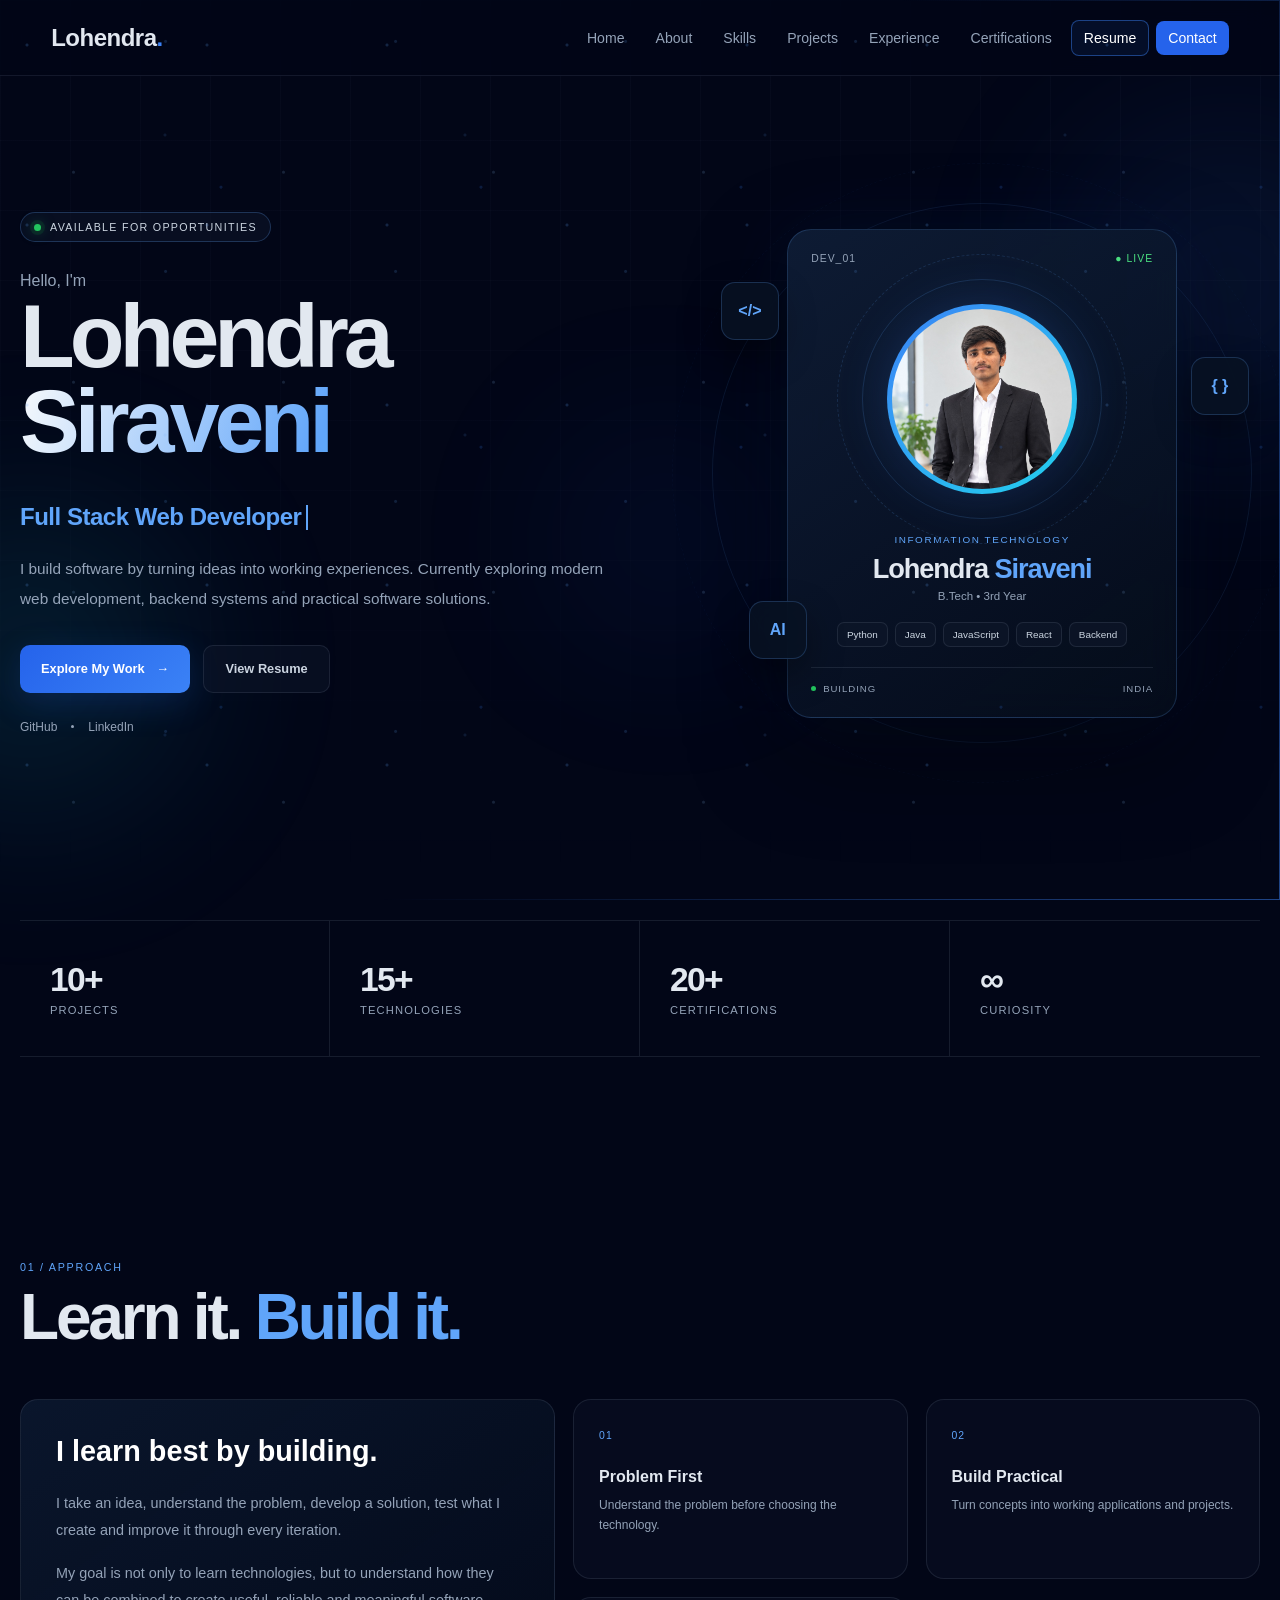
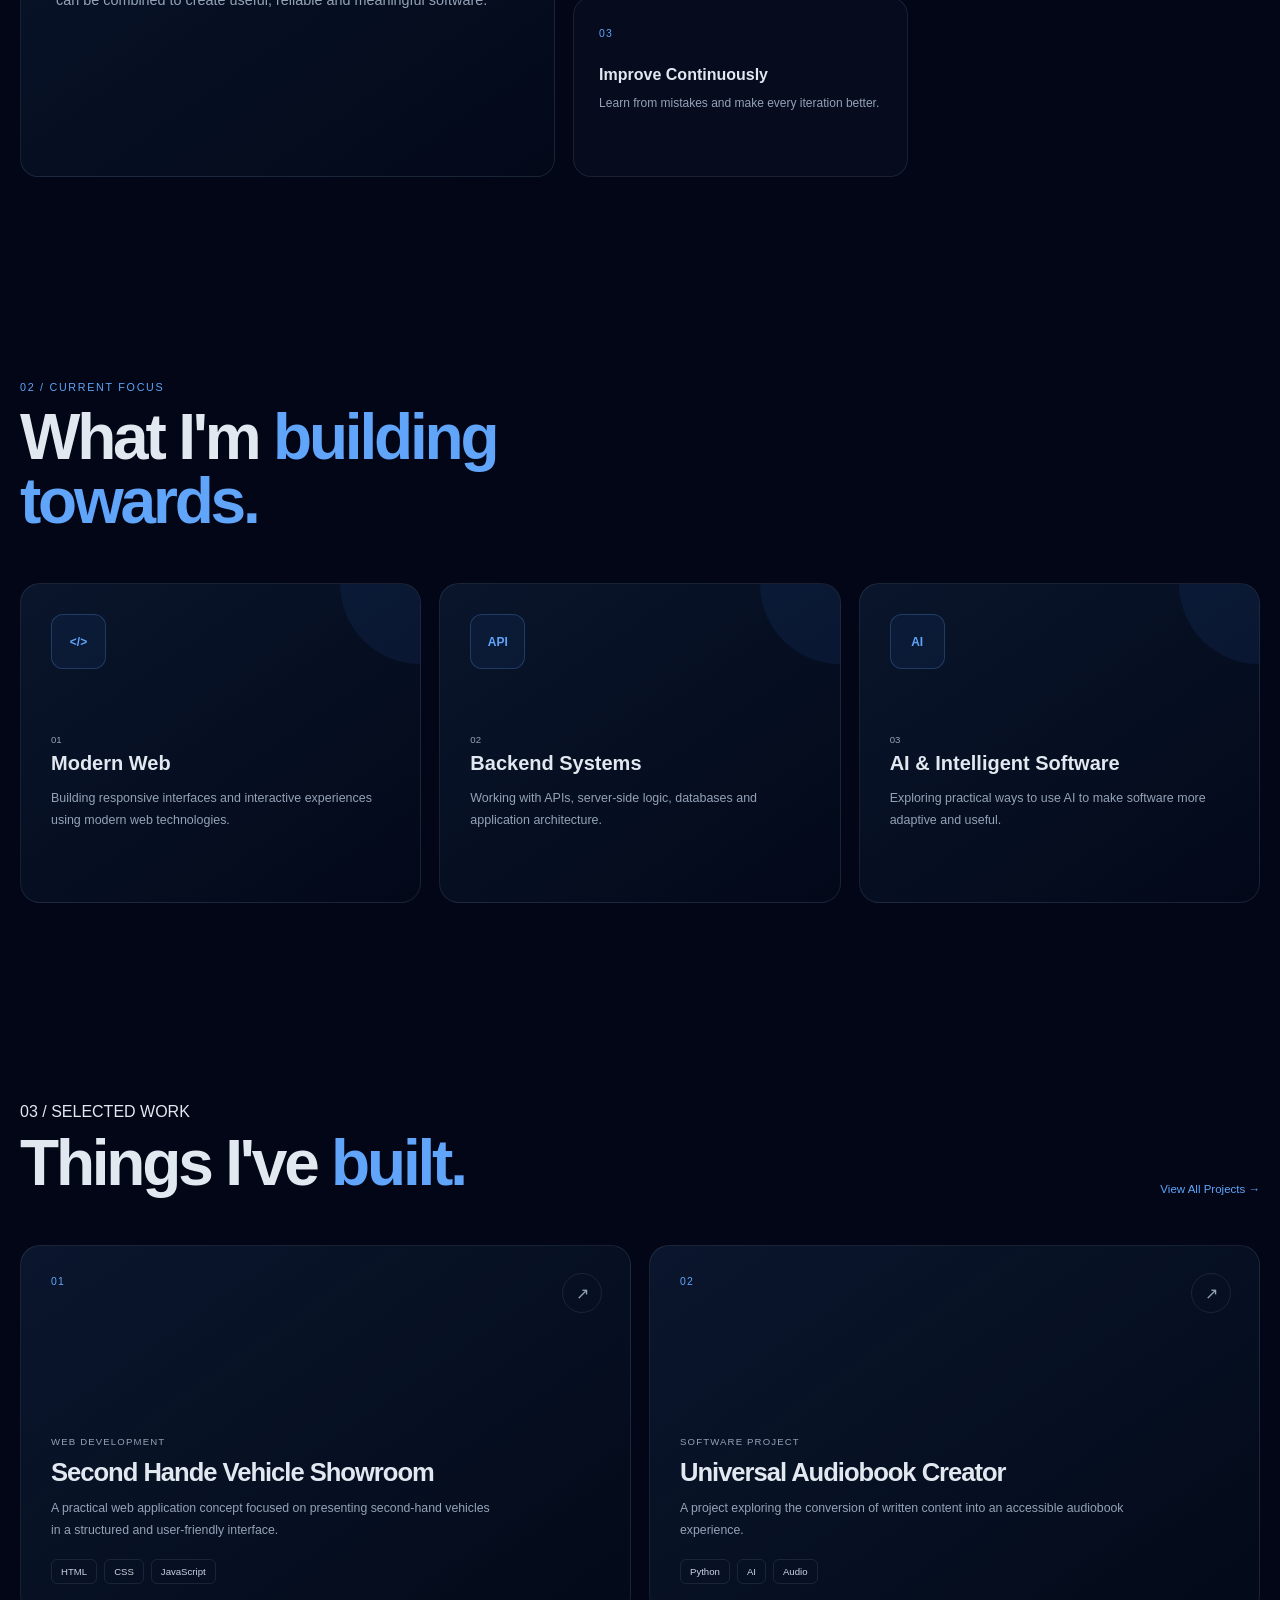
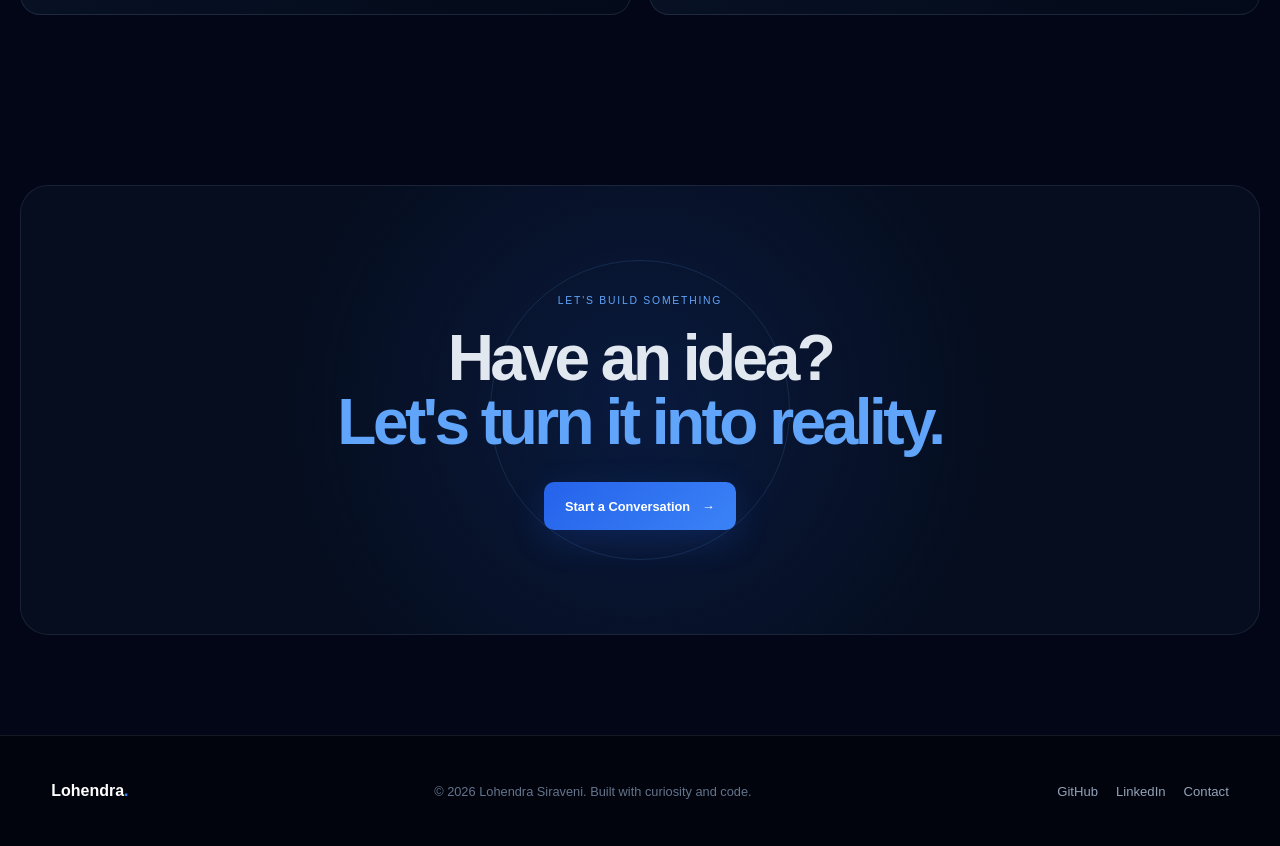
<file: index.html>
<!DOCTYPE html>
<html lang="en">
<head>
    <meta charset="UTF-8">

    <meta name="viewport" content="width=device-width, initial-scale=1.0">

    <title>Lohendra | Full Stack Web Developer</title>

    <meta
        name="description"
        content="Lohendra Siraveni - Information Technology student and developer building practical software and modern web experiences."
    >

    <link rel="stylesheet" href="css/style.css">
</head>

<body>

    <!-- Background -->
    <div class="background-grid"></div>

    <div class="ambient ambient-one"></div>
    <div class="ambient ambient-two"></div>
    <div class="ambient ambient-three"></div>

    <!-- Navigation -->
    <header class="navbar">



    <div class="nav-container">

        <a href="index.html" class="logo">
            Lohendra<span>.</span>
        </a>

        <button class="hamburger" id="hamburger" type="button" aria-label="Open navigation" aria-expanded="false">
            <span></span>
            <span></span>
            <span></span>
        </button>

        <nav class="nav-menu" id="navMenu">

            <a href="index.html">Home</a>
            <a href="about.html">About</a>
            <a href="skills.html">Skills</a>
            <a href="projects.html">Projects</a>
            <a href="experience.html">Experience</a>
            <a href="certifications.html">Certifications</a>

            <!-- Resume is NOT replaced by hamburger -->
            <a href="resume.html" class="nav-resume">Resume</a>

            <a href="contact.html" class="nav-contact">Contact</a>

        </nav>

    </div>
    

    
</header>


    <main>

        <!-- HERO -->
        <section class="hero">

            <div class="hero-content">

                <div class="hero-label">
                    <span class="status-dot"></span>
                    AVAILABLE FOR OPPORTUNITIES
                </div>

                <p class="hero-intro">
                    Hello, I'm
                </p>

                <h1>
                    Lohendra
                    <span>Siraveni</span>
                </h1>

                <!-- Fixed height prevents layout jumping -->
                <div class="typing-wrapper">
                    <span id="typingText"></span>
                    <span class="typing-cursor"></span>
                </div>

                <p class="hero-description">
                    I build software by turning ideas into working experiences.
                    Currently exploring modern web development, backend systems
                    and practical software solutions.
                </p>

                <div class="hero-actions">

                    <a href="projects.html" class="btn btn-primary">
                        Explore My Work
                        <span>→</span>
                    </a>

                    <a href="resume.html" class="btn btn-secondary">
                        View Resume
                    </a>

                </div>

                <div class="hero-links">

                    <a
                        href="https://github.com/siraveni-lohendra"
                        target="_blank"
                        rel="noopener noreferrer"
                    >
                        GitHub
                    </a>

                    <span></span>

                    <a
                        href="https://www.linkedin.com/in/lohendra-siraveni-139387328/"
                        target="_blank"
                        rel="noopener noreferrer"
                    >
                        LinkedIn
                    </a>

                </div>

            </div>


            <!-- 3D Developer Card -->
            <div class="hero-visual">

                <div class="orbit orbit-one"></div>
                <div class="orbit orbit-two"></div>

                <div
                    class="developer-card"
                    id="developerCard"
                >

                    <div class="card-top">

                        <span class="card-code">
                            DEV_01
                        </span>

                        <span class="card-live">
                            ● LIVE
                        </span>

                    </div>


                    <div class="profile-container">

                        <div class="profile-ring ring-one"></div>
                        <div class="profile-ring ring-two"></div>

                        <div class="profile-image-wrapper">

                            <img
                                src="images/profilepic1.png"
                                alt="Lohendra Siraveni"
                                class="profile-image"
                            >

                        </div>

                    </div>


                    <div class="developer-info">

                        <p class="developer-role">
                            INFORMATION TECHNOLOGY
                        </p>

                        <h2>
                            Lohendra
                            <span>Siraveni</span>
                        </h2>

                        <p class="developer-status">
                            B.Tech • 3rd Year
                        </p>

                    </div>


                    <div class="card-skills">

                        <span>Python</span>
                        <span>Java</span>
                        <span>JavaScript</span>
                        <span>React</span>
                        <span>Backend</span>

                    </div>


                    <div class="card-footer">

                        <span>
                            <i></i>
                            BUILDING
                        </span>

                        <span>
                            INDIA
                        </span>

                    </div>

                </div>


                <!-- Floating 3D Elements -->

                <div class="floating-element element-one">
                    <span>&lt;/&gt;</span>
                </div>

                <div class="floating-element element-two">
                    <span>{ }</span>
                </div>

                <div class="floating-element element-three">
                    <span>AI</span>
                </div>

            </div>

        </section>


        <!-- STATS -->
        <section class="stats-section">

            <div class="stats-grid">

                <div class="stat-card">
                    <strong>10+</strong>
                    <span>Projects</span>
                </div>

                <div class="stat-card">
                    <strong>15+</strong>
                    <span>Technologies</span>
                </div>

                <div class="stat-card">
                    <strong>20+</strong>
                    <span>Certifications</span>
                </div>

                <div class="stat-card">
                    <strong>∞</strong>
                    <span>Curiosity</span>
                </div>

            </div>

        </section>


        <!-- INTRODUCTION -->
        <section class="home-section intro-section">

            <div class="section-heading">

                <span>01 / APPROACH</span>

                <h2>
                    Learn it.
                    <span>Build it.</span>
                </h2>

            </div>

            <div class="intro-grid">

                <div class="intro-main">

                    <p class="large-text">
                        I learn best by building.
                    </p>

                    <p>
                        I take an idea, understand the problem, develop a
                        solution, test what I create and improve it through
                        every iteration.
                    </p>

                    <p>
                        My goal is not only to learn technologies, but to
                        understand how they can be combined to create useful,
                        reliable and meaningful software.
                    </p>

                </div>


                <div class="principle-card">

                    <span class="principle-number">
                        01
                    </span>

                    <h3>
                        Problem First
                    </h3>

                    <p>
                        Understand the problem before choosing the technology.
                    </p>

                </div>


                <div class="principle-card">

                    <span class="principle-number">
                        02
                    </span>

                    <h3>
                        Build Practical
                    </h3>

                    <p>
                        Turn concepts into working applications and projects.
                    </p>

                </div>


                <div class="principle-card">

                    <span class="principle-number">
                        03
                    </span>

                    <h3>
                        Improve Continuously
                    </h3>

                    <p>
                        Learn from mistakes and make every iteration better.
                    </p>

                </div>

            </div>

        </section>


        <!-- FOCUS -->
        <section class="home-section focus-section">

            <div class="section-heading">

                <span>02 / CURRENT FOCUS</span>

                <h2>
                    What I'm
                    <span>building towards.</span>
                </h2>

            </div>


            <div class="focus-grid">

                <article class="focus-card">

                    <div class="focus-icon">
                        &lt;/&gt;
                    </div>

                    <span>01</span>

                    <h3>
                        Modern Web
                    </h3>

                    <p>
                        Building responsive interfaces and interactive
                        experiences using modern web technologies.
                    </p>

                </article>


                <article class="focus-card">

                    <div class="focus-icon">
                        API
                    </div>

                    <span>02</span>

                    <h3>
                        Backend Systems
                    </h3>

                    <p>
                        Working with APIs, server-side logic, databases and
                        application architecture.
                    </p>

                </article>


                <article class="focus-card">

                    <div class="focus-icon">
                        AI
                    </div>

                    <span>03</span>

                    <h3>
                        AI & Intelligent Software
                    </h3>

                    <p>
                        Exploring practical ways to use AI to make software
                        more adaptive and useful.
                    </p>

                </article>

            </div>

        </section>


        <!-- FEATURED PROJECTS -->
        <section class="home-section projects-section">

            <div class="section-heading project-heading">

                <div>
                    <span>03 / SELECTED WORK</span>

                    <h2>
                        Things I've
                        <span>built.</span>
                    </h2>
                </div>

                <a href="projects.html" class="section-link">
                    View All Projects →
                </a>

            </div>


            <div class="project-preview-grid">

                <article class="project-card-large">

                    <div class="project-number">
                        01
                    </div>

                    <div class="project-content">

                        <span>
                            WEB DEVELOPMENT
                        </span>

                        <h3>
                            Second Hande Vehicle Showroom
                        </h3>

                        <p>
                            A practical web application concept focused on
                            presenting second-hand vehicles in a structured
                            and user-friendly interface.
                        </p>

                        <div class="project-tags">
                            <span>HTML</span>
                            <span>CSS</span>
                            <span>JavaScript</span>
                        </div>

                    </div>

                    <div class="project-arrow">
                        ↗
                    </div>

                </article>


                <article class="project-card-large">

                    <div class="project-number">
                        02
                    </div>

                    <div class="project-content">

                        <span>
                            SOFTWARE PROJECT
                        </span>

                        <h3>
                            Universal Audiobook Creator
                        </h3>

                        <p>
                            A project exploring the conversion of written
                            content into an accessible audiobook experience.
                        </p>

                        <div class="project-tags">
                            <span>Python</span>
                            <span>AI</span>
                            <span>Audio</span>
                        </div>

                    </div>

                    <div class="project-arrow">
                        ↗
                    </div>

                </article>

            </div>

        </section>


        <!-- CTA -->
        <section class="final-cta">

            <div class="cta-glow"></div>

            <div class="cta-content">

                <span>
                    LET'S BUILD SOMETHING
                </span>

                <h2>
                    Have an idea?
                    <br>
                    <span>Let's turn it into reality.</span>
                </h2>

                <a href="contact.html" class="btn btn-primary">
                    Start a Conversation
                    <span>→</span>
                </a>

            </div>

        </section>

    </main>

<footer class="site-footer">

    <div class="footer-container">

        <div class="footer-brand">
            Lohendra<span>.</span>
        </div>

        <div class="footer-copy">
            © 2026 Lohendra Siraveni. Built with curiosity and code.
        </div>

        <div class="footer-links">
            <a href="github.com">GitHub</a>
            <a href="linkedin.com">LinkedIn</a>
            <a href="contact.html">Contact</a>
        </div>

    </div>

</footer>


    <script src="js/script.js"></script>

</body>
</html>
</file>
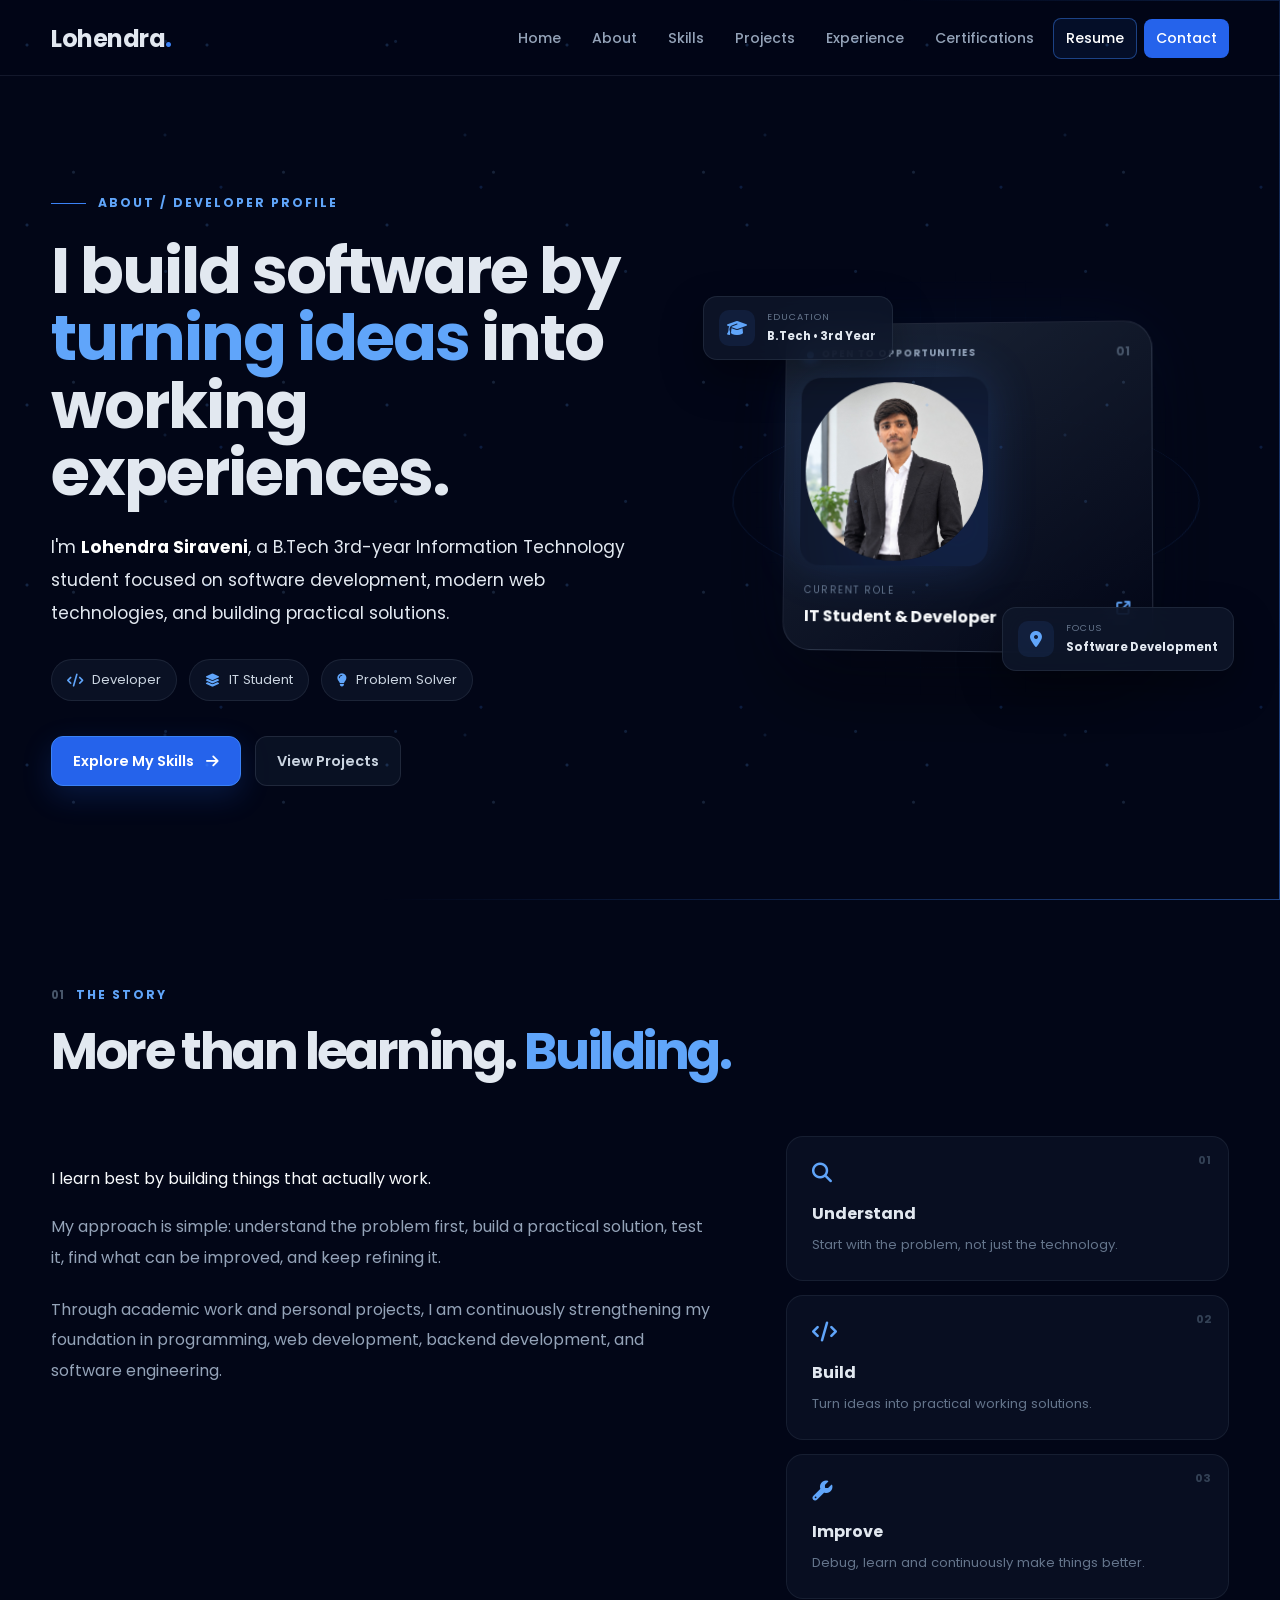
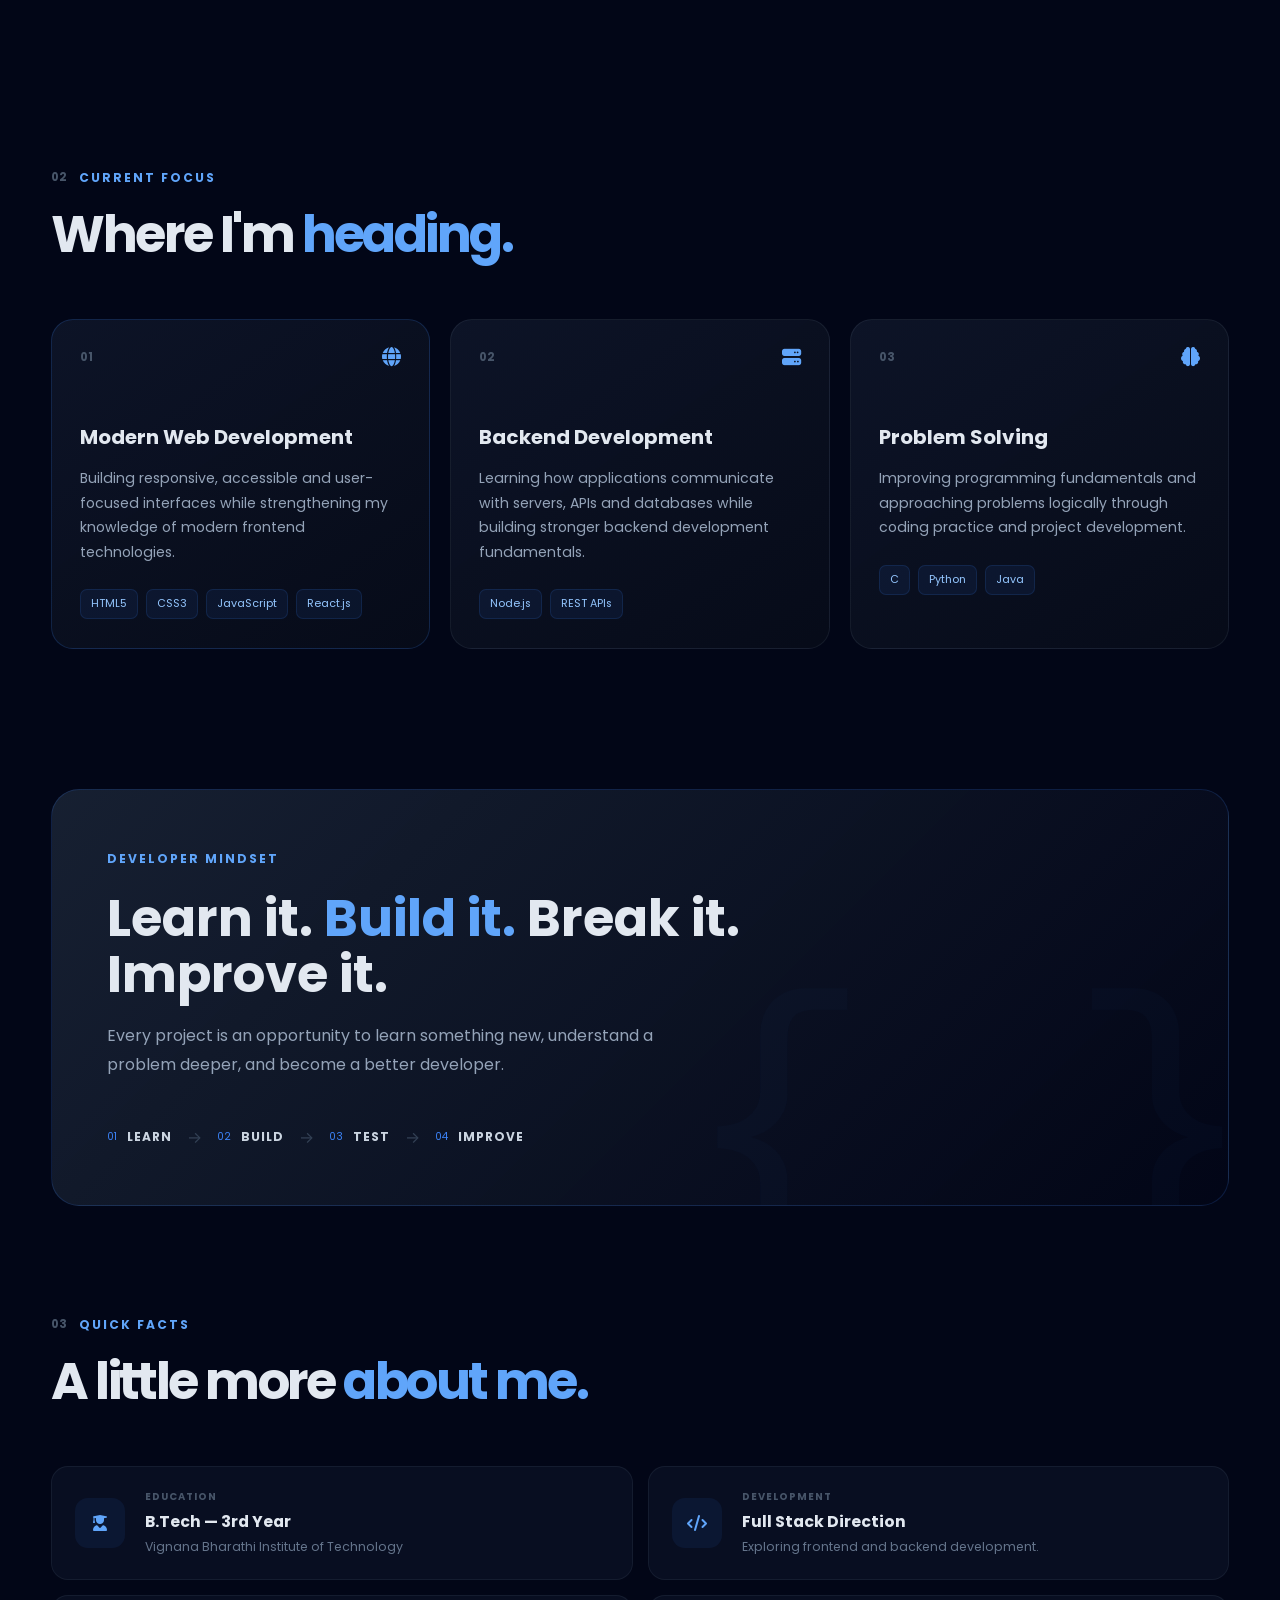
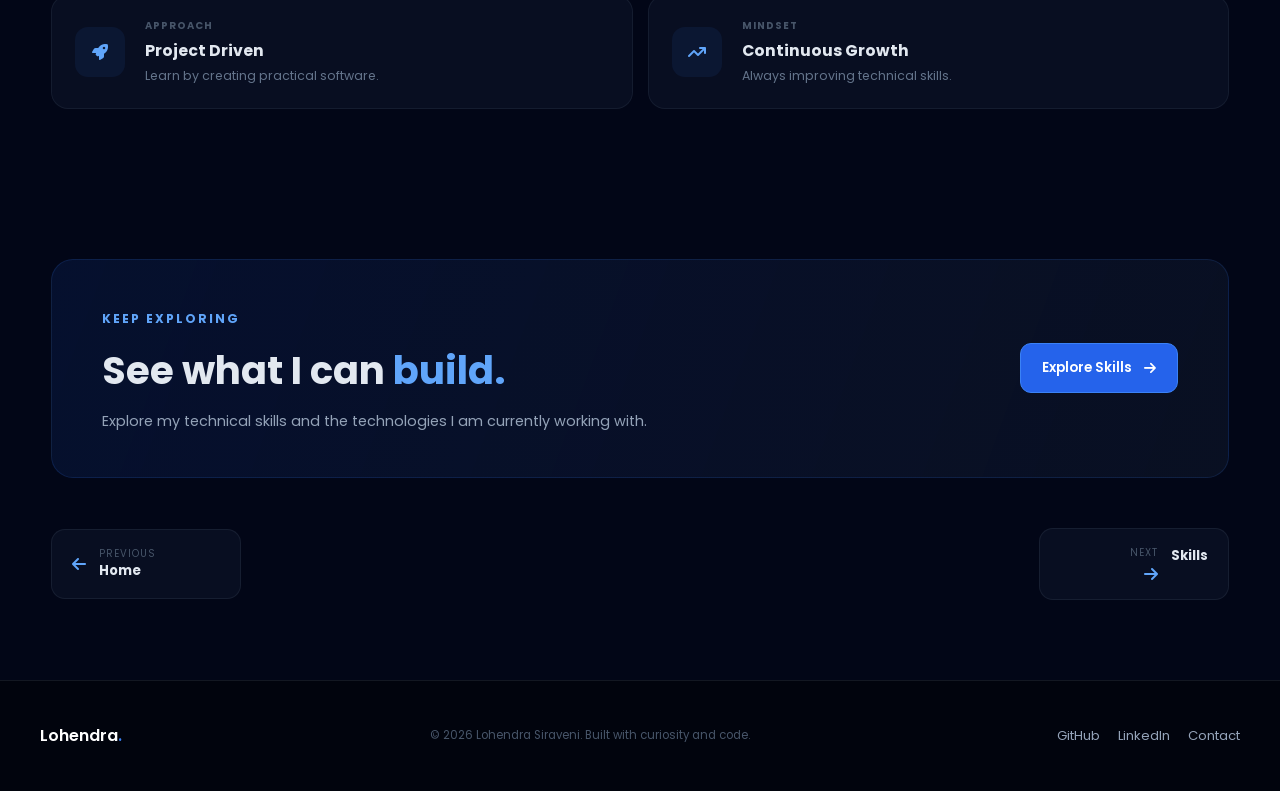
<file: about.html>
<!DOCTYPE html>
<html lang="en">
<head>
    <meta charset="UTF-8">

    <meta name="description"
          content="About Lohendra Siraveni - Information Technology student and software developer.">

    <meta name="viewport" content="width=device-width, initial-scale=1.0">

    <title>About | Lohendra.</title>

    <!-- Font Awesome -->
    <link rel="stylesheet"
          href="https://cdnjs.cloudflare.com/ajax/libs/font-awesome/6.5.2/css/all.min.css">

    <!-- Google Fonts -->
    <link rel="preconnect" href="https://fonts.googleapis.com">
    <link rel="preconnect" href="https://fonts.gstatic.com" crossorigin>

    <link href="https://fonts.googleapis.com/css2?family=Inter:wght@300;400;500;600;700&family=Poppins:wght@500;600;700;800&display=swap"
          rel="stylesheet">

    <!-- Main Portfolio CSS -->
    <link rel="stylesheet" href="css/style.css">

    <!-- About Page CSS -->
    <link rel="stylesheet" href="css/about.css">
</head>

<body>

<!-- =========================
     PAGE LOADER
========================= -->

<div id="loader">

    <div class="loader-content">



        <div class="loader-dots">
            <span></span>
            <span></span>
            <span></span>
        </div>

    </div>

</div>


<!-- =========================
     NAVIGATION
========================= -->
<header class="navbar">
    <div class="nav-container">

        <a href="index.html" class="logo">
            Lohendra<span>.</span>
        </a>

        <button class="hamburger" id="hamburger" type="button" aria-label="Open navigation" aria-expanded="false">
            <span></span>
            <span></span>
            <span></span>
        </button>

        <nav class="nav-menu" id="navMenu">

            <a href="index.html">Home</a>
            <a href="about.html">About</a>
            <a href="skills.html">Skills</a>
            <a href="projects.html">Projects</a>
            <a href="experience.html">Experience</a>
            <a href="certifications.html">Certifications</a>

            <!-- Resume is NOT replaced by hamburger -->
            <a href="resume.html" class="nav-resume">Resume</a>

            <a href="contact.html" class="nav-contact">Contact</a>

        </nav>
    </div>

</header>


<main>


<!-- =========================
     ABOUT HERO
========================= -->

<section class="about-hero">

    <div class="about-grid">

        <!-- LEFT CONTENT -->

        <div class="about-intro">

            <div class="section-label">

                <span class="label-line"></span>

                ABOUT / DEVELOPER PROFILE

            </div>

            <h1>

                I build software by
                <span>turning ideas</span>
                into working experiences.

            </h1>

            <p class="about-lead">

                I'm <strong>Lohendra Siraveni</strong>, a B.Tech 3rd-year
                Information Technology student focused on software development,
                modern web technologies, and building practical solutions.

            </p>

            <div class="about-tags">

                <span>
                    <i class="fa-solid fa-code"></i>
                    Developer
                </span>

                <span>
                    <i class="fa-solid fa-layer-group"></i>
                    IT Student
                </span>

                <span>
                    <i class="fa-solid fa-lightbulb"></i>
                    Problem Solver
                </span>

            </div>

            <div class="about-actions">

                <a href="skills.html" class="about-btn primary-btn">

                    Explore My Skills

                    <i class="fa-solid fa-arrow-right"></i>

                </a>

                <a href="projects.html" class="about-btn secondary-btn">

                    View Projects

                </a>

            </div>

        </div>


        <!-- RIGHT PROFILE -->

        <div class="profile-stage">

            <div class="stage-grid"></div>

            <div class="orbit orbit-one"></div>
            <div class="orbit orbit-two"></div>

            <div class="profile-card">

                <div class="profile-top">

                    <span class="profile-status">

                        <span class="status-dot"></span>

                        OPEN TO OPPORTUNITIES

                    </span>

                    <span class="profile-index">
                        01
                    </span>

                </div>

                <div class="profile-image-wrapper">

                    <div class="profile-glow"></div>

                    <img src="images/profilepic1.png"
                         alt="Lohendra Siraveni"
                         class="profile-image">

                </div>

                <div class="profile-bottom">

                    <div>

                        <span class="profile-small">
                            CURRENT ROLE
                        </span>

                        <h3>
                            IT Student & Developer
                        </h3>

                    </div>

                    <i class="fa-solid fa-arrow-up-right-from-square"></i>

                </div>

            </div>


            <!-- FLOATING CARD 1 -->

            <div class="floating-card floating-card-one">

                <i class="fa-solid fa-graduation-cap"></i>

                <div>

                    <span>
                        EDUCATION
                    </span>

                    <strong>
                        B.Tech • 3rd Year
                    </strong>

                </div>

            </div>


            <!-- FLOATING CARD 2 -->

            <div class="floating-card floating-card-two">

                <i class="fa-solid fa-location-dot"></i>

                <div>

                    <span>
                        FOCUS
                    </span>

                    <strong>
                        Software Development
                    </strong>

                </div>

            </div>

        </div>

    </div>

</section>


<!-- =========================
     ABOUT STORY
========================= -->

<section class="about-story">

    <div class="section-heading">

        <div>

            <span class="section-number">
                01
            </span>

            <span class="section-label">
                THE STORY
            </span>

        </div>

        <h2>
            More than learning.
            <span>Building.</span>
        </h2>

    </div>


    <div class="story-grid">

        <div class="story-main">

            <p class="story-highlight">

                I learn best by building things that actually work.

            </p>

            <p>

                My approach is simple: understand the problem first,
                build a practical solution, test it, find what can be
                improved, and keep refining it.

            </p>

            <p>

                Through academic work and personal projects, I am
                continuously strengthening my foundation in programming,
                web development, backend development, and software
                engineering.

            </p>

        </div>


        <div class="story-side">

            <div class="mini-card">

                <span class="mini-number">
                    01
                </span>

                <i class="fa-solid fa-magnifying-glass"></i>

                <h3>
                    Understand
                </h3>

                <p>
                    Start with the problem, not just the technology.
                </p>

            </div>


            <div class="mini-card">

                <span class="mini-number">
                    02
                </span>

                <i class="fa-solid fa-code"></i>

                <h3>
                    Build
                </h3>

                <p>
                    Turn ideas into practical working solutions.
                </p>

            </div>


            <div class="mini-card">

                <span class="mini-number">
                    03
                </span>

                <i class="fa-solid fa-wrench"></i>

                <h3>
                    Improve
                </h3>

                <p>
                    Debug, learn and continuously make things better.
                </p>

            </div>

        </div>

    </div>

</section>


<!-- =========================
     CURRENT FOCUS
========================= -->

<section class="focus-section">

    <div class="section-heading">

        <div>

            <span class="section-number">
                02
            </span>

            <span class="section-label">
                CURRENT FOCUS
            </span>

        </div>

        <h2>
            Where I'm
            <span>heading.</span>
        </h2>

    </div>


    <div class="focus-grid">


        <article class="focus-card featured-focus">

            <div class="focus-card-top">

                <span class="focus-index">
                    01
                </span>

                <i class="fa-solid fa-globe"></i>

            </div>

            <h3>
                Modern Web Development
            </h3>

            <p>

                Building responsive, accessible and user-focused
                interfaces while strengthening my knowledge of
                modern frontend technologies.

            </p>

            <div class="focus-tech">

                <span>HTML5</span>
                <span>CSS3</span>
                <span>JavaScript</span>
                <span>React.js</span>

            </div>

        </article>


        <article class="focus-card">

            <div class="focus-card-top">

                <span class="focus-index">
                    02
                </span>

                <i class="fa-solid fa-server"></i>

            </div>

            <h3>
                Backend Development
            </h3>

            <p>

                Learning how applications communicate with servers,
                APIs and databases while building stronger backend
                development fundamentals.

            </p>

            <div class="focus-tech">

                <span>Node.js</span>
                <span>REST APIs</span>

            </div>

        </article>


        <article class="focus-card">

            <div class="focus-card-top">

                <span class="focus-index">
                    03
                </span>

                <i class="fa-solid fa-brain"></i>

            </div>

            <h3>
                Problem Solving
            </h3>

            <p>

                Improving programming fundamentals and approaching
                problems logically through coding practice and
                project development.

            </p>

            <div class="focus-tech">

                <span>C</span>
                <span>Python</span>
                <span>Java</span>

            </div>

        </article>

    </div>

</section>


<!-- =========================
     DEVELOPER MINDSET
========================= -->

<section class="mindset-section">

    <div class="mindset-card">

        <div class="mindset-background">
            <span>{ }</span>
        </div>

        <div class="mindset-content">

            <span class="section-label">
                DEVELOPER MINDSET
            </span>

            <h2>
                Learn it.
                <span>Build it.</span>
                Break it.
                Improve it.
            </h2>

            <p>

                Every project is an opportunity to learn something new,
                understand a problem deeper, and become a better developer.

            </p>

        </div>


        <div class="mindset-flow">

            <div class="flow-item">

                <span>01</span>
                <strong>LEARN</strong>

            </div>

            <div class="flow-arrow">
                →
            </div>

            <div class="flow-item">

                <span>02</span>
                <strong>BUILD</strong>

            </div>

            <div class="flow-arrow">
                →
            </div>

            <div class="flow-item">

                <span>03</span>
                <strong>TEST</strong>

            </div>

            <div class="flow-arrow">
                →
            </div>

            <div class="flow-item">

                <span>04</span>
                <strong>IMPROVE</strong>

            </div>

        </div>

    </div>

</section>


<!-- =========================
     QUICK FACTS
========================= -->

<section class="facts-section">

    <div class="section-heading">

        <div>

            <span class="section-number">
                03
            </span>

            <span class="section-label">
                QUICK FACTS
            </span>

        </div>

        <h2>
            A little more
            <span>about me.</span>
        </h2>

    </div>


    <div class="facts-grid">


        <div class="fact-card">

            <div class="fact-icon">
                <i class="fa-solid fa-user-graduate"></i>
            </div>

            <div>

                <span>
                    EDUCATION
                </span>

                <h3>
                    B.Tech — 3rd Year
                </h3>

                <p>
                    Vignana Bharathi Institute of Technology
                </p>

            </div>

        </div>


        <div class="fact-card">

            <div class="fact-icon">
                <i class="fa-solid fa-code"></i>
            </div>

            <div>

                <span>
                    DEVELOPMENT
                </span>

                <h3>
                    Full Stack Direction
                </h3>

                <p>
                    Exploring frontend and backend development.
                </p>

            </div>

        </div>


        <div class="fact-card">

            <div class="fact-icon">
                <i class="fa-solid fa-rocket"></i>
            </div>

            <div>

                <span>
                    APPROACH
                </span>

                <h3>
                    Project Driven
                </h3>

                <p>
                    Learn by creating practical software.
                </p>

            </div>

        </div>


        <div class="fact-card">

            <div class="fact-icon">
                <i class="fa-solid fa-arrow-trend-up"></i>
            </div>

            <div>

                <span>
                    MINDSET
                </span>

                <h3>
                    Continuous Growth
                </h3>

                <p>
                    Always improving technical skills.
                </p>

            </div>

        </div>

    </div>

</section>


<!-- =========================
     NEXT STEP
========================= -->

<section class="about-next">

    <div class="next-content">

        <span class="section-label">
            KEEP EXPLORING
        </span>

        <h2>
            See what I can
            <span>build.</span>
        </h2>

        <p>
            Explore my technical skills and the technologies
            I am currently working with.
        </p>

    </div>

    <a href="skills.html" class="next-button">

        Explore Skills

        <i class="fa-solid fa-arrow-right"></i>

    </a>

</section>


<!-- =========================
     PAGE NAVIGATION
========================= -->

<div class="page-navigation">

    <a href="index.html"
       class="page-nav-card">

        <i class="fa-solid fa-arrow-left"></i>

        <span>
            Previous
        </span>

        <strong>
            Home
        </strong>

    </a>


    <a href="skills.html"
       class="page-nav-card next">

        <span>
            Next
        </span>

        <strong>
            Skills
        </strong>

        <i class="fa-solid fa-arrow-right"></i>

    </a>

</div>

</main>


<!-- =========================
     FOOTER
========================= -->
<footer class="site-footer">

    <div class="footer-container">

        <div class="footer-brand">
            Lohendra<span>.</span>
        </div>

        <div class="footer-copy">
            © 2026 Lohendra Siraveni. Built with curiosity and code.
        </div>

        <div class="footer-links">
            <a href="github.com">GitHub</a>
            <a href="linkedin.com">LinkedIn</a>
            <a href="contact.html">Contact</a>
        </div>

    </div>

</footer>


<!-- Scripts -->

<script src="js/script.js"></script>

</body>
</html>
</file>
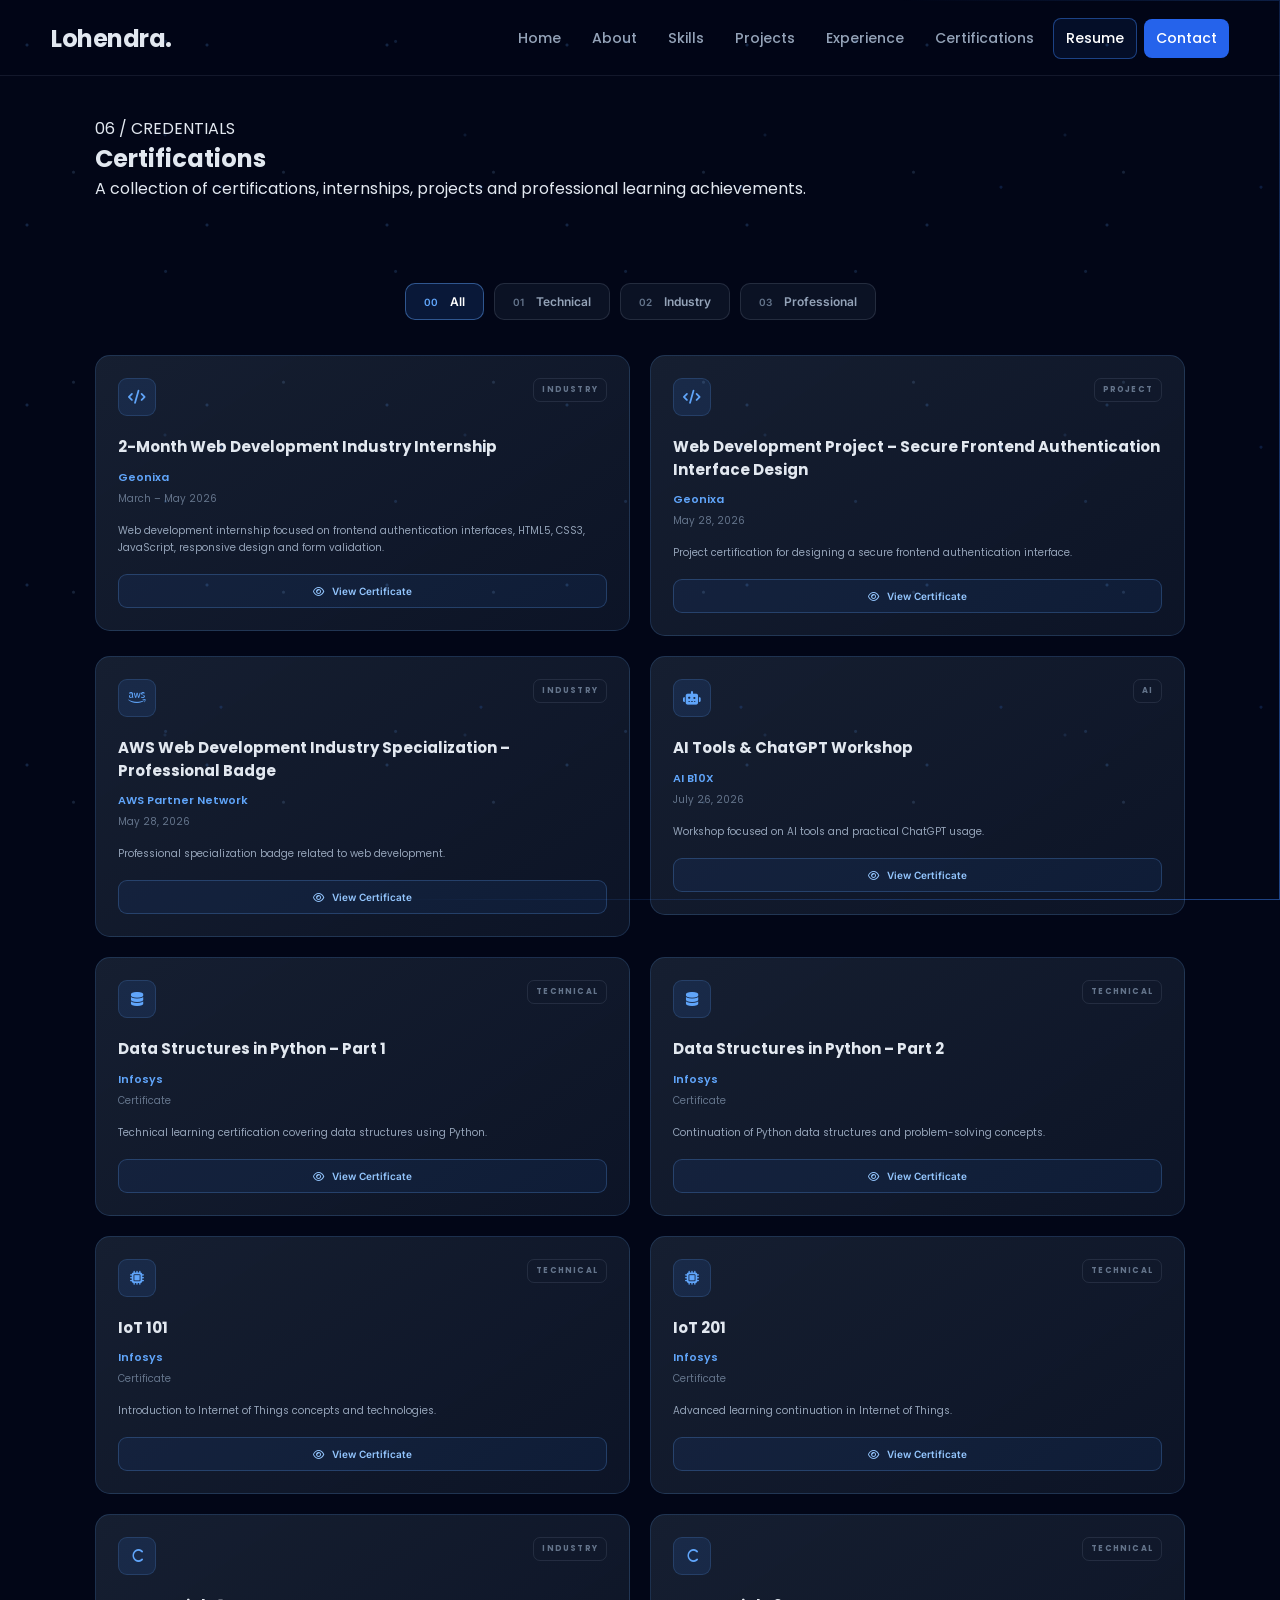
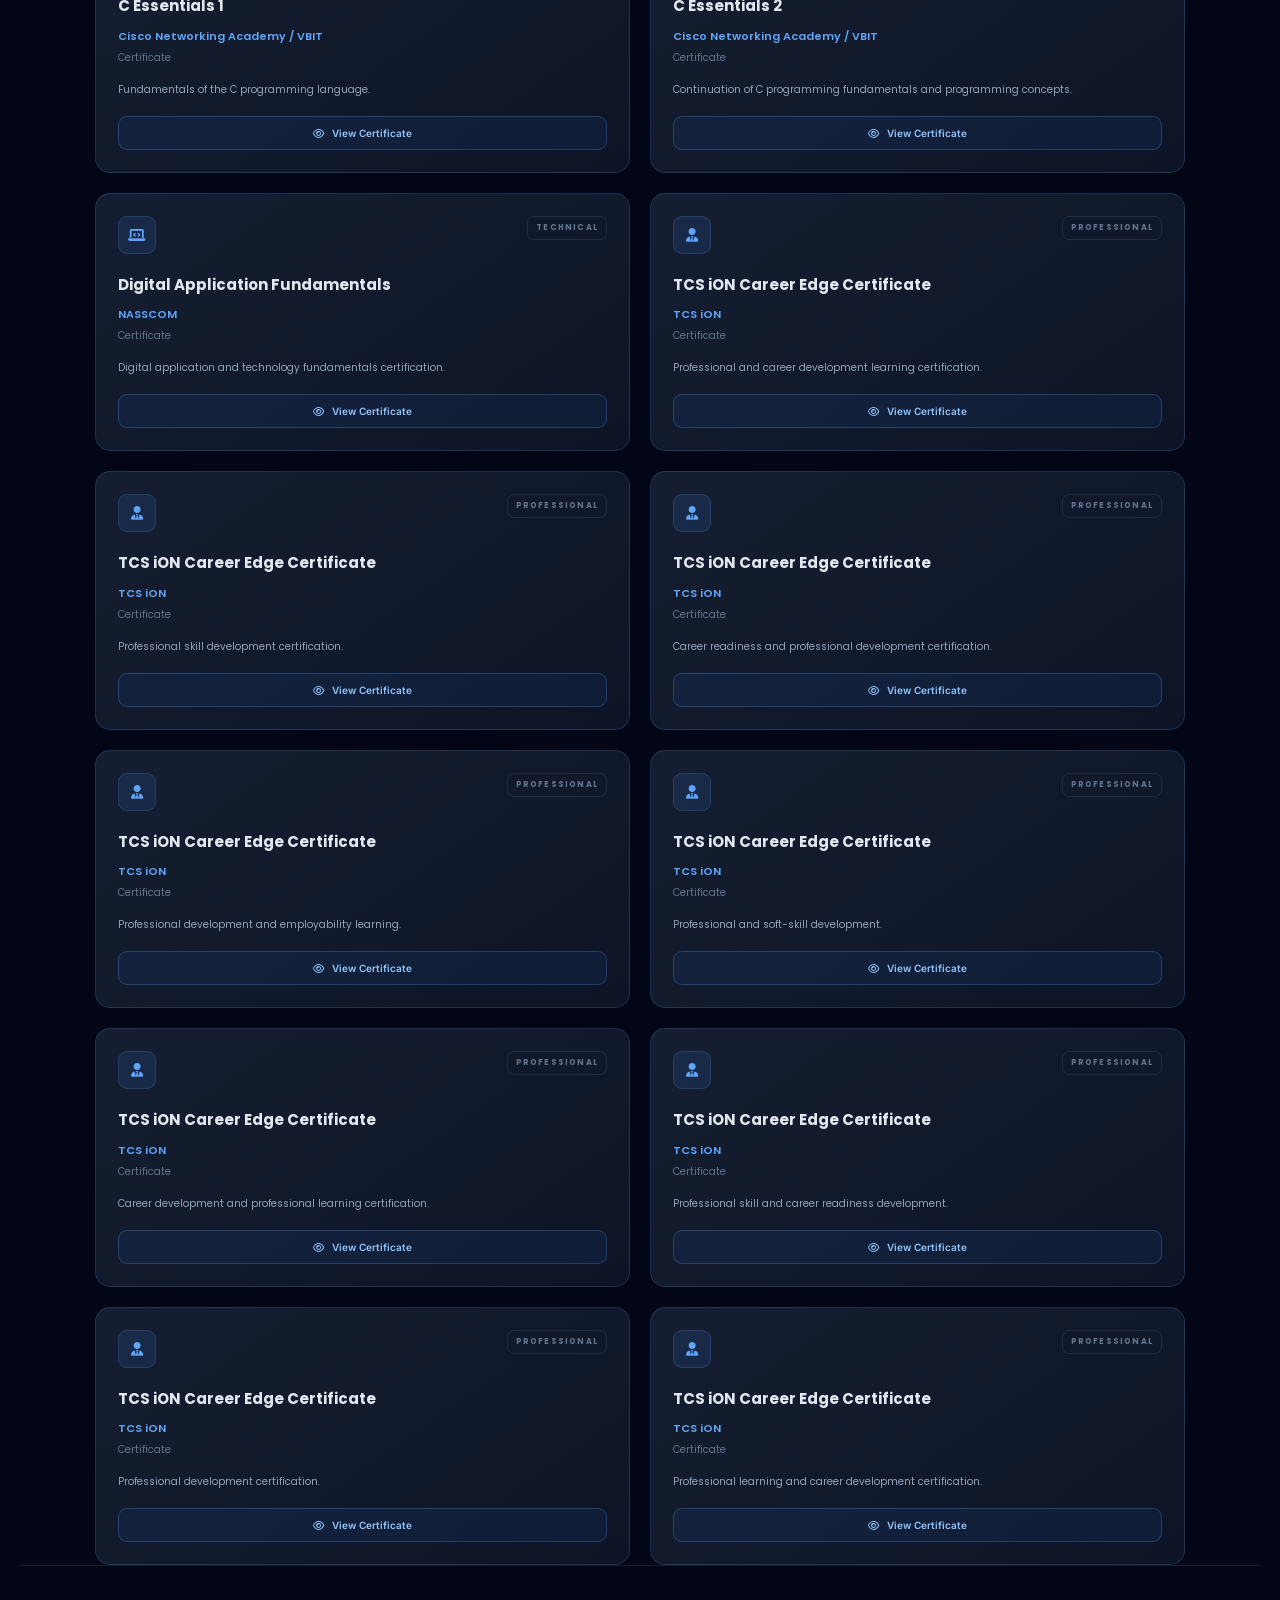
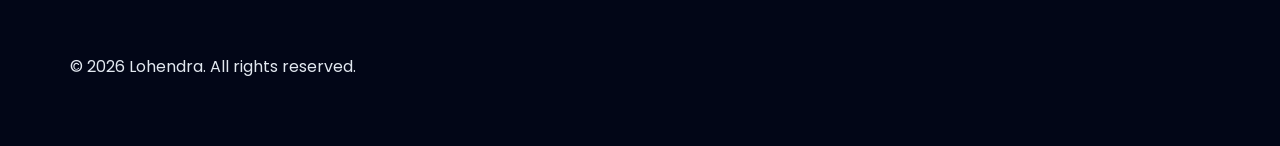
<file: certifications.html>
<!DOCTYPE html>
<html lang="en">

<head>
    <meta charset="UTF-8">
    <meta name="viewport" content="width=device-width, initial-scale=1.0">

    <title>Certifications | Lohendra</title>

    <!-- Google Fonts -->
    <link rel="preconnect" href="https://fonts.googleapis.com">
    <link rel="preconnect" href="https://fonts.gstatic.com" crossorigin>

    <link
        href="https://fonts.googleapis.com/css2?family=Inter:wght@400;500;600;700&family=Poppins:wght@500;600;700&display=swap"
        rel="stylesheet">

    <!-- Font Awesome -->
    <link
        rel="stylesheet"
        href="https://cdnjs.cloudflare.com/ajax/libs/font-awesome/6.5.2/css/all.min.css">

    <!-- Main CSS -->
    <link rel="stylesheet" href="css/style.css">

    <!-- Certification CSS -->
    <link rel="stylesheet" href="css/certifications.css">

    <style>

        /* =========================================================
           CERTIFICATION FILTER
        ========================================================= */

        .cert-category-bar {
            display: flex;
            justify-content: center;
            align-items: center;
            gap: 10px;
            margin: 42px auto 35px;
            flex-wrap: wrap;
        }

        .category-item {
            border: 1px solid rgba(148, 163, 184, 0.18);
            background: rgba(15, 23, 42, 0.75);
            color: #94a3b8;
            padding: 10px 18px;
            border-radius: 10px;
            cursor: pointer;
            font-family: "Inter", sans-serif;
            font-size: 12px;
            font-weight: 600;
            transition: all 0.25s ease;
        }

        .category-item span {
            margin-right: 7px;
            color: #64748b;
            font-size: 10px;
        }

        .category-item:hover {
            color: #e2e8f0;
            border-color: rgba(96, 165, 250, 0.35);
        }

        .category-item.active {
            color: #ffffff;
            background: rgba(59, 130, 246, 0.15);
            border-color: rgba(96, 165, 250, 0.45);
        }

        .category-item.active span {
            color: #60a5fa;
        }


        /* =========================================================
           CERTIFICATE GRID
        ========================================================= */

        .certificates-grid {
            display: grid;
            grid-template-columns: repeat(2, minmax(0, 1fr));
            gap: 20px;
            align-items: start;
        }


        /* =========================================================
           CERTIFICATE CARD
        ========================================================= */

        .certificate-card {
            width: 100%;
            padding: 22px;
            border: 1px solid rgba(96, 165, 250, 0.18);
            border-radius: 15px;
            background:
                linear-gradient(
                    145deg,
                    rgba(30, 41, 59, 0.72),
                    rgba(15, 23, 42, 0.82)
                );

            transition:
                border-color 0.25s ease,
                box-shadow 0.25s ease,
                transform 0.25s ease;
        }

        .certificate-card:hover {
            border-color: rgba(96, 165, 250, 0.35);
            transform: translateY(-2px);
        }

        .certificate-card.is-open {
            border-color: rgba(96, 165, 250, 0.45);

            box-shadow:
                0 25px 70px rgba(0, 0, 0, 0.35),
                0 0 35px rgba(59, 130, 246, 0.08);
        }

        .certificate-card.filter-hidden {
            display: none;
        }


        /* =========================================================
           CARD TOP
        ========================================================= */

        .certificate-top {
            display: flex;
            justify-content: space-between;
            align-items: flex-start;
            margin-bottom: 20px;
        }

        .certificate-icon {
            width: 38px;
            height: 38px;

            display: flex;
            align-items: center;
            justify-content: center;

            border-radius: 9px;

            background: rgba(59, 130, 246, 0.12);
            border: 1px solid rgba(96, 165, 250, 0.18);

            color: #60a5fa;
            font-size: 14px;
        }

        .certificate-type {
            padding: 5px 8px;

            border-radius: 7px;

            border: 1px solid rgba(148, 163, 184, 0.15);

            color: #64748b;

            font-size: 8px;
            font-weight: 700;

            letter-spacing: 1.2px;
        }


        /* =========================================================
           CARD CONTENT
        ========================================================= */

        .certificate-card h3 {
            margin: 0 0 10px;

            color: #e2e8f0;

            font-family: "Poppins", sans-serif;

            font-size: 15px;
            line-height: 1.5;
        }

        .certificate-issuer {
            margin: 0 0 5px;

            color: #60a5fa;

            font-size: 11px;
            font-weight: 600;
        }

        .certificate-date {
            margin-bottom: 15px;

            color: #64748b;

            font-size: 10px;
        }

        .certificate-description {
            margin-bottom: 18px;

            color: #94a3b8;

            font-size: 10px;
            line-height: 1.7;
        }


        /* =========================================================
           VIEW BUTTON
        ========================================================= */

        .view-certificate-btn {
            width: 100%;

            display: flex;
            align-items: center;
            justify-content: center;
            gap: 8px;

            padding: 10px 14px;

            border: 1px solid rgba(96, 165, 250, 0.25);
            border-radius: 9px;

            background: rgba(59, 130, 246, 0.08);

            color: #93c5fd;

            font-family: "Inter", sans-serif;
            font-size: 10px;
            font-weight: 600;

            cursor: pointer;

            transition: all 0.25s ease;
        }

        .view-certificate-btn:hover {
            background: rgba(59, 130, 246, 0.15);
            border-color: rgba(96, 165, 250, 0.45);
            color: #dbeafe;
        }

        .view-certificate-btn.active {
            background: rgba(239, 68, 68, 0.08);
            border-color: rgba(248, 113, 113, 0.25);
            color: #fca5a5;
        }


        /* =========================================================
           SINGLE CERTIFICATE PREVIEW
        ========================================================= */

        .certificate-preview {
            width: 100%;

            margin-top: 22px;
            padding: 15px;

            border: 1px solid rgba(96, 165, 250, 0.25);
            border-radius: 14px;

            background: rgba(2, 6, 23, 0.97);

            box-shadow:
                0 25px 60px rgba(0, 0, 0, 0.35),
                0 0 30px rgba(59, 130, 246, 0.08);

            animation: certificatePreviewOpen 0.3s ease;
        }

        @keyframes certificatePreviewOpen {

            from {
                opacity: 0;
                transform: translateY(-10px);
            }

            to {
                opacity: 1;
                transform: translateY(0);
            }

        }


        /* =========================================================
           PREVIEW HEADER
        ========================================================= */

        .preview-header {
            display: flex;
            align-items: center;
            justify-content: space-between;

            margin-bottom: 12px;
        }

        .preview-header span {
            display: block;

            margin-bottom: 4px;

            color: #60a5fa;

            font-size: 8px;
            font-weight: 700;

            letter-spacing: 1.8px;
        }

        .preview-header h4 {
            margin: 0;

            color: #e2e8f0;

            font-family: "Poppins", sans-serif;

            font-size: 13px;
        }


        /* =========================================================
           CLOSE BUTTON
        ========================================================= */

        .preview-close {
            width: 32px;
            height: 32px;

            display: flex;
            align-items: center;
            justify-content: center;

            border: 1px solid rgba(148, 163, 184, 0.15);
            border-radius: 8px;

            background: rgba(30, 41, 59, 0.8);

            color: #94a3b8;

            cursor: pointer;

            transition: all 0.25s ease;
        }

        .preview-close:hover {
            background: rgba(239, 68, 68, 0.12);
            color: #fca5a5;

            transform: rotate(90deg);
        }


        /* =========================================================
           PDF FRAME
        ========================================================= */

        .preview-frame-wrapper {
            width: 100%;

            overflow: hidden;

            border-radius: 10px;

            background: #ffffff;
        }

        .certificate-frame {
            display: block;

            width: 100%;
            height: 600px;

            border: none;

            background: #ffffff;
        }


        /* =========================================================
           PREVIEW FOOTER
        ========================================================= */

        .preview-footer {
            display: flex;
            align-items: center;
            justify-content: space-between;

            gap: 15px;

            padding: 12px 2px 2px;
        }

        .preview-footer span {
            color: #64748b;

            font-size: 9px;
        }

        .open-certificate {
            display: inline-flex;
            align-items: center;

            gap: 6px;

            color: #60a5fa;

            font-size: 9px;
            font-weight: 600;

            text-decoration: none;

            transition: color 0.25s ease;
        }

        .open-certificate:hover {
            color: #bfdbfe;
        }


        /* =========================================================
           MOBILE
        ========================================================= */

        @media (max-width: 800px) {

            .certificates-grid {
                grid-template-columns: 1fr;
            }

        }

        @media (max-width: 600px) {

            .certificate-frame {
                height: 480px;
            }

            .preview-footer {
                flex-direction: column;
                align-items: flex-start;
            }

        }

    </style>

</head>


<body>


    <!-- =========================================================
         LOADER
    ========================================================= -->

    <div id="loader">

        <div class="loader-content">

        

            <div class="loader-line"></div>

        </div>

    </div>


    <!-- =========================================================
         NAVBAR
    ========================================================= -->

    <header class="navbar">

        <div class="nav-container">

            <a href="index.html" class="logo">
                Lohendra.
            </a>

            <nav id="navMenu" class="nav-menu">

                <a href="index.html">Home</a>

                <a href="about.html">About</a>

                <a href="skills.html">Skills</a>

                <a href="projects.html">Projects</a>

                <a href="experience.html">Experience</a>

                <a href="certifications.html" class="active">
                    Certifications
                </a>

                <a href="resume.html" class="nav-resume">
                    Resume
                </a>

                <a href="contact.html" class="nav-contact">
                    Contact
                </a>

            </nav>


            <button
                type="button"
                id="hamburger"
                class="hamburger"
                aria-label="Open navigation"
                aria-expanded="false">

                <span></span>
                <span></span>
                <span></span>

            </button>

        </div>

    </header>



    <!-- =========================================================
         MAIN
    ========================================================= -->

    <main>


        <!-- =====================================================
             HERO
        ===================================================== -->

        <section class="page-hero">

            <div class="page-hero-inner">

                <span class="hero-number">
                    06 / CREDENTIALS
                </span>

                <h1>
                    Certifications
                </h1>

                <p>
                    A collection of certifications, internships,
                    projects and professional learning achievements.
                </p>

            </div>

        </section>



        <!-- =====================================================
             CERTIFICATIONS
        ===================================================== -->

        <section class="certifications-section">

            <div class="section-container">


                <!-- =================================================
                     FILTER
                ================================================= -->

                <div class="cert-category-bar">

                    <button
                        type="button"
                        class="category-item active"
                        data-filter="all">

                        <span>00</span>
                        All

                    </button>


                    <button
                        type="button"
                        class="category-item"
                        data-filter="technical">

                        <span>01</span>
                        Technical

                    </button>


                    <button
                        type="button"
                        class="category-item"
                        data-filter="industry">

                        <span>02</span>
                        Industry

                    </button>


                    <button
                        type="button"
                        class="category-item"
                        data-filter="professional">

                        <span>03</span>
                        Professional

                    </button>

                </div>



                <!-- =================================================
                     CERTIFICATE GRID
                ================================================= -->

                <div class="certificates-grid" id="certificatesGrid">


                    <!-- =================================================
                         01
                    ================================================= -->

                    <article
                        class="certificate-card"
                        data-category="industry">

                        <div class="certificate-top">

                            <div class="certificate-icon">
                                <i class="fa-solid fa-code"></i>
                            </div>

                            <span class="certificate-type">
                                INDUSTRY
                            </span>

                        </div>

                        <h3>
                            2-Month Web Development Industry Internship
                        </h3>

                        <p class="certificate-issuer">
                            Geonixa
                        </p>

                        <div class="certificate-date">
                            March – May 2026
                        </div>

                        <p class="certificate-description">
                            Web development internship focused on
                            frontend authentication interfaces,
                            HTML5, CSS3, JavaScript, responsive design
                            and form validation.
                        </p>

                        <button
                            type="button"
                            class="view-certificate-btn"
                            data-certificate="assets/certificates/Geonixa-Certificate-GNML6473.pdf">

                            <i class="fa-regular fa-eye"></i>

                            View Certificate

                        </button>

                    </article>



                    <!-- =================================================
                         02
                    ================================================= -->

                    <article
                        class="certificate-card"
                        data-category="industry">

                        <div class="certificate-top">

                            <div class="certificate-icon">
                                <i class="fa-solid fa-code"></i>
                            </div>

                            <span class="certificate-type">
                                PROJECT
                            </span>

                        </div>

                        <h3>
                            Web Development Project –
                            Secure Frontend Authentication Interface Design
                        </h3>

                        <p class="certificate-issuer">
                            Geonixa
                        </p>

                        <div class="certificate-date">
                            May 28, 2026
                        </div>

                        <p class="certificate-description">
                            Project certification for designing a
                            secure frontend authentication interface.
                        </p>

                        <button
                            type="button"
                            class="view-certificate-btn"
                            data-certificate="assets/certificates/Geonixa-Certificate-GNML8336.pdf">

                            <i class="fa-regular fa-eye"></i>

                            View Certificate

                        </button>

                    </article>



                    <!-- =================================================
                         03
                    ================================================= -->

                    <article
                        class="certificate-card"
                        data-category="industry">

                        <div class="certificate-top">

                            <div class="certificate-icon">
                                <i class="fa-brands fa-aws"></i>
                            </div>

                            <span class="certificate-type">
                                INDUSTRY
                            </span>

                        </div>

                        <h3>
                            AWS Web Development Industry Specialization –
                            Professional Badge
                        </h3>

                        <p class="certificate-issuer">
                            AWS Partner Network
                        </p>

                        <div class="certificate-date">
                            May 28, 2026
                        </div>

                        <p class="certificate-description">
                            Professional specialization badge related
                            to web development.
                        </p>

                        <button
                            type="button"
                            class="view-certificate-btn"
                            data-certificate="assets/certificates/Geonixa-Certificate-AWSAPN7063.pdf">

                            <i class="fa-regular fa-eye"></i>

                            View Certificate

                        </button>

                    </article>



                    <!-- =================================================
                         04
                    ================================================= -->

                    <article
                        class="certificate-card"
                        data-category="technical">

                        <div class="certificate-top">

                            <div class="certificate-icon">
                                <i class="fa-solid fa-robot"></i>
                            </div>

                            <span class="certificate-type">
                                AI
                            </span>

                        </div>

                        <h3>
                            AI Tools & ChatGPT Workshop
                        </h3>

                        <p class="certificate-issuer">
                            AI B10X
                        </p>

                        <div class="certificate-date">
                            July 26, 2026
                        </div>

                        <p class="certificate-description">
                            Workshop focused on AI tools and
                            practical ChatGPT usage.
                        </p>

                        <button
                            type="button"
                            class="view-certificate-btn"
                            data-certificate="assets/certificates/AIB10XCertificate.pdf">

                            <i class="fa-regular fa-eye"></i>

                            View Certificate

                        </button>

                    </article>



                    <!-- =================================================
                         05
                    ================================================= -->

                    <article
                        class="certificate-card"
                        data-category="technical">

                        <div class="certificate-top">

                            <div class="certificate-icon">
                                <i class="fa-solid fa-database"></i>
                            </div>

                            <span class="certificate-type">
                                TECHNICAL
                            </span>

                        </div>

                        <h3>
                            Data Structures in Python – Part 1
                        </h3>

                        <p class="certificate-issuer">
                            Infosys
                        </p>

                        <div class="certificate-date">
                            Certificate
                        </div>

                        <p class="certificate-description">
                            Technical learning certification covering
                            data structures using Python.
                        </p>

                        <button
                            type="button"
                            class="view-certificate-btn"
                            data-certificate="assets/certificates/Data_structure_part1.pdf">

                            <i class="fa-regular fa-eye"></i>

                            View Certificate

                        </button>

                    </article>



                    <!-- =================================================
                         06
                    ================================================= -->

                    <article
                        class="certificate-card"
                        data-category="technical">

                        <div class="certificate-top">

                            <div class="certificate-icon">
                                <i class="fa-solid fa-database"></i>
                            </div>

                            <span class="certificate-type">
                                TECHNICAL
                            </span>

                        </div>

                        <h3>
                            Data Structures in Python – Part 2
                        </h3>

                        <p class="certificate-issuer">
                            Infosys
                        </p>

                        <div class="certificate-date">
                            Certificate
                        </div>

                        <p class="certificate-description">
                            Continuation of Python data structures
                            and problem-solving concepts.
                        </p>

                        <button
                            type="button"
                            class="view-certificate-btn"
                            data-certificate="assets/certificates/Data_structures_part2.pdf">

                            <i class="fa-regular fa-eye"></i>

                            View Certificate

                        </button>

                    </article>



                    <!-- =================================================
                         07
                    ================================================= -->

                    <article
                        class="certificate-card"
                        data-category="technical">

                        <div class="certificate-top">

                            <div class="certificate-icon">
                                <i class="fa-solid fa-microchip"></i>
                            </div>

                            <span class="certificate-type">
                                TECHNICAL
                            </span>

                        </div>

                        <h3>
                            IoT 101
                        </h3>

                        <p class="certificate-issuer">
                            Infosys
                        </p>

                        <div class="certificate-date">
                            Certificate
                        </div>

                        <p class="certificate-description">
                            Introduction to Internet of Things
                            concepts and technologies.
                        </p>

                        <button
                            type="button"
                            class="view-certificate-btn"
                            data-certificate="assets/certificates/Iotcertificate.pdf">

                            <i class="fa-regular fa-eye"></i>

                            View Certificate

                        </button>

                    </article>



                    <!-- =================================================
                         08
                    ================================================= -->

                    <article
                        class="certificate-card"
                        data-category="technical">

                        <div class="certificate-top">

                            <div class="certificate-icon">
                                <i class="fa-solid fa-microchip"></i>
                            </div>

                            <span class="certificate-type">
                                TECHNICAL
                            </span>

                        </div>

                        <h3>
                            IoT 201
                        </h3>

                        <p class="certificate-issuer">
                            Infosys
                        </p>

                        <div class="certificate-date">
                            Certificate
                        </div>

                        <p class="certificate-description">
                            Advanced learning continuation in
                            Internet of Things.
                        </p>

                        <button
                            type="button"
                            class="view-certificate-btn"
                            data-certificate="assets/certificates/Iot_part2.pdf">

                            <i class="fa-regular fa-eye"></i>

                            View Certificate

                        </button>

                    </article>



                    <!-- =================================================
                         09
                    ================================================= -->

                    <article
                        class="certificate-card"
                        data-category="industry">

                        <div class="certificate-top">

                            <div class="certificate-icon">
                                <i class="fa-solid fa-c"></i>
                            </div>

                            <span class="certificate-type">
                                INDUSTRY
                            </span>

                        </div>

                        <h3>
                            C Essentials 1
                        </h3>

                        <p class="certificate-issuer">
                            Cisco Networking Academy / VBIT
                        </p>

                        <div class="certificate-date">
                            Certificate
                        </div>

                        <p class="certificate-description">
                            Fundamentals of the C programming language.
                        </p>

                        <button
                            type="button"
                            class="view-certificate-btn"
                            data-certificate="assets/certificates/_certificate_siravenilohendra93-gmail-com_9571dc73-b09e-44f3-a287-4a884b89c05e.pdf">

                            <i class="fa-regular fa-eye"></i>

                            View Certificate

                        </button>

                    </article>



                    <!-- =================================================
                         10
                    ================================================= -->

                    <article
                        class="certificate-card"
                        data-category="technical">

                        <div class="certificate-top">

                            <div class="certificate-icon">
                                <i class="fa-solid fa-c"></i>
                            </div>

                            <span class="certificate-type">
                                TECHNICAL
                            </span>

                        </div>

                        <h3>
                            C Essentials 2
                        </h3>

                        <p class="certificate-issuer">
                            Cisco Networking Academy / VBIT
                        </p>

                        <div class="certificate-date">
                            Certificate
                        </div>

                        <p class="certificate-description">
                            Continuation of C programming fundamentals
                            and programming concepts.
                        </p>

                        <button
                            type="button"
                            class="view-certificate-btn"
                            data-certificate="assets/certificates/_certificate_siravenilohendra93-gmail-com_e6cb5708-fdc0-4b49-b3dd-41d2aafde4e3.pdf">

                            <i class="fa-regular fa-eye"></i>

                            View Certificate

                        </button>

                    </article>



                    <!-- =================================================
                         11
                    ================================================= -->

                    <article
                        class="certificate-card"
                        data-category="technical">

                        <div class="certificate-top">

                            <div class="certificate-icon">
                                <i class="fa-solid fa-laptop-code"></i>
                            </div>

                            <span class="certificate-type">
                                TECHNICAL
                            </span>

                        </div>

                        <h3>
                            Digital Application Fundamentals
                        </h3>

                        <p class="certificate-issuer">
                            NASSCOM
                        </p>

                        <div class="certificate-date">
                            Certificate
                        </div>

                        <p class="certificate-description">
                            Digital application and technology
                            fundamentals certification.
                        </p>

                        <button
                            type="button"
                            class="view-certificate-btn"
                            data-certificate="assets/certificates/NASCOMcertificate.pdf">

                            <i class="fa-regular fa-eye"></i>

                            View Certificate

                        </button>

                    </article>



                    <!-- =================================================
                         12
                    ================================================= -->

                    <article
                        class="certificate-card"
                        data-category="professional">

                        <div class="certificate-top">

                            <div class="certificate-icon">
                                <i class="fa-solid fa-user-tie"></i>
                            </div>

                            <span class="certificate-type">
                                PROFESSIONAL
                            </span>

                        </div>

                        <h3>
                            TCS iON Career Edge Certificate
                        </h3>

                        <p class="certificate-issuer">
                            TCS iON
                        </p>

                        <div class="certificate-date">
                            Certificate
                        </div>

                        <p class="certificate-description">
                            Professional and career development
                            learning certification.
                        </p>

                        <button
                            type="button"
                            class="view-certificate-btn"
                            data-certificate="assets/certificates/LOHENDRA_SIRAVENI_1.pdf">

                            <i class="fa-regular fa-eye"></i>

                            View Certificate

                        </button>

                    </article>



                    <!-- =================================================
                         13
                    ================================================= -->

                    <article
                        class="certificate-card"
                        data-category="professional">

                        <div class="certificate-top">

                            <div class="certificate-icon">
                                <i class="fa-solid fa-user-tie"></i>
                            </div>

                            <span class="certificate-type">
                                PROFESSIONAL
                            </span>

                        </div>

                        <h3>
                            TCS iON Career Edge Certificate
                        </h3>

                        <p class="certificate-issuer">
                            TCS iON
                        </p>

                        <div class="certificate-date">
                            Certificate
                        </div>

                        <p class="certificate-description">
                            Professional skill development certification.
                        </p>

                        <button
                            type="button"
                            class="view-certificate-btn"
                            data-certificate="assets/certificates/LOHENDRA_SIRAVENI_2.pdf">

                            <i class="fa-regular fa-eye"></i>

                            View Certificate

                        </button>

                    </article>



                    <!-- =================================================
                         14
                    ================================================= -->

                    <article
                        class="certificate-card"
                        data-category="professional">

                        <div class="certificate-top">

                            <div class="certificate-icon">
                                <i class="fa-solid fa-user-tie"></i>
                            </div>

                            <span class="certificate-type">
                                PROFESSIONAL
                            </span>

                        </div>

                        <h3>
                            TCS iON Career Edge Certificate
                        </h3>

                        <p class="certificate-issuer">
                            TCS iON
                        </p>

                        <div class="certificate-date">
                            Certificate
                        </div>

                        <p class="certificate-description">
                            Career readiness and professional
                            development certification.
                        </p>

                        <button
                            type="button"
                            class="view-certificate-btn"
                            data-certificate="assets/certificates/LOHENDRA_SIRAVENI_3.pdf">

                            <i class="fa-regular fa-eye"></i>

                            View Certificate

                        </button>

                    </article>



                    <!-- =================================================
                         15
                    ================================================= -->

                    <article
                        class="certificate-card"
                        data-category="professional">

                        <div class="certificate-top">

                            <div class="certificate-icon">
                                <i class="fa-solid fa-user-tie"></i>
                            </div>

                            <span class="certificate-type">
                                PROFESSIONAL
                            </span>

                        </div>

                        <h3>
                            TCS iON Career Edge Certificate
                        </h3>

                        <p class="certificate-issuer">
                            TCS iON
                        </p>

                        <div class="certificate-date">
                            Certificate
                        </div>

                        <p class="certificate-description">
                            Professional development and
                            employability learning.
                        </p>

                        <button
                            type="button"
                            class="view-certificate-btn"
                            data-certificate="assets/certificates/LOHENDRA_SIRAVENI_4.pdf">

                            <i class="fa-regular fa-eye"></i>

                            View Certificate

                        </button>

                    </article>



                    <!-- =================================================
                         16
                    ================================================= -->

                    <article
                        class="certificate-card"
                        data-category="professional">

                        <div class="certificate-top">

                            <div class="certificate-icon">
                                <i class="fa-solid fa-user-tie"></i>
                            </div>

                            <span class="certificate-type">
                                PROFESSIONAL
                            </span>

                        </div>

                        <h3>
                            TCS iON Career Edge Certificate
                        </h3>

                        <p class="certificate-issuer">
                            TCS iON
                        </p>

                        <div class="certificate-date">
                            Certificate
                        </div>

                        <p class="certificate-description">
                            Professional and soft-skill development.
                        </p>

                        <button
                            type="button"
                            class="view-certificate-btn"
                            data-certificate="assets/certificates/LOHENDRA_SIRAVENI_5.pdf">

                            <i class="fa-regular fa-eye"></i>

                            View Certificate

                        </button>

                    </article>



                    <!-- =================================================
                         17
                    ================================================= -->

                    <article
                        class="certificate-card"
                        data-category="professional">

                        <div class="certificate-top">

                            <div class="certificate-icon">
                                <i class="fa-solid fa-user-tie"></i>
                            </div>

                            <span class="certificate-type">
                                PROFESSIONAL
                            </span>

                        </div>

                        <h3>
                            TCS iON Career Edge Certificate
                        </h3>

                        <p class="certificate-issuer">
                            TCS iON
                        </p>

                        <div class="certificate-date">
                            Certificate
                        </div>

                        <p class="certificate-description">
                            Career development and professional
                            learning certification.
                        </p>

                        <button
                            type="button"
                            class="view-certificate-btn"
                            data-certificate="assets/certificates/LOHENDRA_SIRAVENI_6.pdf">

                            <i class="fa-regular fa-eye"></i>

                            View Certificate

                        </button>

                    </article>



                    <!-- =================================================
                         18
                    ================================================= -->

                    <article
                        class="certificate-card"
                        data-category="professional">

                        <div class="certificate-top">

                            <div class="certificate-icon">
                                <i class="fa-solid fa-user-tie"></i>
                            </div>

                            <span class="certificate-type">
                                PROFESSIONAL
                            </span>

                        </div>

                        <h3>
                            TCS iON Career Edge Certificate
                        </h3>

                        <p class="certificate-issuer">
                            TCS iON
                        </p>

                        <div class="certificate-date">
                            Certificate
                        </div>

                        <p class="certificate-description">
                            Professional skill and career
                            readiness development.
                        </p>

                        <button
                            type="button"
                            class="view-certificate-btn"
                            data-certificate="assets/certificates/LOHENDRA_SIRAVENI_7.pdf">

                            <i class="fa-regular fa-eye"></i>

                            View Certificate

                        </button>

                    </article>



                    <!-- =================================================
                         19
                    ================================================= -->

                    <article
                        class="certificate-card"
                        data-category="professional">

                        <div class="certificate-top">

                            <div class="certificate-icon">
                                <i class="fa-solid fa-user-tie"></i>
                            </div>

                            <span class="certificate-type">
                                PROFESSIONAL
                            </span>

                        </div>

                        <h3>
                            TCS iON Career Edge Certificate
                        </h3>

                        <p class="certificate-issuer">
                            TCS iON
                        </p>

                        <div class="certificate-date">
                            Certificate
                        </div>

                        <p class="certificate-description">
                            Professional development certification.
                        </p>

                        <button
                            type="button"
                            class="view-certificate-btn"
                            data-certificate="assets/certificates/LOHENDRA_SIRAVENI_8.pdf">

                            <i class="fa-regular fa-eye"></i>

                            View Certificate

                        </button>

                    </article>



                    <!-- =================================================
                         20
                    ================================================= -->

                    <article
                        class="certificate-card"
                        data-category="professional">

                        <div class="certificate-top">

                            <div class="certificate-icon">
                                <i class="fa-solid fa-user-tie"></i>
                            </div>

                            <span class="certificate-type">
                                PROFESSIONAL
                            </span>

                        </div>

                        <h3>
                            TCS iON Career Edge Certificate
                        </h3>

                        <p class="certificate-issuer">
                            TCS iON
                        </p>

                        <div class="certificate-date">
                            Certificate
                        </div>

                        <p class="certificate-description">
                            Professional learning and career
                            development certification.
                        </p>

                        <button
                            type="button"
                            class="view-certificate-btn"
                            data-certificate="assets/certificates/LOHENDRA_SIRAVENI_9.pdf">

                            <i class="fa-regular fa-eye"></i>

                            View Certificate

                        </button>

                    </article>


                </div>

            </div>

        </section>

    </main>



    <!-- =========================================================
         FOOTER
    ========================================================= -->

    <footer class="footer">

        <div class="footer-container">

            <p>
                © 2026 Lohendra. All rights reserved.
            </p>

        </div>

    </footer>



    <!-- =========================================================
         MAIN JAVASCRIPT
    ========================================================= -->

    <script src="js/script.js"></script>



    <!-- =========================================================
         CERTIFICATE PREVIEW JAVASCRIPT
    ========================================================= -->

    <script>

        document.addEventListener("DOMContentLoaded", () => {

            const cards = [
                ...document.querySelectorAll(".certificate-card")
            ];

            const viewButtons = [
                ...document.querySelectorAll(".view-certificate-btn")
            ];

            const filterButtons = [
                ...document.querySelectorAll(".category-item")
            ];

            let openedCard = null;


            /* =====================================================
               RESET BUTTON
            ===================================================== */

            function resetButton(card) {

                const button =
                    card.querySelector(".view-certificate-btn");

                if (!button) return;

                button.classList.remove("active");

                button.innerHTML = `
                    <i class="fa-regular fa-eye"></i>
                    View Certificate
                `;

            }


            /* =====================================================
               CLOSE ONE CERTIFICATE
            ===================================================== */

            function closeCertificate(card) {

                if (!card) return;


                const preview =
                    card.querySelector(".certificate-preview");


                if (preview) {

                    const frame =
                        preview.querySelector(".certificate-frame");


                    /*
                     * Remove the PDF source first.
                     * This stops the old certificate from
                     * remaining loaded.
                     */

                    if (frame) {
                        frame.src = "";
                    }


                    /*
                     * Completely remove the preview.
                     */

                    preview.remove();

                }


                card.classList.remove("is-open");

                resetButton(card);


                if (openedCard === card) {
                    openedCard = null;
                }

            }


            /* =====================================================
               CLOSE ALL CERTIFICATES
            ===================================================== */

            function closeAllCertificates() {

                cards.forEach(card => {

                    const preview =
                        card.querySelector(".certificate-preview");

                    if (preview) {

                        const frame =
                            preview.querySelector(
                                ".certificate-frame"
                            );

                        if (frame) {
                            frame.src = "";
                        }

                        preview.remove();

                    }

                    card.classList.remove("is-open");

                    resetButton(card);

                });

                openedCard = null;

            }


            /* =====================================================
               CREATE ONE PREVIEW
            ===================================================== */

            function createPreview(card, certificate) {

                /*
                 * IMPORTANT:
                 *
                 * Before creating a preview,
                 * make sure this card has no preview.
                 */

                const oldPreview =
                    card.querySelector(".certificate-preview");


                if (oldPreview) {
                    oldPreview.remove();
                }


                const preview =
                    document.createElement("div");


                preview.className =
                    "certificate-preview";


                preview.innerHTML = `

                    <div class="preview-header">

                        <div>

                            <span>
                                DOCUMENT PREVIEW
                            </span>

                            <h4>
                                Certificate Preview
                            </h4>

                        </div>


                        <button
                            type="button"
                            class="preview-close"
                            aria-label="Close certificate preview">

                            <i class="fa-solid fa-xmark"></i>

                        </button>

                    </div>


                    <div class="preview-frame-wrapper">

                        <iframe
                            class="certificate-frame"
                            title="Certificate Preview"
                            loading="lazy">
                        </iframe>

                    </div>


                    <div class="preview-footer">

                        <span>
                            Certificate document preview
                        </span>


                        <a
                            class="open-certificate"
                            target="_blank"
                            rel="noopener noreferrer">

                            Open Full Certificate

                            <i
                                class="fa-solid fa-arrow-up-right-from-square">
                            </i>

                        </a>

                    </div>

                `;


                const frame =
                    preview.querySelector(
                        ".certificate-frame"
                    );


                const openLink =
                    preview.querySelector(
                        ".open-certificate"
                    );


                const closeButton =
                    preview.querySelector(
                        ".preview-close"
                    );


                /*
                 * Load ONLY the clicked certificate.
                 */

                frame.src = certificate;

                openLink.href = certificate;


                /*
                 * Close button.
                 */

                closeButton.addEventListener(
                    "click",
                    (event) => {

                        event.preventDefault();

                        closeCertificate(card);

                    }
                );


                /*
                 * Add exactly ONE preview
                 * to the clicked card.
                 */

                card.appendChild(preview);


                return preview;

            }


            /* =====================================================
               OPEN CERTIFICATE
            ===================================================== */

            function openCertificate(button) {

                const card =
                    button.closest(".certificate-card");


                if (!card) return;


                /*
                 * If the same certificate is already open,
                 * clicking again closes it.
                 */

                if (openedCard === card) {

                    closeCertificate(card);

                    return;

                }


                /*
                 * CLOSE EVERY OTHER CERTIFICATE FIRST.
                 *
                 * This guarantees that only ONE preview
                 * exists on the page.
                 */

                closeAllCertificates();


                const certificate =
                    button.dataset.certificate;


                if (!certificate) {

                    console.error(
                        "Certificate path missing."
                    );

                    return;

                }


                /*
                 * Create the single preview.
                 */

                createPreview(
                    card,
                    certificate
                );


                card.classList.add("is-open");


                button.classList.add("active");


                button.innerHTML = `
                    <i class="fa-regular fa-eye-slash"></i>
                    Hide Preview
                `;


                openedCard = card;


                /*
                 * Scroll to the opened certificate.
                 */

                setTimeout(() => {

                    card.scrollIntoView({
                        behavior: "smooth",
                        block: "center"
                    });

                }, 100);

            }


            /* =====================================================
               VIEW BUTTON EVENTS
            ===================================================== */

            viewButtons.forEach(button => {

                button.addEventListener(
                    "click",
                    (event) => {

                        event.preventDefault();

                        openCertificate(button);

                    }
                );

            });


            /* =====================================================
               FILTER
            ===================================================== */

            filterButtons.forEach(filterButton => {

                filterButton.addEventListener(
                    "click",
                    () => {

                        /*
                         * Close certificate when
                         * changing category.
                         */

                        closeAllCertificates();


                        const selected =
                            filterButton.dataset.filter;


                        /*
                         * Change active filter.
                         */

                        filterButtons.forEach(button => {

                            button.classList.remove(
                                "active"
                            );

                        });


                        filterButton.classList.add(
                            "active"
                        );


                        /*
                         * Show / hide cards.
                         */

                        cards.forEach(card => {

                            const category =
                                card.dataset.category;


                            const shouldHide =
                                selected !== "all" &&
                                category !== selected;


                            card.classList.toggle(
                                "filter-hidden",
                                shouldHide
                            );

                        });

                    }
                );

            });


            /* =====================================================
               ESC KEY
            ===================================================== */

            document.addEventListener(
                "keydown",
                (event) => {

                    if (event.key === "Escape") {

                        closeAllCertificates();

                    }

                }
            );


            /* =====================================================
               INITIAL STATE
            ===================================================== */

            closeAllCertificates();


            /*
             * All certificates visible initially.
             */

            cards.forEach(card => {

                card.classList.remove(
                    "filter-hidden"
                );

            });

        });

    </script>


</body>

</html>
</file>
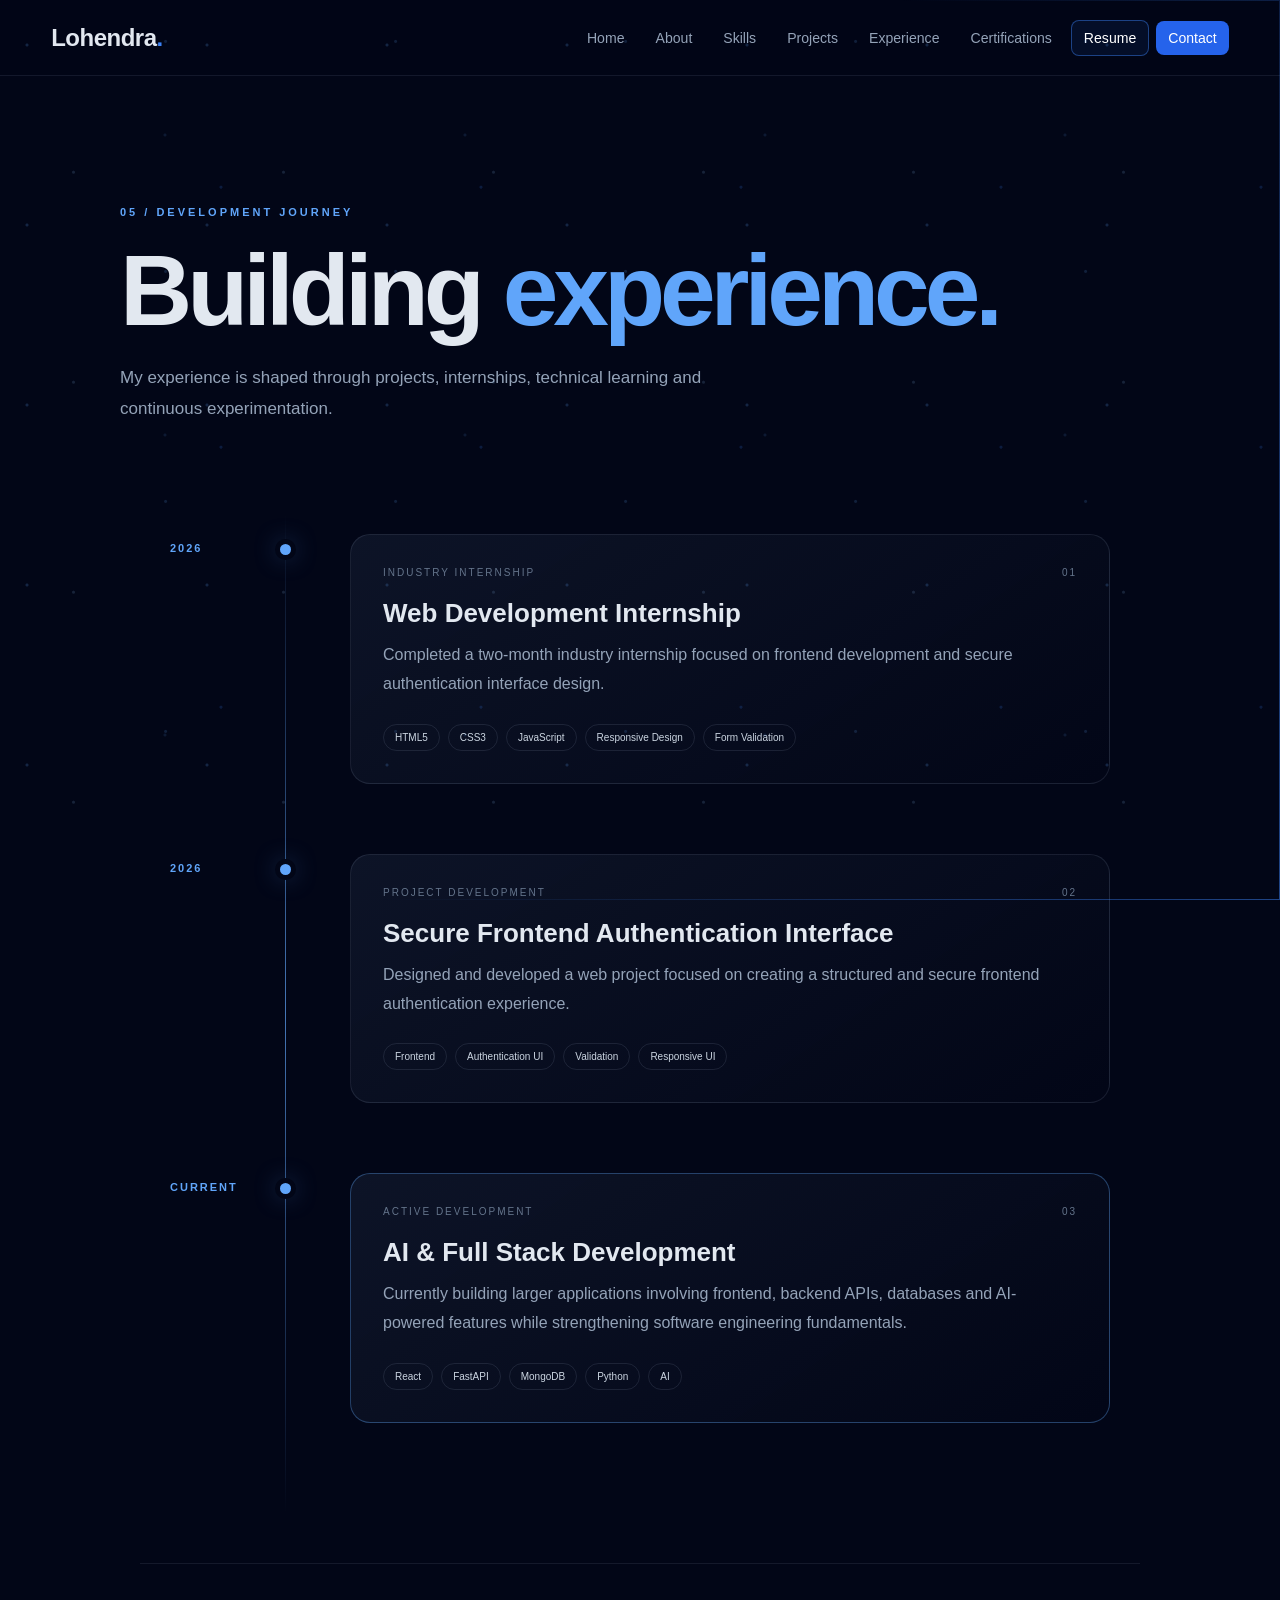
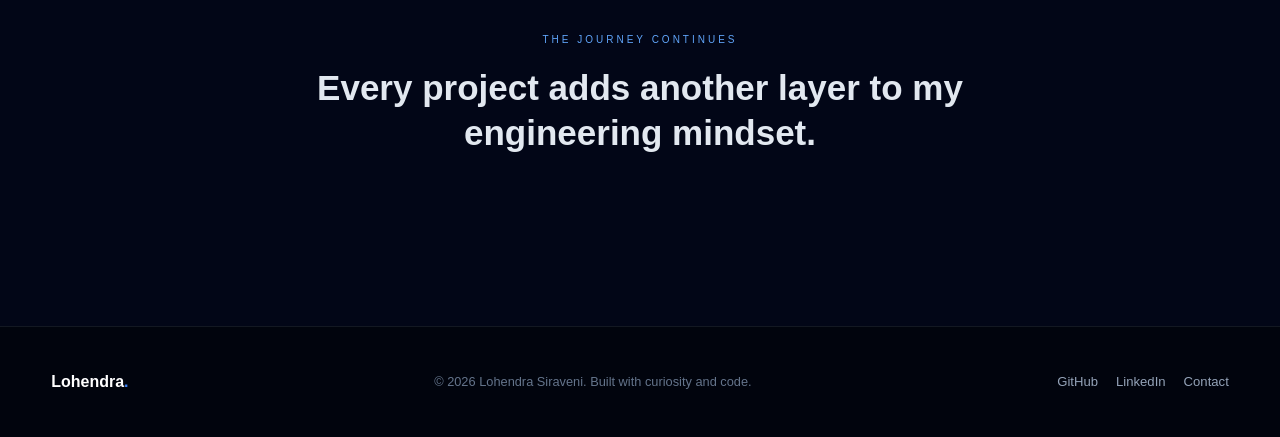
<file: experience.html>
<!DOCTYPE html>
<html lang="en">
<head>

    <meta charset="UTF-8">
    <meta name="viewport" content="width=device-width, initial-scale=1.0">

    <title>Experience | Lohendra</title>

    <link rel="stylesheet" href="css/style.css">
    <link rel="stylesheet" href="css/experience.css">

</head>

<body>

<header class="navbar">


    <div class="nav-container">

        <a href="index.html" class="logo">
            Lohendra<span>.</span>
        </a>

        <button class="hamburger" id="hamburger" type="button" aria-label="Open navigation" aria-expanded="false">
            <span></span>
            <span></span>
            <span></span>
        </button>

        <nav class="nav-menu" id="navMenu">

            <a href="index.html">Home</a>
            <a href="about.html">About</a>
            <a href="skills.html">Skills</a>
            <a href="projects.html">Projects</a>
            <a href="experience.html">Experience</a>
            <a href="certifications.html">Certifications</a>

            <!-- Resume is NOT replaced by hamburger -->
            <a href="resume.html" class="nav-resume">Resume</a>

            <a href="contact.html" class="nav-contact">Contact</a>

        </nav>

    </div>
    

    

</header>


<main class="experience-page">

<section class="experience-hero">

    <p class="page-label">05 / DEVELOPMENT JOURNEY</p>

    <h1>
        Building
        <span>experience.</span>
    </h1>

    <p>
        My experience is shaped through projects, internships,
        technical learning and continuous experimentation.
    </p>

</section>


<section class="timeline">

    <div class="timeline-line"></div>


    <article class="timeline-item">

        <div class="timeline-dot"></div>

        <div class="timeline-date">
            2026
        </div>

        <div class="timeline-card">

            <div class="experience-top">
                <span>INDUSTRY INTERNSHIP</span>
                <span>01</span>
            </div>

            <h2>Web Development Internship</h2>

            <p>
                Completed a two-month industry internship focused on
                frontend development and secure authentication interface
                design.
            </p>

            <div class="experience-stack">
                <span>HTML5</span>
                <span>CSS3</span>
                <span>JavaScript</span>
                <span>Responsive Design</span>
                <span>Form Validation</span>
            </div>

        </div>

    </article>


    <article class="timeline-item">

        <div class="timeline-dot"></div>

        <div class="timeline-date">
            2026
        </div>

        <div class="timeline-card">

            <div class="experience-top">
                <span>PROJECT DEVELOPMENT</span>
                <span>02</span>
            </div>

            <h2>Secure Frontend Authentication Interface</h2>

            <p>
                Designed and developed a web project focused on creating
                a structured and secure frontend authentication experience.
            </p>

            <div class="experience-stack">
                <span>Frontend</span>
                <span>Authentication UI</span>
                <span>Validation</span>
                <span>Responsive UI</span>
            </div>

        </div>

    </article>


    <article class="timeline-item">

        <div class="timeline-dot"></div>

        <div class="timeline-date">
            CURRENT
        </div>

        <div class="timeline-card featured">

            <div class="experience-top">
                <span>ACTIVE DEVELOPMENT</span>
                <span>03</span>
            </div>

            <h2>AI & Full Stack Development</h2>

            <p>
                Currently building larger applications involving frontend,
                backend APIs, databases and AI-powered features while
                strengthening software engineering fundamentals.
            </p>

            <div class="experience-stack">
                <span>React</span>
                <span>FastAPI</span>
                <span>MongoDB</span>
                <span>Python</span>
                <span>AI</span>
            </div>

        </div>

    </article>

</section>


<section class="experience-ending">

    <p>THE JOURNEY CONTINUES</p>

    <h2>
        Every project adds another layer
        to my engineering mindset.
    </h2>

</section>

</main>
<footer class="site-footer">

    <div class="footer-container">

        <div class="footer-brand">
            Lohendra<span>.</span>
        </div>

        <div class="footer-copy">
            © 2026 Lohendra Siraveni. Built with curiosity and code.
        </div>

        <div class="footer-links">
            <a href="github.com">GitHub</a>
            <a href="linkedin.com">LinkedIn</a>
            <a href="contact.html">Contact</a>
        </div>

    </div>

</footer>


<script src="js/script.js"></script>

</body>
</html>
</file>
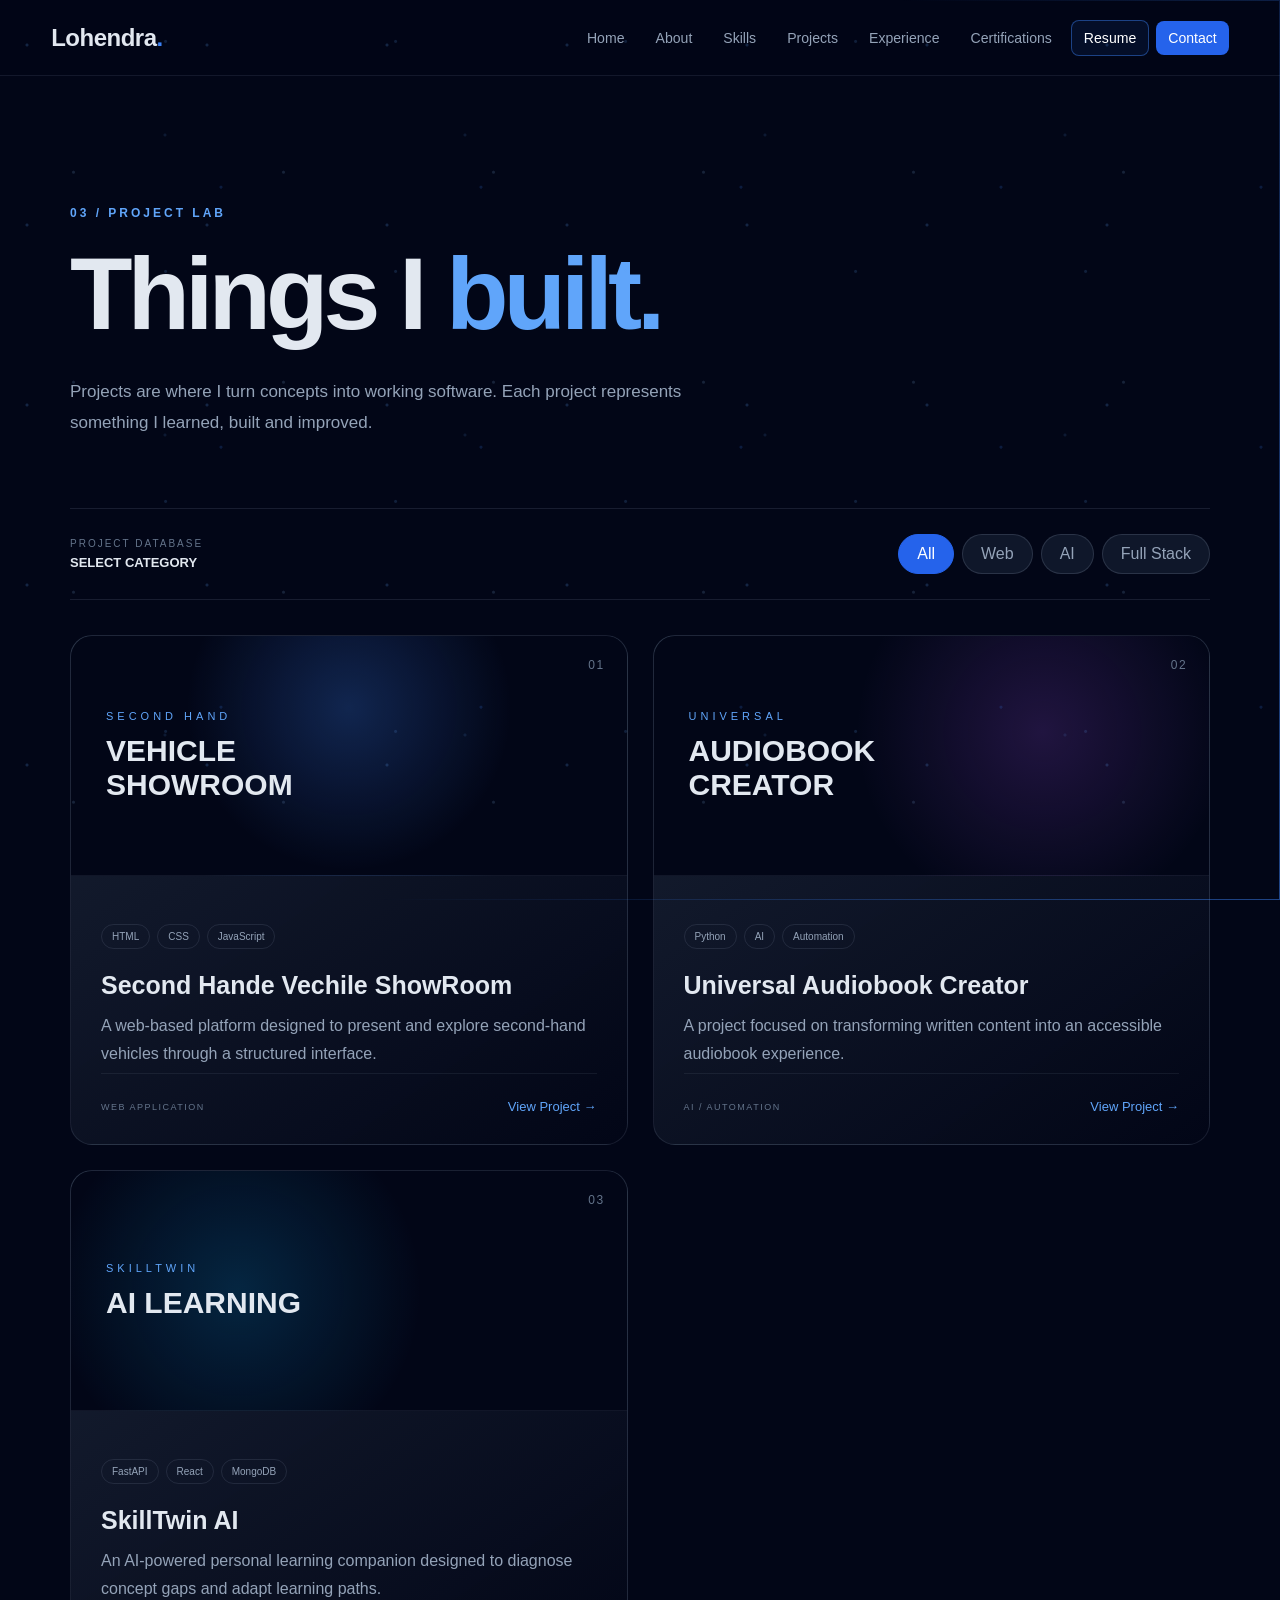
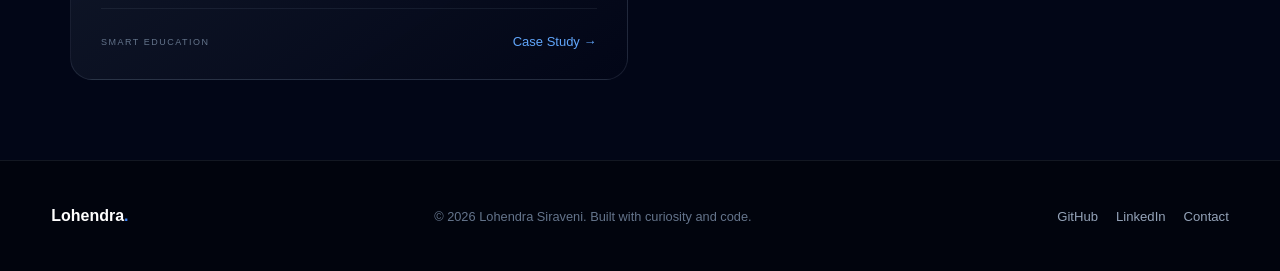
<file: projects.html>
<!DOCTYPE html>
<html lang="en">
<head>
    <meta charset="UTF-8">
    <meta name="viewport" content="width=device-width, initial-scale=1.0">

    <title>Projects | Lohendra</title>

    <link rel="stylesheet" href="css/style.css">
    <link rel="stylesheet" href="css/projects.css">
</head>

<body>

<header class="navbar">

    <div class="nav-container">

        <a href="index.html" class="logo">
            Lohendra<span>.</span>
        </a>

        <button class="hamburger" id="hamburger" type="button" aria-label="Open navigation" aria-expanded="false">
            <span></span>
            <span></span>
            <span></span>
        </button>

        <nav class="nav-menu" id="navMenu">

            <a href="index.html">Home</a>
            <a href="about.html">About</a>
            <a href="skills.html">Skills</a>
            <a href="projects.html">Projects</a>
            <a href="experience.html">Experience</a>
            <a href="certifications.html">Certifications</a>

            <!-- Resume is NOT replaced by hamburger -->
            <a href="resume.html" class="nav-resume">Resume</a>

            <a href="contact.html" class="nav-contact">Contact</a>

        </nav>

    </div>
    

</header>


<main class="projects-page">

<section class="projects-hero">

    <p class="page-label">03 / PROJECT LAB</p>

    <h1>
        Things I
        <span>built.</span>
    </h1>

    <p>
        Projects are where I turn concepts into working software.
        Each project represents something I learned, built and improved.
    </p>

</section>


<section class="project-workspace">

    <div class="project-toolbar">

        <div>
            <span>PROJECT DATABASE</span>
            <strong>SELECT CATEGORY</strong>
        </div>

        <div class="project-filters">

            <button class="project-filter active" data-filter="all">
                All
            </button>

            <button class="project-filter" data-filter="web">
                Web
            </button>

            <button class="project-filter" data-filter="ai">
                AI
            </button>

            <button class="project-filter" data-filter="fullstack">
                Full Stack
            </button>

        </div>

    </div>


    <div class="projects-grid">


        <article class="project-card tilt-card"
                 data-category="web fullstack">

            <div class="project-number">01</div>

            <div class="project-preview preview-one">
                <span>SECOND HAND</span>
                <strong>VEHICLE SHOWROOM</strong>
            </div>

            <div class="project-info">

                <div class="project-tags">
                    <span>HTML</span>
                    <span>CSS</span>
                    <span>JavaScript</span>
                </div>

                <h2>Second Hande Vechile ShowRoom</h2>

                <p>
                    A web-based platform designed to present and explore
                    second-hand vehicles through a structured interface.
                </p>

                <div class="project-footer">
                    <span>WEB APPLICATION</span>

                    <a href="#" class="project-link">
                        View Project →
                    </a>
                </div>

            </div>

        </article>


        <article class="project-card tilt-card"
                 data-category="ai fullstack">

            <div class="project-number">02</div>

            <div class="project-preview preview-two">
                <span>UNIVERSAL</span>
                <strong>AUDIOBOOK CREATOR</strong>
            </div>

            <div class="project-info">

                <div class="project-tags">
                    <span>Python</span>
                    <span>AI</span>
                    <span>Automation</span>
                </div>

                <h2>Universal Audiobook Creator</h2>

                <p>
                    A project focused on transforming written content into
                    an accessible audiobook experience.
                </p>

                <div class="project-footer">
                    <span>AI / AUTOMATION</span>

                    <a href="#" class="project-link">
                        View Project →
                    </a>
                </div>

            </div>

        </article>


        <article class="project-card tilt-card"
                 data-category="ai fullstack">

            <div class="project-number">03</div>

            <div class="project-preview preview-three">
                <span>SKILLTWIN</span>
                <strong>AI LEARNING</strong>
            </div>

            <div class="project-info">

                <div class="project-tags">
                    <span>FastAPI</span>
                    <span>React</span>
                    <span>MongoDB</span>
                </div>

                <h2>SkillTwin AI</h2>

                <p>
                    An AI-powered personal learning companion designed to
                    diagnose concept gaps and adapt learning paths.
                </p>

                <div class="project-footer">
                    <span>SMART EDUCATION</span>

                    <a href="#" class="project-link">
                        Case Study →
                    </a>
                </div>

            </div>

        </article>


    </div>

</section>

</main>

<!-- =========================
     FOOTER
========================= -->
<footer class="site-footer">

    <div class="footer-container">

        <div class="footer-brand">
            Lohendra<span>.</span>
        </div>

        <div class="footer-copy">
            © 2026 Lohendra Siraveni. Built with curiosity and code.
        </div>

        <div class="footer-links">
            <a href="github.com">GitHub</a>
            <a href="linkedin.com">LinkedIn</a>
            <a href="contact.html">Contact</a>
        </div>

    </div>

</footer>

<script src="js/script.js"></script>

<script>
const filters = document.querySelectorAll(".project-filter");
const cards = document.querySelectorAll(".project-card");

filters.forEach(filter => {

    filter.addEventListener("click", () => {

        filters.forEach(item => item.classList.remove("active"));
        filter.classList.add("active");

        const selected = filter.dataset.filter;

        cards.forEach(card => {

            const categories = card.dataset.category.split(" ");

            if (selected === "all" || categories.includes(selected)) {
                card.style.display = "flex";
            } else {
                card.style.display = "none";
            }

        });

    });

});


document.querySelectorAll(".tilt-card").forEach(card => {

    card.addEventListener("mousemove", event => {

        const rect = card.getBoundingClientRect();

        const x = event.clientX - rect.left;
        const y = event.clientY - rect.top;

        const rotateX = ((y / rect.height) - 0.5) * -5;
        const rotateY = ((x / rect.width) - 0.5) * 5;

        card.style.transform =
            `perspective(1000px) rotateX(${rotateX}deg) rotateY(${rotateY}deg) translateY(-8px)`;

    });

    card.addEventListener("mouseleave", () => {
        card.style.transform = "";
    });

});
</script>

</body>
</html>
</file>
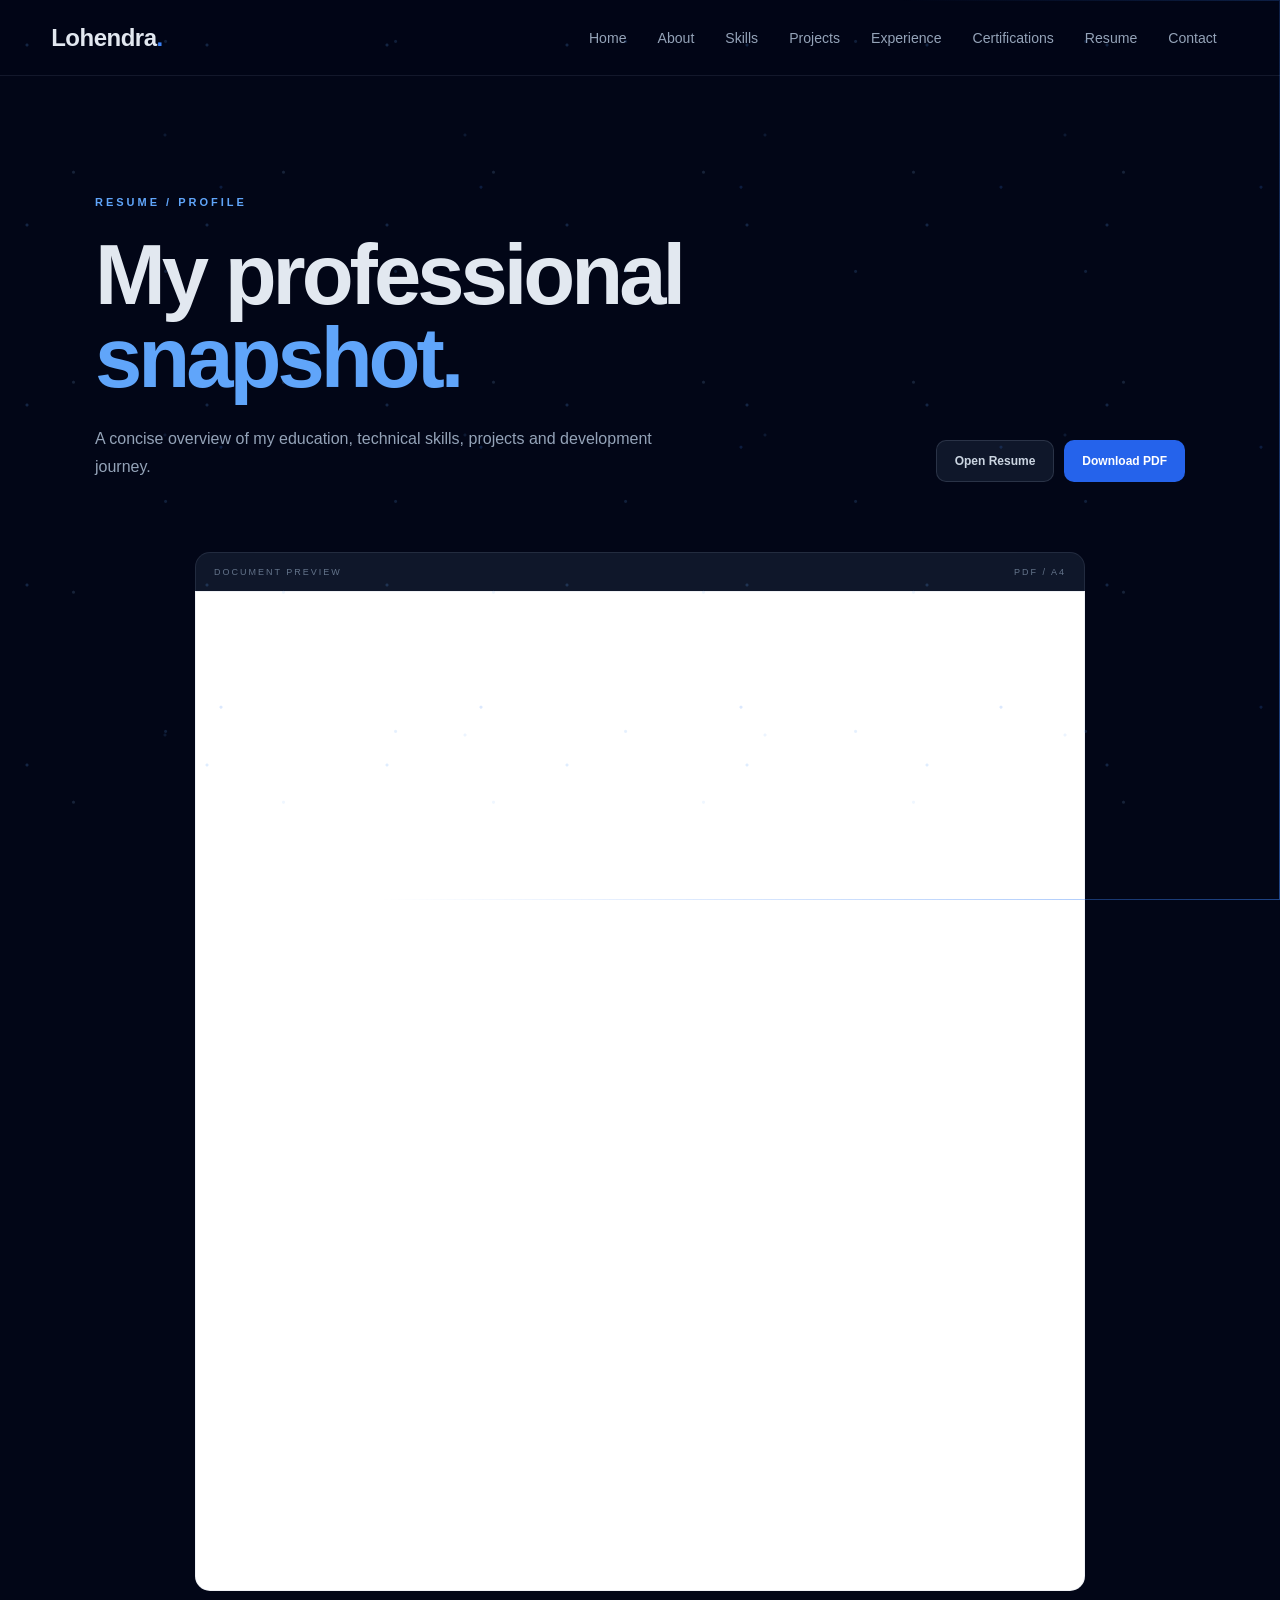
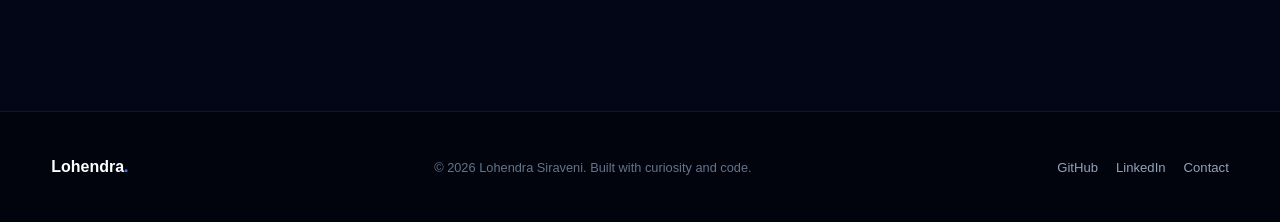
<file: resume.html>
<!DOCTYPE html>
<html lang="en">
<head>

    <meta charset="UTF-8">
    <meta name="viewport" content="width=device-width, initial-scale=1.0">

    <title>Resume | Lohendra Siraveni</title>

    <link rel="stylesheet" href="css/style.css">
    <link rel="stylesheet" href="css/resume.css">

</head>

<body>

<header class="navbar">
    <div class="nav-container">

    <a href="index.html" class="logo">
        Lohendra<span>.</span>
    </a>

    <button class="hamburger" id="hamburger" type="button" aria-label="Open navigation" aria-expanded="false">
        <span></span>
        <span></span>
        <span></span>
    </button>

    <nav class="nav-menu" id="navMenu">

        <a href="index.html">Home</a>
        <a href="about.html">About</a>
        <a href="skills.html">Skills</a>
        <a href="projects.html">Projects</a>
        <a href="experience.html">Experience</a>
        <a href="certifications.html">Certifications</a>
        <a href="resume.html">Resume</a>
        <a href="contact.html">Contact</a>

    </nav>
    </div>

</header>


<main class="resume-page">

<section class="resume-heading">

    <div>

        <p class="page-label">RESUME / PROFILE</p>

        <h1>
            My professional
            <span>snapshot.</span>
        </h1>

        <p>
            A concise overview of my education, technical skills,
            projects and development journey.
        </p>

    </div>


    <div class="resume-actions">

        <a
            href="assets/resume/Lohendra_Siraveni_ATS_Resume.pdf"
            target="_blank"
            class="secondary-btn">

            Open Resume

        </a>

        <a
            href="assets/resume/Lohendra_Siraveni_ATS_Resume.pdf"
            download
            class="primary-btn">

            Download PDF

        </a>

    </div>

</section>


<section class="resume-viewer">

    <div class="viewer-header">

        <span>DOCUMENT PREVIEW</span>

        <span>PDF / A4</span>

    </div>

    <iframe
        src="assets/resume/Lohendra_Siraveni_ATS_Resume.pdf"
        title="Lohendra Siraveni Resume">
    </iframe>

</section>

</main>

<!-- =========================
     FOOTER
========================= -->
<footer class="site-footer">

    <div class="footer-container">

        <div class="footer-brand">
            Lohendra<span>.</span>
        </div>

        <div class="footer-copy">
            © 2026 Lohendra Siraveni. Built with curiosity and code.
        </div>

        <div class="footer-links">
            <a href="github.com">GitHub</a>
            <a href="linkedin.com">LinkedIn</a>
            <a href="contact.html">Contact</a>
        </div>

    </div>

</footer>


<script src="js/script.js"></script>

</body>
</html>
</file>
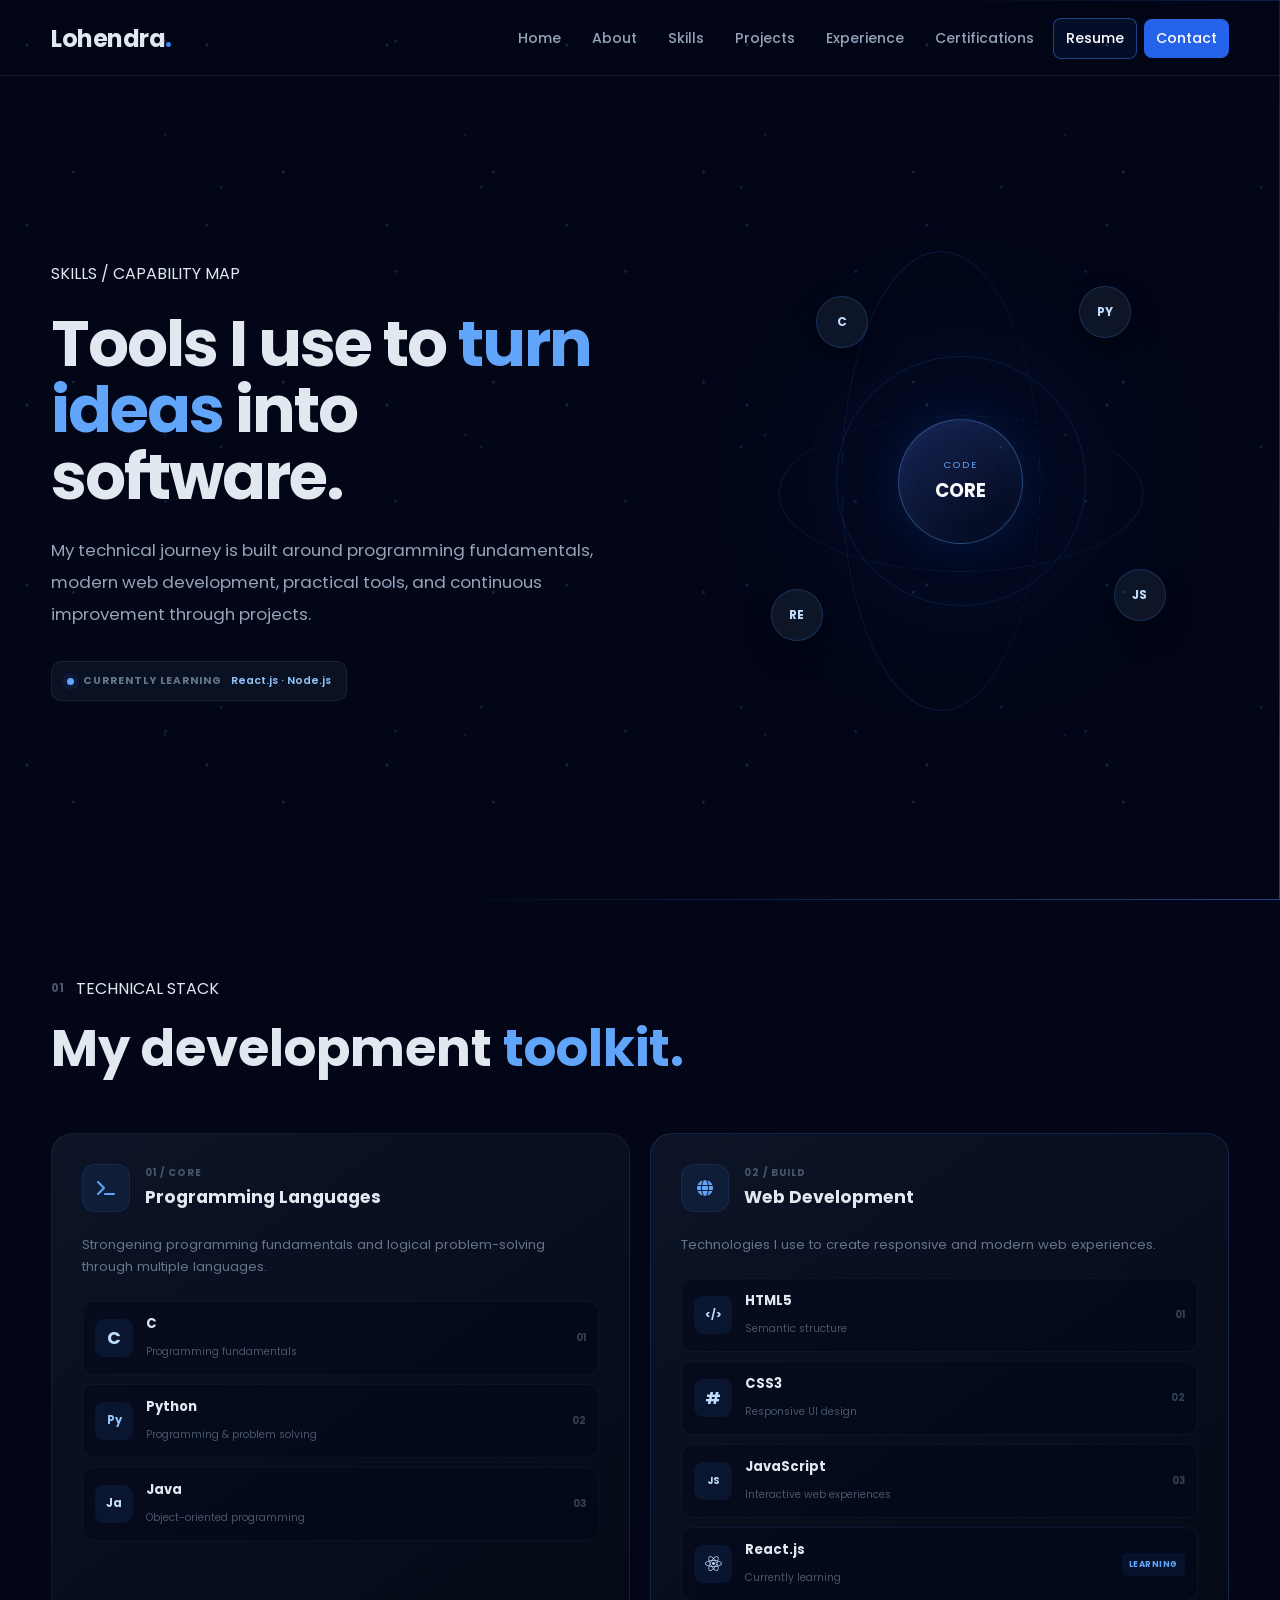
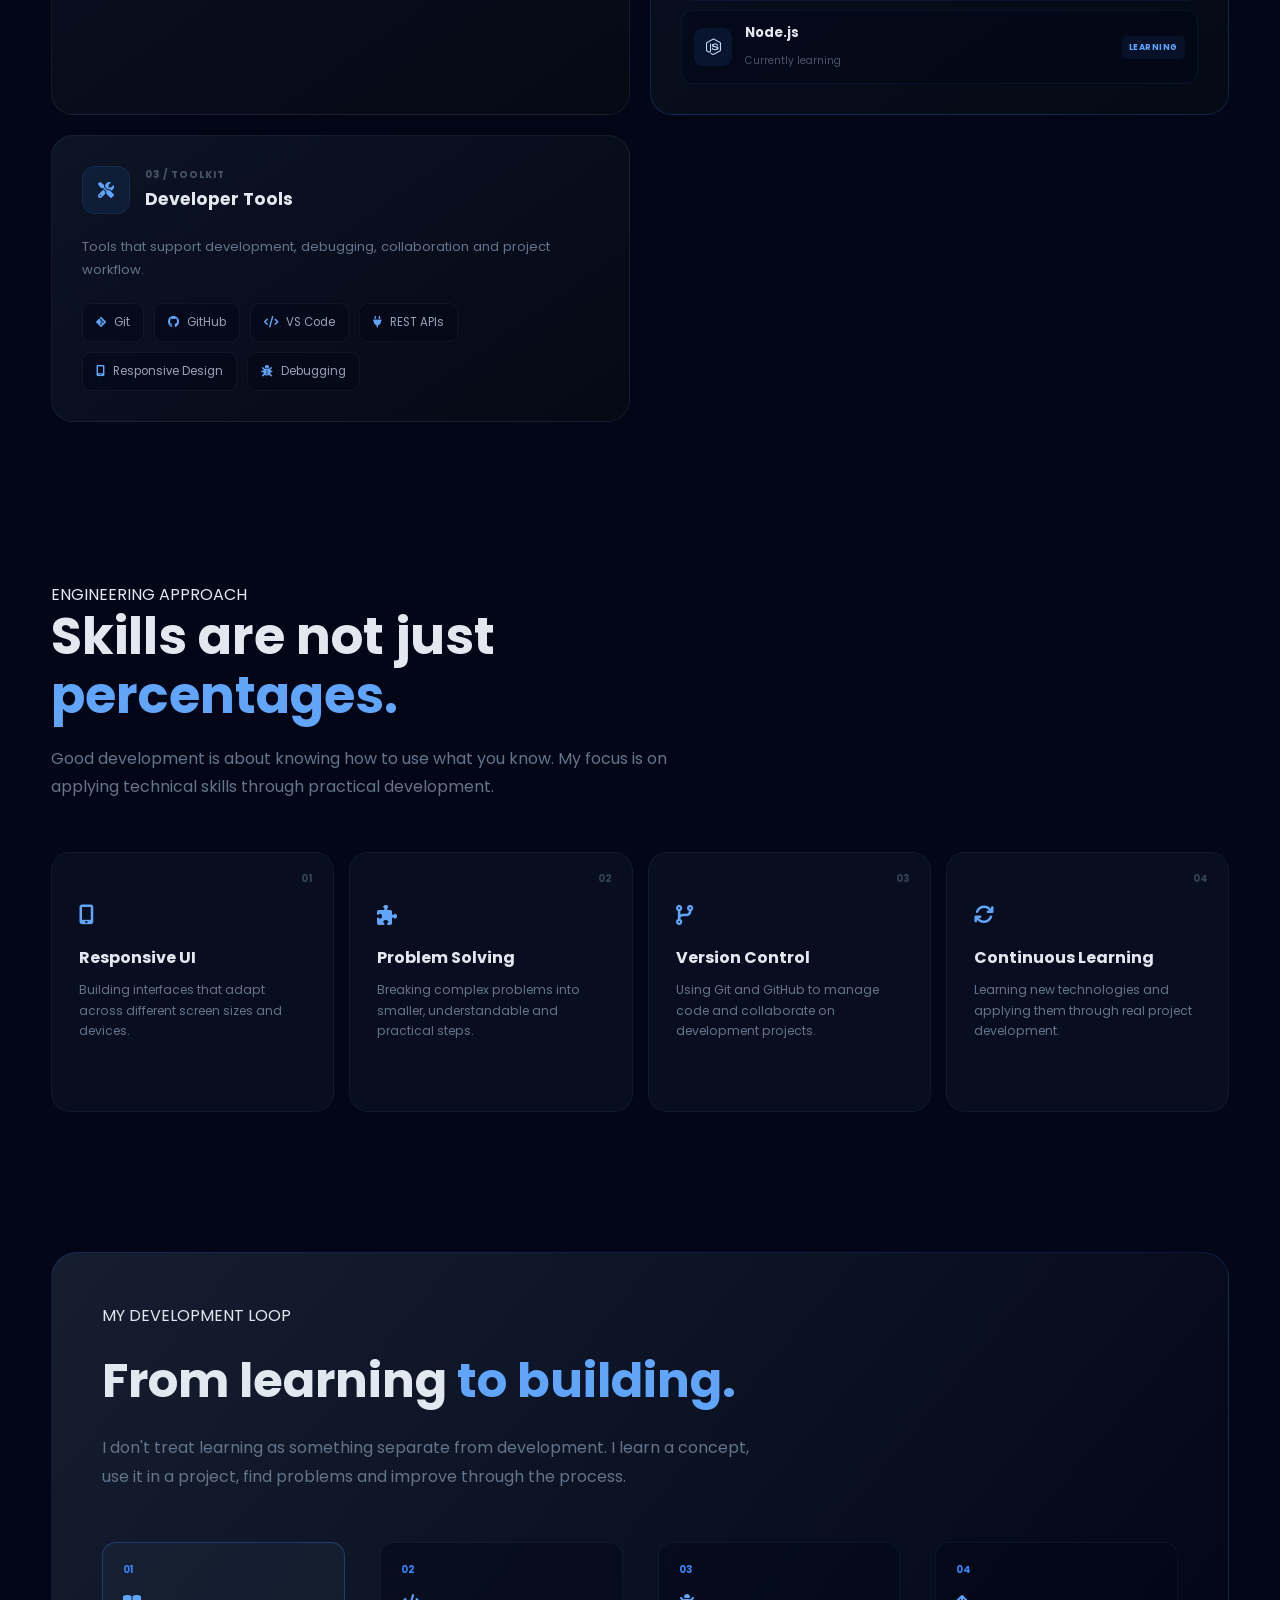
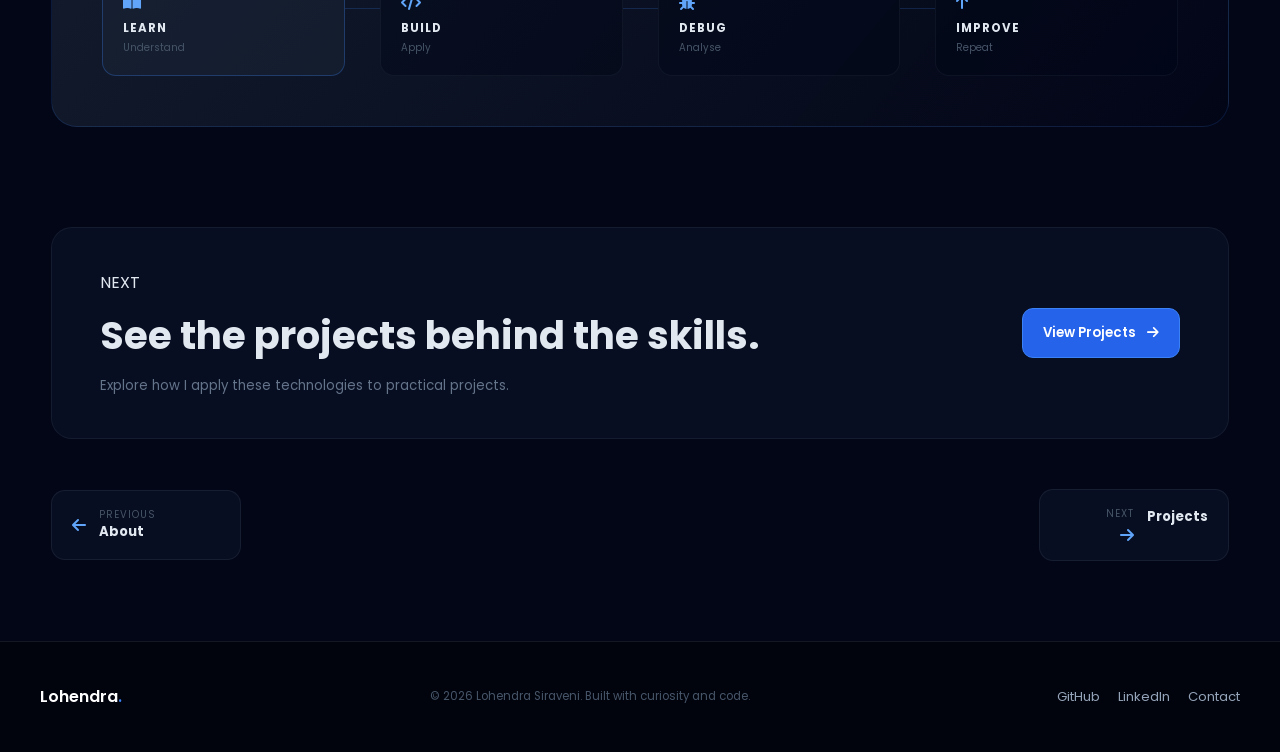
<file: skills.html>
<!DOCTYPE html>
<html lang="en">

<head>

    <meta charset="UTF-8">

    <meta name="description"
          content="Technical skills and technologies of Lohendra Siraveni.">

    <meta name="viewport"
          content="width=device-width, initial-scale=1.0">

    <title>Skills | Lohendra.</title>

    <!-- Font Awesome -->
    <link rel="stylesheet"
          href="https://cdnjs.cloudflare.com/ajax/libs/font-awesome/6.5.2/css/all.min.css">

    <!-- Google Fonts -->
    <link rel="preconnect" href="https://fonts.googleapis.com">
    <link rel="preconnect" href="https://fonts.gstatic.com" crossorigin>

    <link href="https://fonts.googleapis.com/css2?family=Inter:wght@300;400;500;600;700&family=Poppins:wght@500;600;700;800&display=swap"
          rel="stylesheet">

    <!-- Main CSS -->
    <link rel="stylesheet"
          href="css/style.css">

    <!-- Skills CSS -->
    <link rel="stylesheet"
          href="css/skills.css">

</head>


<body>


<!-- =========================
     LOADER
========================= -->

<div id="loader">

    <div class="loader-content">


        

    </div>

</div>


<!-- =========================
     NAVIGATION
========================= -->

<header class="navbar">
    <div class="nav-container">

        <a href="index.html" class="logo">
            Lohendra<span>.</span>
        </a>

        <button class="hamburger" id="hamburger" type="button" aria-label="Open navigation" aria-expanded="false">
            <span></span>
            <span></span>
            <span></span>
        </button>

        <nav class="nav-menu" id="navMenu">

            <a href="index.html">Home</a>
            <a href="about.html">About</a>
            <a href="skills.html">Skills</a>
            <a href="projects.html">Projects</a>
            <a href="experience.html">Experience</a>
            <a href="certifications.html">Certifications</a>

            <!-- Resume is NOT replaced by hamburger -->
            <a href="resume.html" class="nav-resume">Resume</a>

            <a href="contact.html" class="nav-contact">Contact</a>

        </nav>
    </div>

</header>


<main>


<!-- =========================
     SKILLS HERO
========================= -->

<section class="skills-hero">

    <div class="skills-hero-content">

        <div class="section-label">

            <span class="label-line"></span>

            SKILLS / CAPABILITY MAP

        </div>


        <h1>

            Tools I use to
            <span>turn ideas</span>
            into software.

        </h1>


        <p>

            My technical journey is built around programming fundamentals,
            modern web development, practical tools, and continuous
            improvement through projects.

        </p>


        <div class="skills-status">

            <span class="status-pulse"></span>

            CURRENTLY LEARNING

            <strong>
                React.js · Node.js
            </strong>

        </div>

    </div>


    <!-- TECHNICAL ORBIT -->

    <div class="skills-orbit">

        <div class="orbit-ring ring-one"></div>
        <div class="orbit-ring ring-two"></div>
        <div class="orbit-ring ring-three"></div>


        <div class="orbit-center">

            <span>
                CODE
            </span>

            <strong>
                CORE
            </strong>

        </div>


        <div class="orbit-node node-one">
            C
        </div>

        <div class="orbit-node node-two">
            PY
        </div>

        <div class="orbit-node node-three">
            JS
        </div>

        <div class="orbit-node node-four">
            RE
        </div>

    </div>

</section>


<!-- =========================
     SKILL DASHBOARD
========================= -->

<section class="skill-dashboard">


    <div class="dashboard-heading">

        <div>

            <span class="section-number">
                01
            </span>

            <span class="section-label">
                TECHNICAL STACK
            </span>

        </div>

        <h2>
            My development
            <span>toolkit.</span>
        </h2>

    </div>


    <div class="skill-categories">


        <!-- PROGRAMMING -->

        <article class="skill-panel">

            <div class="panel-header">

                <div class="panel-icon">
                    <i class="fa-solid fa-terminal"></i>
                </div>

                <div>

                    <span>
                        01 / CORE
                    </span>

                    <h3>
                        Programming Languages
                    </h3>

                </div>

            </div>


            <p class="panel-description">

                Strongening programming fundamentals and logical
                problem-solving through multiple languages.

            </p>


            <div class="technology-list">


                <div class="technology">

                    <div class="technology-icon c-icon">
                        C
                    </div>

                    <div class="technology-info">

                        <strong>
                            C
                        </strong>

                        <span>
                            Programming fundamentals
                        </span>

                    </div>

                    <span class="tech-index">
                        01
                    </span>

                </div>


                <div class="technology">

                    <div class="technology-icon python-icon">
                        Py
                    </div>

                    <div class="technology-info">

                        <strong>
                            Python
                        </strong>

                        <span>
                            Programming & problem solving
                        </span>

                    </div>

                    <span class="tech-index">
                        02
                    </span>

                </div>


                <div class="technology">

                    <div class="technology-icon java-icon">
                        Ja
                    </div>

                    <div class="technology-info">

                        <strong>
                            Java
                        </strong>

                        <span>
                            Object-oriented programming
                        </span>

                    </div>

                    <span class="tech-index">
                        03
                    </span>

                </div>

            </div>

        </article>


        <!-- WEB -->

        <article class="skill-panel featured-panel">

            <div class="panel-header">

                <div class="panel-icon">
                    <i class="fa-solid fa-globe"></i>
                </div>

                <div>

                    <span>
                        02 / BUILD
                    </span>

                    <h3>
                        Web Development
                    </h3>

                </div>

            </div>


            <p class="panel-description">

                Technologies I use to create responsive and modern
                web experiences.

            </p>


            <div class="technology-list">


                <div class="technology">

                    <div class="technology-icon html-icon">
                        &lt;/&gt;
                    </div>

                    <div class="technology-info">

                        <strong>
                            HTML5
                        </strong>

                        <span>
                            Semantic structure
                        </span>

                    </div>

                    <span class="tech-index">
                        01
                    </span>

                </div>


                <div class="technology">

                    <div class="technology-icon css-icon">
                        #
                    </div>

                    <div class="technology-info">

                        <strong>
                            CSS3
                        </strong>

                        <span>
                            Responsive UI design
                        </span>

                    </div>

                    <span class="tech-index">
                        02
                    </span>

                </div>


                <div class="technology">

                    <div class="technology-icon js-icon">
                        JS
                    </div>

                    <div class="technology-info">

                        <strong>
                            JavaScript
                        </strong>

                        <span>
                            Interactive web experiences
                        </span>

                    </div>

                    <span class="tech-index">
                        03
                    </span>

                </div>


                <div class="technology learning-tech">

                    <div class="technology-icon react-icon">
                        <i class="fa-brands fa-react"></i>
                    </div>

                    <div class="technology-info">

                        <strong>
                            React.js
                        </strong>

                        <span>
                            Currently learning
                        </span>

                    </div>

                    <span class="tech-status">
                        LEARNING
                    </span>

                </div>


                <div class="technology learning-tech">

                    <div class="technology-icon node-icon">
                        <i class="fa-brands fa-node-js"></i>
                    </div>

                    <div class="technology-info">

                        <strong>
                            Node.js
                        </strong>

                        <span>
                            Currently learning
                        </span>

                    </div>

                    <span class="tech-status">
                        LEARNING
                    </span>

                </div>

            </div>

        </article>


        <!-- TOOLS -->

        <article class="skill-panel">

            <div class="panel-header">

                <div class="panel-icon">
                    <i class="fa-solid fa-screwdriver-wrench"></i>
                </div>

                <div>

                    <span>
                        03 / TOOLKIT
                    </span>

                    <h3>
                        Developer Tools
                    </h3>

                </div>

            </div>


            <p class="panel-description">

                Tools that support development, debugging,
                collaboration and project workflow.

            </p>


            <div class="tool-cloud">

                <span>
                    <i class="fa-brands fa-git-alt"></i>
                    Git
                </span>

                <span>
                    <i class="fa-brands fa-github"></i>
                    GitHub
                </span>

                <span>
                    <i class="fa-solid fa-code"></i>
                    VS Code
                </span>

                <span>
                    <i class="fa-solid fa-plug"></i>
                    REST APIs
                </span>

                <span>
                    <i class="fa-solid fa-mobile-screen"></i>
                    Responsive Design
                </span>

                <span>
                    <i class="fa-solid fa-bug"></i>
                    Debugging
                </span>

            </div>

        </article>


    </div>

</section>


<!-- =========================
     ENGINEERING PRACTICES
========================= -->

<section class="practice-section">

    <div class="practice-heading">

        <span class="section-label">
            ENGINEERING APPROACH
        </span>

        <h2>
            Skills are not just
            <span>percentages.</span>
        </h2>

        <p>

            Good development is about knowing how to use what
            you know. My focus is on applying technical skills
            through practical development.

        </p>

    </div>


    <div class="practice-grid">


        <div class="practice-card">

            <span class="practice-number">
                01
            </span>

            <i class="fa-solid fa-mobile-screen-button"></i>

            <h3>
                Responsive UI
            </h3>

            <p>
                Building interfaces that adapt across different
                screen sizes and devices.
            </p>

        </div>


        <div class="practice-card">

            <span class="practice-number">
                02
            </span>

            <i class="fa-solid fa-puzzle-piece"></i>

            <h3>
                Problem Solving
            </h3>

            <p>
                Breaking complex problems into smaller,
                understandable and practical steps.
            </p>

        </div>


        <div class="practice-card">

            <span class="practice-number">
                03
            </span>

            <i class="fa-solid fa-code-branch"></i>

            <h3>
                Version Control
            </h3>

            <p>
                Using Git and GitHub to manage code and
                collaborate on development projects.
            </p>

        </div>


        <div class="practice-card">

            <span class="practice-number">
                04
            </span>

            <i class="fa-solid fa-arrows-rotate"></i>

            <h3>
                Continuous Learning
            </h3>

            <p>
                Learning new technologies and applying them
                through real project development.
            </p>

        </div>

    </div>

</section>


<!-- =========================
     DEVELOPMENT LOOP
========================= -->

<section class="development-loop">

    <div class="loop-card">

        <div class="loop-content">

            <span class="section-label">
                MY DEVELOPMENT LOOP
            </span>

            <h2>
                From learning
                <span>to building.</span>
            </h2>

            <p>

                I don't treat learning as something separate from
                development. I learn a concept, use it in a project,
                find problems and improve through the process.

            </p>

        </div>


        <div class="loop-steps">


            <div class="loop-step active">

                <div class="loop-number">
                    01
                </div>

                <i class="fa-solid fa-book-open"></i>

                <strong>
                    LEARN
                </strong>

                <span>
                    Understand
                </span>

            </div>


            <div class="loop-connector"></div>


            <div class="loop-step">

                <div class="loop-number">
                    02
                </div>

                <i class="fa-solid fa-code"></i>

                <strong>
                    BUILD
                </strong>

                <span>
                    Apply
                </span>

            </div>


            <div class="loop-connector"></div>


            <div class="loop-step">

                <div class="loop-number">
                    03
                </div>

                <i class="fa-solid fa-bug"></i>

                <strong>
                    DEBUG
                </strong>

                <span>
                    Analyse
                </span>

            </div>


            <div class="loop-connector"></div>


            <div class="loop-step">

                <div class="loop-number">
                    04
                </div>

                <i class="fa-solid fa-arrow-up"></i>

                <strong>
                    IMPROVE
                </strong>

                <span>
                    Repeat
                </span>

            </div>

        </div>

    </div>

</section>


<!-- =========================
     NEXT SECTION
========================= -->

<section class="skills-next">

    <div>

        <span class="section-label">
            NEXT
        </span>

        <h2>
            See the projects
            behind the skills.
        </h2>

        <p>
            Explore how I apply these technologies to practical projects.
        </p>

    </div>


    <a href="projects.html"
       class="skills-next-button">

        View Projects

        <i class="fa-solid fa-arrow-right"></i>

    </a>

</section>


<!-- =========================
     PAGE NAVIGATION
========================= -->

<div class="page-navigation">

    <a href="about.html"
       class="page-nav-card">

        <i class="fa-solid fa-arrow-left"></i>

        <span>
            Previous
        </span>

        <strong>
            About
        </strong>

    </a>


    <a href="projects.html"
       class="page-nav-card next">

        <span>
            Next
        </span>

        <strong>
            Projects
        </strong>

        <i class="fa-solid fa-arrow-right"></i>

    </a>

</div>


</main>


<!-- =========================
     FOOTER
========================= -->
<footer class="site-footer">

    <div class="footer-container">

        <div class="footer-brand">
            Lohendra<span>.</span>
        </div>

        <div class="footer-copy">
            © 2026 Lohendra Siraveni. Built with curiosity and code.
        </div>

        <div class="footer-links">
            <a href="github.com">GitHub</a>
            <a href="linkedin.com">LinkedIn</a>
            <a href="contact.html">Contact</a>
        </div>

    </div>

</footer>


<script src="js/script.js"></script>

</body>

</html>
</file>
<file: css/style.css>
/* =========================================
   LOHENDRA PORTFOLIO
   GLOBAL + HOME PAGE
========================================= */

:root {
    --bg: #020617;
    --bg-soft: #07101f;
    --surface: rgba(10, 20, 38, 0.72);
    --surface-strong: #0a1426;

    --border: rgba(148, 163, 184, 0.14);
    --border-light: rgba(96, 165, 250, 0.25);

    --text: #f8fafc;
    --muted: #94a3b8;
    --muted-light: #cbd5e1;

    --blue: #3b82f6;
    --blue-light: #60a5fa;
    --cyan: #22d3ee;

    --max-width: 1240px;

    --transition: 0.35s cubic-bezier(0.22, 1, 0.36, 1);
}


/* =========================================
   RESET
========================================= */

* {
    margin: 0;
    padding: 0;
    box-sizing: border-box;
}

html {
    scroll-behavior: smooth;
}

body {
    min-height: 100vh;

    background:
        radial-gradient(
            circle at 80% 10%,
            rgba(59, 130, 246, 0.08),
            transparent 28%
        ),
        radial-gradient(
            circle at 10% 70%,
            rgba(34, 211, 238, 0.04),
            transparent 25%
        ),
        var(--bg);

    color: var(--text);

    font-family:
        "Poppins",
        "Inter",
        Arial,
        sans-serif;

    overflow-x: hidden;
}

a {
    color: inherit;
    text-decoration: none;
}

button {
    font: inherit;
}


/* =========================================
   BACKGROUND GRID
========================================= */

.background-grid {
    position: fixed;
    inset: 0;

    pointer-events: none;

    background-image:
        linear-gradient(
            rgba(148, 163, 184, 0.035) 1px,
            transparent 1px
        ),
        linear-gradient(
            90deg,
            rgba(148, 163, 184, 0.035) 1px,
            transparent 1px
        );

    background-size: 70px 70px;

    mask-image: linear-gradient(
        to bottom,
        black 0%,
        rgba(0, 0, 0, 0.6) 55%,
        transparent 100%
    );

    z-index: -5;
}


/* =========================================
   AMBIENT LIGHTS
========================================= */

.ambient {
    position: fixed;

    width: 300px;
    height: 300px;

    border-radius: 50%;

    filter: blur(100px);

    opacity: 0.13;

    pointer-events: none;

    z-index: -4;

    animation: ambientFloat 10s ease-in-out infinite;
}

.ambient-one {
    top: 15%;
    right: -100px;

    background: var(--blue);
}

.ambient-two {
    bottom: 10%;
    left: -120px;

    background: var(--cyan);

    animation-delay: -4s;
}

.ambient-three {
    top: 50%;
    left: 45%;

    width: 180px;
    height: 180px;

    background: #2563eb;

    animation-delay: -7s;
}

@keyframes ambientFloat {

    0%,
    100% {
        transform: translate3d(0, 0, 0);
    }

    50% {
        transform: translate3d(30px, -30px, 0);
    }
}


/* =========================================
   NAVBAR
========================================= */

.navbar {
    width: min(
        calc(100% - 40px),
        var(--max-width)
    );

    height: 76px;

    margin: 0 auto;

    display: flex;
    align-items: center;
    justify-content: space-between;

    position: relative;

    z-index: 100;
}

.logo {
    font-size: 1.15rem;
    font-weight: 800;

    letter-spacing: 0.12em;
}

.logo span {
    color: var(--blue-light);
}

.nav-links {
    display: flex;
    align-items: center;
    gap: 25px;
}

.nav-links a {
    position: relative;

    color: var(--muted);

    font-size: 0.78rem;
    font-weight: 500;

    transition: var(--transition);
}

.nav-links a:hover,
.nav-links a.active {
    color: var(--text);
}

.nav-links a::after {
    content: "";

    position: absolute;

    left: 50%;
    bottom: -8px;

    width: 0;
    height: 2px;

    background: var(--blue);

    transform: translateX(-50%);

    transition: var(--transition);
}

.nav-links a:hover::after,
.nav-links a.active::after {
    width: 18px;
}

.menu-btn {
    display: none;

    width: 42px;
    height: 42px;

    border: 1px solid var(--border);

    background: var(--surface);

    border-radius: 10px;

    cursor: pointer;

    flex-direction: column;
    align-items: center;
    justify-content: center;
    gap: 5px;
}

.menu-btn span {
    width: 18px;
    height: 2px;

    background: var(--text);
}


/* =========================================
   HERO
========================================= */

.hero {
    width: min(
        calc(100% - 40px),
        var(--max-width)
    );

    min-height: calc(100vh - 76px);

    margin: 0 auto;

    display: grid;

    grid-template-columns:
        minmax(0, 1.05fr)
        minmax(420px, 0.95fr);

    align-items: center;

    gap: 70px;

    padding: 60px 0 90px;
}


/* HERO CONTENT */

.hero-content {
    position: relative;

    z-index: 5;

    animation: heroReveal 0.9s ease both;
}

@keyframes heroReveal {

    from {
        opacity: 0;
        transform: translateY(30px);
    }

    to {
        opacity: 1;
        transform: translateY(0);
    }
}

.hero-label {
    display: inline-flex;

    align-items: center;
    gap: 9px;

    padding: 8px 13px;

    border: 1px solid var(--border-light);

    border-radius: 999px;

    color: var(--muted-light);

    background: rgba(15, 23, 42, 0.55);

    font-size: 0.67rem;

    letter-spacing: 0.12em;

    margin-bottom: 30px;
}

.status-dot {
    width: 7px;
    height: 7px;

    border-radius: 50%;

    background: #22c55e;

    box-shadow:
        0 0 0 4px rgba(34, 197, 94, 0.1),
        0 0 14px rgba(34, 197, 94, 0.6);

    animation: pulseDot 2s infinite;
}

@keyframes pulseDot {

    0%,
    100% {
        opacity: 1;
    }

    50% {
        opacity: 0.45;
    }
}

.hero-intro {
    color: var(--muted);

    font-size: 1rem;

    margin-bottom: 4px;
}

.hero h1 {
    font-size: clamp(
        3.6rem,
        7vw,
        6.7rem
    );

    line-height: 0.95;

    letter-spacing: -0.055em;

    font-weight: 800;
}

.hero h1 span {
    display: block;

    color: transparent;

    background-image:
        linear-gradient(
            110deg,
            #f8fafc,
            #60a5fa,
            #22d3ee
        );

    background-clip: text;
}


/* =========================================
   TYPING AREA
   FIXED HEIGHT = NO PAGE JUMP
========================================= */

.typing-wrapper {
    height: 58px;

    display: flex;
    align-items: center;

    margin-top: 24px;

    font-size: clamp(
        1.15rem,
        2vw,
        1.5rem
    );

    color: var(--blue-light);

    font-weight: 600;

    letter-spacing: -0.02em;
}

.typing-cursor {
    width: 2px;
    height: 25px;

    margin-left: 5px;

    background: var(--blue-light);

    animation: cursorBlink 0.8s infinite;
}

@keyframes cursorBlink {

    0%,
    45% {
        opacity: 1;
    }

    46%,
    100% {
        opacity: 0;
    }
}

.hero-description {
    max-width: 590px;

    margin-top: 8px;

    color: var(--muted);

    font-size: 0.96rem;

    line-height: 1.9;
}


/* =========================================
   BUTTONS
========================================= */

.hero-actions {
    display: flex;

    gap: 13px;

    margin-top: 32px;
}

.btn {
    min-height: 48px;

    display: inline-flex;

    align-items: center;
    justify-content: center;

    gap: 12px;

    padding: 0 21px;

    border-radius: 10px;

    font-size: 0.8rem;

    font-weight: 600;

    transition: var(--transition);
}

.btn-primary {
    color: white;

    background:
        linear-gradient(
            135deg,
            #2563eb,
            #3b82f6
        );

    box-shadow:
        0 10px 35px rgba(37, 99, 235, 0.2);
}

.btn-primary:hover {
    transform: translateY(-3px);

    box-shadow:
        0 15px 40px rgba(37, 99, 235, 0.35);
}

.btn-secondary {
    border: 1px solid var(--border);

    background: rgba(15, 23, 42, 0.5);

    color: var(--muted-light);
}

.btn-secondary:hover {
    border-color: var(--border-light);

    color: white;

    transform: translateY(-3px);
}

.hero-links {
    display: flex;

    align-items: center;

    gap: 14px;

    margin-top: 27px;

    color: var(--muted);

    font-size: 0.75rem;
}

.hero-links a {
    transition: var(--transition);
}

.hero-links a:hover {
    color: var(--blue-light);
}

.hero-links span {
    width: 3px;
    height: 3px;

    background: var(--muted);

    border-radius: 50%;
}


/* =========================================
   3D HERO VISUAL
========================================= */

.hero-visual {
    min-height: 580px;

    position: relative;

    display: flex;

    align-items: center;
    justify-content: center;

    perspective: 1200px;
}

.developer-card {
    width: min(
        100%,
        390px
    );

    padding: 23px;

    position: relative;

    transform-style: preserve-3d;

    border: 1px solid
        rgba(96, 165, 250, 0.2);

    border-radius: 24px;

    background:
        linear-gradient(
            145deg,
            rgba(15, 30, 55, 0.9),
            rgba(5, 13, 27, 0.82)
        );

    box-shadow:
        0 35px 100px
            rgba(0, 0, 0, 0.45),
        0 0 80px
            rgba(37, 99, 235, 0.09);

    backdrop-filter: blur(18px);

    transition:
        transform 0.18s ease-out,
        box-shadow 0.3s ease;

    animation:
        cardFloat 6s ease-in-out infinite;
}

.developer-card:hover {
    box-shadow:
        0 45px 110px
            rgba(0, 0, 0, 0.5),
        0 0 70px
            rgba(59, 130, 246, 0.15);
}

@keyframes cardFloat {

    0%,
    100% {
        translate: 0 0;
    }

    50% {
        translate: 0 -12px;
    }
}


/* CARD TOP */

.card-top {
    display: flex;

    justify-content: space-between;

    color: var(--muted);

    font-size: 0.65rem;

    letter-spacing: 0.1em;
}

.card-live {
    color: #4ade80;
}


/* PROFILE */

.profile-container {
    height: 250px;

    position: relative;

    display: flex;

    align-items: center;
    justify-content: center;

    margin: 10px 0;
}

.profile-image-wrapper {
    width: 190px;
    height: 190px;

    position: relative;

    z-index: 5;

    border-radius: 50%;

    padding: 5px;

    background:
        linear-gradient(
            135deg,
            var(--blue),
            var(--cyan)
        );

    box-shadow:
        0 0 50px
            rgba(59, 130, 246, 0.2);
}

.profile-image {
    width: 100%;
    height: 100%;

    object-fit: cover;

    display: block;

    border-radius: 50%;

    background: var(--bg);
}


/* RINGS */

.profile-ring {
    position: absolute;

    border: 1px solid
        rgba(96, 165, 250, 0.16);

    border-radius: 50%;

    animation: ringRotate 12s linear infinite;
}

.ring-one {
    width: 240px;
    height: 240px;
}

.ring-two {
    width: 290px;
    height: 290px;

    border-style: dashed;

    animation-direction: reverse;

    animation-duration: 18s;
}

@keyframes ringRotate {

    from {
        transform: rotate(0deg);
    }

    to {
        transform: rotate(360deg);
    }
}


/* DEVELOPER INFO */

.developer-info {
    text-align: center;
}

.developer-role {
    color: var(--blue-light);

    font-size: 0.62rem;

    letter-spacing: 0.16em;

    margin-bottom: 8px;
}

.developer-info h2 {
    font-size: 1.7rem;

    letter-spacing: -0.04em;
}

.developer-info h2 span {
    color: var(--blue-light);
}

.developer-status {
    color: var(--muted);

    font-size: 0.72rem;

    margin-top: 5px;
}


/* SKILL TAGS */

.card-skills {
    display: flex;

    flex-wrap: wrap;

    justify-content: center;

    gap: 7px;

    margin: 20px 0;
}

.card-skills span {
    padding: 6px 9px;

    border: 1px solid var(--border);

    border-radius: 7px;

    color: var(--muted-light);

    background: rgba(15, 23, 42, 0.65);

    font-size: 0.62rem;
}


/* CARD FOOTER */

.card-footer {
    display: flex;

    justify-content: space-between;

    padding-top: 15px;

    border-top: 1px solid var(--border);

    color: var(--muted);

    font-size: 0.6rem;

    letter-spacing: 0.1em;
}

.card-footer span:first-child {
    display: flex;
    align-items: center;
    gap: 7px;
}

.card-footer i {
    width: 5px;
    height: 5px;

    border-radius: 50%;

    background: #22c55e;
}


/* =========================================
   ORBITS
========================================= */

.orbit {
    position: absolute;

    border: 1px solid
        rgba(96, 165, 250, 0.1);

    border-radius: 50%;

    pointer-events: none;
}

.orbit-one {
    width: 540px;
    height: 540px;

    animation: orbitSpin 25s linear infinite;
}

.orbit-two {
    width: 620px;
    height: 620px;

    border-style: dashed;

    opacity: 0.35;

    animation:
        orbitSpin 35s linear infinite reverse;
}

@keyframes orbitSpin {

    from {
        transform: rotate(0deg);
    }

    to {
        transform: rotate(360deg);
    }
}


/* =========================================
   FLOATING 3D ELEMENTS
========================================= */

.floating-element {
    width: 58px;
    height: 58px;

    position: absolute;

    display: flex;

    align-items: center;
    justify-content: center;

    border: 1px solid
        rgba(96, 165, 250, 0.22);

    border-radius: 14px;

    background:
        rgba(8, 18, 35, 0.85);

    color: var(--blue-light);

    box-shadow:
        0 15px 35px
            rgba(0, 0, 0, 0.35);

    backdrop-filter: blur(12px);

    font-weight: 700;

    transform-style: preserve-3d;
}

.element-one {
    top: 17%;
    left: 3%;

    animation:
        floatOne 5s ease-in-out infinite;
}

.element-two {
    right: 2%;
    top: 30%;

    animation:
        floatTwo 6s ease-in-out infinite;
}

.element-three {
    bottom: 18%;
    left: 8%;

    animation:
        floatThree 5.5s ease-in-out infinite;
}

@keyframes floatOne {

    0%,
    100% {
        transform:
            translate3d(0, 0, 40px)
            rotate(0deg);
    }

    50% {
        transform:
            translate3d(-10px, -20px, 60px)
            rotate(-8deg);
    }
}

@keyframes floatTwo {

    0%,
    100% {
        transform:
            translate3d(0, 0, 40px)
            rotate(0deg);
    }

    50% {
        transform:
            translate3d(12px, -18px, 70px)
            rotate(8deg);
    }
}

@keyframes floatThree {

    0%,
    100% {
        transform:
            translate3d(0, 0, 30px);
    }

    50% {
        transform:
            translate3d(8px, -15px, 55px);
    }
}


/* =========================================
   STATS
========================================= */

.stats-section {
    width: min(
        calc(100% - 40px),
        var(--max-width)
    );

    margin: 0 auto;

    padding: 20px 0 100px;
}

.stats-grid {
    display: grid;

    grid-template-columns:
        repeat(4, 1fr);

    border-top: 1px solid var(--border);
    border-bottom: 1px solid var(--border);
}

.stat-card {
    min-height: 135px;

    padding: 30px;

    display: flex;

    flex-direction: column;

    justify-content: center;

    border-right: 1px solid var(--border);

    transition: var(--transition);
}

.stat-card:last-child {
    border-right: 0;
}

.stat-card:hover {
    background: rgba(59, 130, 246, 0.035);

    transform: translateY(-5px);
}

.stat-card strong {
    font-size: 2.1rem;

    letter-spacing: -0.05em;
}

.stat-card span {
    margin-top: 5px;

    color: var(--muted);

    font-size: 0.7rem;

    text-transform: uppercase;

    letter-spacing: 0.1em;
}


/* =========================================
   GENERIC HOME SECTION
========================================= */

.home-section {
    width: min(
        calc(100% - 40px),
        var(--max-width)
    );

    margin: 0 auto;

    padding: 100px 0;
}

.section-heading {
    margin-bottom: 50px;
}

.section-heading > span {
    color: var(--blue-light);

    font-size: 0.67rem;

    letter-spacing: 0.16em;
}

.section-heading h2 {
    max-width: 700px;

    margin-top: 10px;

    font-size: clamp(
        2.2rem,
        5vw,
        4rem
    );

    line-height: 1;

    letter-spacing: -0.05em;
}

.section-heading h2 span {
    color: var(--blue-light);
}


/* =========================================
   INTRO
========================================= */

.intro-grid {
    display: grid;

    grid-template-columns:
        1.6fr
        1fr
        1fr;

    gap: 18px;
}

.intro-main {
    grid-row: span 2;

    padding: 35px;

    border: 1px solid var(--border);

    border-radius: 18px;

    background:
        linear-gradient(
            145deg,
            rgba(15, 30, 55, 0.65),
            rgba(5, 13, 27, 0.5)
        );
}

.large-text {
    color: white;

    font-size: 1.8rem;

    font-weight: 600;

    margin-bottom: 22px;
}

.intro-main p:not(.large-text) {
    color: var(--muted);

    line-height: 1.9;

    font-size: 0.9rem;

    margin-bottom: 15px;
}

.principle-card {
    min-height: 180px;

    padding: 25px;

    border: 1px solid var(--border);

    border-radius: 18px;

    background: rgba(15, 23, 42, 0.38);

    transition: var(--transition);
}

.principle-card:hover {
    transform:
        translateY(-7px)
        rotateX(3deg);

    border-color: var(--border-light);

    background: rgba(15, 30, 55, 0.65);
}

.principle-number {
    color: var(--blue-light);

    font-size: 0.65rem;

    letter-spacing: 0.1em;
}

.principle-card h3 {
    margin-top: 25px;

    font-size: 1rem;
}

.principle-card p {
    color: var(--muted);

    margin-top: 9px;

    font-size: 0.75rem;

    line-height: 1.7;
}


/* =========================================
   FOCUS
========================================= */

.focus-grid {
    display: grid;

    grid-template-columns:
        repeat(3, 1fr);

    gap: 18px;
}

.focus-card {
    min-height: 320px;

    padding: 30px;

    position: relative;

    overflow: hidden;

    border: 1px solid var(--border);

    border-radius: 20px;

    background:
        linear-gradient(
            145deg,
            rgba(15, 30, 55, 0.65),
            rgba(5, 13, 27, 0.5)
        );

    transition: var(--transition);

    transform-style: preserve-3d;
}

.focus-card::before {
    content: "";

    position: absolute;

    width: 160px;
    height: 160px;

    right: -80px;
    top: -80px;

    border-radius: 50%;

    background: rgba(59, 130, 246, 0.08);

    transition: var(--transition);
}

.focus-card:hover {
    transform:
        translateY(-9px)
        rotateX(2deg)
        rotateY(-2deg);

    border-color: var(--border-light);
}

.focus-card:hover::before {
    transform: scale(1.7);
}

.focus-icon {
    width: 55px;
    height: 55px;

    display: flex;

    align-items: center;
    justify-content: center;

    border: 1px solid var(--border-light);

    border-radius: 12px;

    color: var(--blue-light);

    background: rgba(59, 130, 246, 0.06);

    font-size: 0.75rem;

    font-weight: 700;
}

.focus-card > span {
    display: block;

    margin-top: 65px;

    color: var(--muted);

    font-size: 0.6rem;
}

.focus-card h3 {
    margin-top: 7px;

    font-size: 1.25rem;
}

.focus-card p {
    margin-top: 12px;

    color: var(--muted);

    font-size: 0.78rem;

    line-height: 1.8;
}


/* =========================================
   PROJECTS
========================================= */

.project-heading {
    display: flex;

    align-items: end;

    justify-content: space-between;
}

.section-link {
    color: var(--blue-light);

    font-size: 0.72rem;

    transition: var(--transition);
}

.section-link:hover {
    transform: translateX(5px);
}

.project-preview-grid {
    display: grid;

    grid-template-columns:
        repeat(2, 1fr);

    gap: 18px;
}

.project-card-large {
    min-height: 370px;

    padding: 30px;

    position: relative;

    overflow: hidden;

    border: 1px solid var(--border);

    border-radius: 20px;

    background:
        linear-gradient(
            145deg,
            rgba(15, 30, 55, 0.7),
            rgba(5, 13, 27, 0.6)
        );

    transition: var(--transition);

    transform-style: preserve-3d;
}

.project-card-large:hover {
    transform:
        translateY(-10px)
        rotateX(2deg)
        rotateY(-2deg);

    border-color: var(--border-light);

    box-shadow:
        0 30px 70px
            rgba(0, 0, 0, 0.3);
}

.project-number {
    color: var(--blue-light);

    font-size: 0.65rem;

    letter-spacing: 0.12em;
}

.project-content {
    position: absolute;

    left: 30px;
    right: 30px;
    bottom: 30px;
}

.project-content > span {
    color: var(--muted);

    font-size: 0.6rem;

    letter-spacing: 0.12em;
}

.project-content h3 {
    max-width: 420px;

    margin-top: 9px;

    font-size: 1.6rem;

    letter-spacing: -0.04em;
}

.project-content p {
    max-width: 450px;

    margin-top: 10px;

    color: var(--muted);

    font-size: 0.77rem;

    line-height: 1.8;
}

.project-tags {
    display: flex;

    gap: 7px;

    flex-wrap: wrap;

    margin-top: 18px;
}

.project-tags span {
    padding: 6px 9px;

    border: 1px solid var(--border);

    border-radius: 6px;

    color: var(--muted-light);

    font-size: 0.6rem;
}

.project-arrow {
    position: absolute;

    right: 28px;
    top: 27px;

    width: 40px;
    height: 40px;

    display: flex;

    align-items: center;
    justify-content: center;

    border: 1px solid var(--border);

    border-radius: 50%;

    color: var(--muted);

    transition: var(--transition);
}

.project-card-large:hover .project-arrow {
    color: white;

    border-color: var(--blue);

    background: var(--blue);

    transform: rotate(10deg);
}


/* =========================================
   FINAL CTA
========================================= */

.final-cta {
    width: min(
        calc(100% - 40px),
        var(--max-width)
    );

    min-height: 450px;

    margin: 70px auto 100px;

    position: relative;

    display: flex;

    align-items: center;
    justify-content: center;

    overflow: hidden;

    border: 1px solid var(--border);

    border-radius: 28px;

    background:
        radial-gradient(
            circle at center,
            rgba(37, 99, 235, 0.15),
            transparent 55%
        ),
        rgba(8, 18, 35, 0.7);
}

.cta-glow {
    position: absolute;

    width: 300px;
    height: 300px;

    border-radius: 50%;

    border: 1px solid
        rgba(96, 165, 250, 0.15);

    animation:
        ctaPulse 5s ease-in-out infinite;
}

@keyframes ctaPulse {

    0%,
    100% {
        transform: scale(0.8);
        opacity: 0.3;
    }

    50% {
        transform: scale(1.3);
        opacity: 0.8;
    }
}

.cta-content {
    position: relative;

    z-index: 2;

    text-align: center;
}

.cta-content > span {
    color: var(--blue-light);

    font-size: 0.65rem;

    letter-spacing: 0.17em;
}

.cta-content h2 {
    margin: 18px 0 28px;

    font-size: clamp(
        2.3rem,
        5vw,
        4.4rem
    );

    line-height: 1;

    letter-spacing: -0.055em;
}

.cta-content h2 span {
    color: var(--blue-light);
}


/* =========================================
   FOOTER
========================================= */

.footer {
    width: min(
        calc(100% - 40px),
        var(--max-width)
    );

    margin: 0 auto;

    padding: 45px 0 25px;

    border-top: 1px solid var(--border);
}

.footer-top {
    display: flex;

    justify-content: space-between;

    gap: 30px;
}

.footer-top p {
    margin-top: 8px;

    color: var(--muted);

    font-size: 0.72rem;
}

.footer-links {
    display: flex;

    gap: 22px;

    color: var(--muted);

    font-size: 0.7rem;
}

.footer-links a:hover {
    color: white;
}

.footer-bottom {
    display: flex;

    justify-content: space-between;

    padding-top: 30px;
    margin-top: 30px;

    border-top: 1px solid var(--border);

    color: #64748b;

    font-size: 0.62rem;
}


/* =========================================
   RESPONSIVE
========================================= */

@media (max-width: 1050px) {

    .nav-links {
        gap: 15px;
    }

    .nav-links a {
        font-size: 0.7rem;
    }

    .hero {
        grid-template-columns:
            1fr 0.8fr;

        gap: 30px;
    }

    .hero h1 {
        font-size: 4.7rem;
    }

    .developer-card {
        width: 340px;
    }

    .orbit-one {
        width: 450px;
        height: 450px;
    }

    .orbit-two {
        width: 520px;
        height: 520px;
    }
}


@media (max-width: 850px) {

    .nav-links {
        display: none;

        position: absolute;

        top: 68px;
        left: 0;
        right: 0;

        padding: 20px;

        flex-direction: column;

        align-items: stretch;

        gap: 0;

        border: 1px solid var(--border);

        border-radius: 14px;

        background:
            rgba(5, 13, 27, 0.97);

        backdrop-filter: blur(20px);
    }

    .nav-links.open {
        display: flex;
    }

    .nav-links a {
        padding: 13px 8px;

        font-size: 0.8rem;
    }

    .nav-links a::after {
        display: none;
    }

    .menu-btn {
        display: flex;
    }

    .hero {
        grid-template-columns: 1fr;

        text-align: center;

        padding-top: 55px;
    }

    .hero-description {
        margin-left: auto;
        margin-right: auto;
    }

    .hero-actions,
    .hero-links {
        justify-content: center;
    }

    .hero-visual {
        min-height: 550px;
    }

    .intro-grid {
        grid-template-columns: 1fr 1fr;
    }

    .intro-main {
        grid-column: span 2;
        grid-row: auto;
    }

    .focus-grid {
        grid-template-columns: 1fr;
    }

    .project-preview-grid {
        grid-template-columns: 1fr;
    }
}


@media (max-width: 600px) {

    .navbar,
    .hero,
    .stats-section,
    .home-section,
    .final-cta,
    .footer {
        width: min(
            calc(100% - 28px),
            var(--max-width)
        );
    }

    .hero {
        padding-top: 40px;
    }

    .hero h1 {
        font-size: 3.5rem;
    }

    .typing-wrapper {
        height: 48px;

        justify-content: center;

        font-size: 1rem;
    }

    .hero-description {
        font-size: 0.83rem;
    }

    .hero-actions {
        flex-direction: column;

        align-items: stretch;
    }

    .hero-links {
        margin-bottom: 10px;
    }

    .hero-visual {
        min-height: 460px;
    }

    .developer-card {
        width: 100%;

        max-width: 330px;

        padding: 18px;
    }

    .profile-container {
        height: 215px;
    }

    .profile-image-wrapper {
        width: 155px;
        height: 155px;
    }

    .ring-one {
        width: 200px;
        height: 200px;
    }

    .ring-two {
        width: 240px;
        height: 240px;
    }

    .orbit-one {
        width: 360px;
        height: 360px;
    }

    .orbit-two {
        width: 400px;
        height: 400px;
    }

    .floating-element {
        width: 45px;
        height: 45px;

        font-size: 0.7rem;
    }

    .element-one {
        left: 0;
    }

    .element-two {
        right: 0;
    }

    .stats-grid {
        grid-template-columns: 1fr 1fr;
    }

    .stat-card {
        min-height: 110px;

        padding: 20px;
    }

    .stat-card:nth-child(2) {
        border-right: 0;
    }

    .stat-card:nth-child(-n + 2) {
        border-bottom: 1px solid var(--border);
    }

    .home-section {
        padding: 70px 0;
    }

    .intro-grid {
        grid-template-columns: 1fr;
    }

    .intro-main {
        grid-column: auto;
    }

    .section-heading h2 {
        font-size: 2.5rem;
    }

    .project-heading {
        align-items: start;

        flex-direction: column;

        gap: 20px;
    }

    .project-card-large {
        min-height: 390px;
    }

    .final-cta {
        min-height: 380px;

        margin-top: 30px;
    }

    .cta-content h2 {
        font-size: 2.6rem;
    }

    .footer-top {
        flex-direction: column;
    }

    .footer-links {
        flex-wrap: wrap;
    }

    .footer-bottom {
        flex-direction: column;

        gap: 10px;
    }
}
/* =========================================
   SCROLL REVEAL
========================================= */

.reveal-element {
    opacity: 0;

    transform:
        translateY(35px)
        scale(0.98);

    transition:
        opacity 0.7s ease,
        transform 0.7s cubic-bezier(
            0.22,
            1,
            0.36,
            1
        );
}

.reveal-element.revealed {
    opacity: 1;

    transform:
        translateY(0)
        scale(1);
}
/* ================================
   GLOBAL
================================ */

* {
    margin: 0;
    padding: 0;
    box-sizing: border-box;
}

html {
    scroll-behavior: smooth;
}

body {
    min-height: 100vh;
    display: flex;
    flex-direction: column;

    background: #020617;
    color: #e2e8f0;

    font-family: "Poppins", "Inter", Arial, sans-serif;
    overflow-x: hidden;
}

main {
    flex: 1;
}

a {
    color: inherit;
    text-decoration: none;
}


/* ================================
   NAVBAR
================================ */

.navbar {
    position: sticky;
    top: 0;
    z-index: 1000;

    width: 100%;

    background: rgba(2, 6, 23, 0.88);
    border-bottom: 1px solid rgba(148, 163, 184, 0.12);

    backdrop-filter: blur(18px);
}

.nav-container {
    width: min(1200px, 92%);
    min-height: 76px;

    margin: auto;

    display: flex;
    align-items: center;
    justify-content: space-between;
}


/* LOGO */

.logo {
    font-size: 1.5rem;
    font-weight: 700;
    letter-spacing: -0.5px;
}

.logo span {
    color: #3b82f6;
}


/* NAV MENU */

.nav-menu {
    display: flex;
    align-items: center;
    gap: 7px;
}

.nav-menu a {
    padding: 9px 12px;

    color: #94a3b8;
    font-size: 0.88rem;
    font-weight: 500;

    border-radius: 8px;

    transition:
        color 0.25s ease,
        background 0.25s ease,
        transform 0.25s ease;
}

.nav-menu a:hover {
    color: #ffffff;
    background: rgba(59, 130, 246, 0.09);
    transform: translateY(-1px);
}


/* RESUME */

.nav-menu .nav-resume {
    color: #ffffff;

    border: 1px solid rgba(59, 130, 246, 0.45);
    background: rgba(59, 130, 246, 0.08);
}

.nav-menu .nav-resume:hover {
    background: rgba(59, 130, 246, 0.18);
}


/* CONTACT */

.nav-menu .nav-contact {
    color: #ffffff;
    background: #2563eb;
}

.nav-menu .nav-contact:hover {
    background: #1d4ed8;
}


/* ================================
   HAMBURGER
================================ */

.hamburger {
    display: none;

    width: 42px;
    height: 42px;

    border: 1px solid rgba(148, 163, 184, 0.2);
    border-radius: 10px;

    background: rgba(15, 23, 42, 0.7);

    cursor: pointer;

    align-items: center;
    justify-content: center;
    flex-direction: column;
    gap: 5px;
}

.hamburger span {
    display: block;

    width: 20px;
    height: 2px;

    background: #e2e8f0;

    border-radius: 10px;

    transition: 0.3s ease;
}


/* Hamburger animation */

.hamburger.active span:nth-child(1) {
    transform: translateY(7px) rotate(45deg);
}

.hamburger.active span:nth-child(2) {
    opacity: 0;
}

.hamburger.active span:nth-child(3) {
    transform: translateY(-7px) rotate(-45deg);
}


/* ================================
   PAGE NAVIGATION
================================ */

.page-navigation {
    width: min(1200px, 92%);
    margin: 55px auto 35px;

    display: flex;
    justify-content: space-between;
    align-items: center;
    gap: 20px;
}

.page-nav-btn {
    min-width: 150px;

    padding: 12px 18px;

    border: 1px solid rgba(148, 163, 184, 0.16);
    border-radius: 12px;

    background: rgba(15, 23, 42, 0.7);

    color: #cbd5e1;

    transition: 0.3s ease;
}

.page-nav-btn:hover {
    border-color: rgba(59, 130, 246, 0.5);
    background: rgba(59, 130, 246, 0.08);
    transform: translateY(-2px);
}

.page-nav-center {
    color: #64748b;
    font-size: 0.78rem;
    letter-spacing: 1px;
}


/* ================================
   FOOTER
================================ */

.site-footer {
    width: 100%;
    margin-top: auto;

    border-top: 1px solid rgba(148, 163, 184, 0.12);

    background: #01040d;
}

.footer-container {
    width: min(1200px, 92%);
    margin: auto;

    min-height: 110px;

    display: flex;
    align-items: center;
    justify-content: space-between;

    gap: 25px;
}

.footer-brand {
    color: #ffffff;
    font-weight: 600;
}

.footer-brand span {
    color: #3b82f6;
}

.footer-copy {
    color: #64748b;
    font-size: 0.8rem;
}

.footer-links {
    display: flex;
    gap: 18px;
}

.footer-links a {
    color: #94a3b8;
    font-size: 0.82rem;

    transition: color 0.25s ease;
}

.footer-links a:hover {
    color: #60a5fa;
}


/* ================================
   MOBILE
================================ */

@media (max-width: 900px) {

    .hamburger {
        display: flex;
    }

    .nav-menu {
        position: absolute;

        top: 76px;
        left: 0;

        width: 100%;

        padding: 18px 5% 22px;

        display: none;
        flex-direction: column;
        align-items: stretch;
        gap: 5px;

        background: rgba(2, 6, 23, 0.97);
        border-bottom: 1px solid rgba(148, 163, 184, 0.15);

        backdrop-filter: blur(20px);
    }

    .nav-menu.active {
        display: flex;
    }

    .nav-menu a {
        width: 100%;
        padding: 13px 15px;
    }

    .page-navigation {
        margin-top: 40px;
    }

    .page-nav-center {
        display: none;
    }

    .page-nav-btn {
        min-width: 0;
        flex: 1;
        text-align: center;
    }

    .footer-container {
        padding: 25px 0;

        flex-direction: column;
        text-align: center;
    }

    .footer-links {
        justify-content: center;
        flex-wrap: wrap;
    }
}/* =========================================
   GLOBAL BORDER SHIMMER
   ========================================= */

body {
    position: relative;
    overflow-x: hidden;
}

body::before {
    content: "";
    position: fixed;
    inset: 0;

    pointer-events: none;
    z-index: 9999;

    padding: 1px;

    background: linear-gradient(
        120deg,
        transparent 20%,
        rgba(59, 130, 246, 0.5) 40%,
        rgba(147, 197, 253, 0.9) 50%,
        rgba(59, 130, 246, 0.5) 60%,
        transparent 80%
    );

    background-size: 250% 250%;

    animation: borderShimmer 5s linear infinite;

    mask:
        linear-gradient(#000 0 0) content-box,
        linear-gradient(#000 0 0);

    mask-composite: exclude;

    -webkit-mask:
        linear-gradient(#000 0 0) content-box,
        linear-gradient(#000 0 0);

    -webkit-mask-composite: xor;
}

@keyframes borderShimmer {
    0% {
        background-position: 200% 0%;
    }

    100% {
        background-position: -50% 100%;
    }
}
/* =========================================
   GLOBAL FLOATING SHIMMER
   ========================================= */

body {
    position: relative;
    overflow-x: hidden;
}

body::after {
    content: "";
    position: fixed;
    inset: 0;

    pointer-events: none;
    z-index: 9999;

    background-image:
        radial-gradient(
            circle at 15% 25%,
            rgba(96, 165, 250, 0.20) 0 1px,
            transparent 2px
        ),
        radial-gradient(
            circle at 72% 18%,
            rgba(96, 165, 250, 0.16) 0 1px,
            transparent 2px
        ),
        radial-gradient(
            circle at 85% 72%,
            rgba(59, 130, 246, 0.18) 0 1px,
            transparent 2px
        ),
        radial-gradient(
            circle at 35% 82%,
            rgba(147, 197, 253, 0.15) 0 1px,
            transparent 2px
        ),
        radial-gradient(
            circle at 55% 45%,
            rgba(96, 165, 250, 0.12) 0 1px,
            transparent 2px
        );

    background-size:
        180px 180px,
        230px 230px,
        260px 260px,
        210px 210px,
        300px 300px;

    animation: particleShimmer 12s ease-in-out infinite;
}

@keyframes particleShimmer {

    0% {
        opacity: 0.25;
        transform: translateY(0);
    }

    25% {
        opacity: 0.55;
        transform: translateY(-8px);
    }

    50% {
        opacity: 0.3;
        transform: translateY(4px);
    }

    75% {
        opacity: 0.6;
        transform: translateY(-5px);
    }

    100% {
        opacity: 0.25;
        transform: translateY(0);
    }
}
</file>
<file: css/about.css>
/* =========================================================
   LOHENDRA PORTFOLIO
   ABOUT PAGE — PREMIUM DEVELOPER WORKSPACE
========================================================= */


/* =========================================================
   ABOUT HERO
========================================================= */

.about-hero {
    position: relative;
    width: min(1200px, 92%);
    min-height: calc(100vh - 100px);
    margin: 0 auto;
    padding: 100px 0 80px;
    display: flex;
    align-items: center;
}

.about-grid {
    width: 100%;
    display: grid;
    grid-template-columns: 1.05fr .95fr;
    align-items: center;
    gap: 70px;
}


/* =========================================================
   SECTION LABEL
========================================================= */

.section-label {
    display: inline-flex;
    align-items: center;
    gap: 12px;
    color: #60a5fa;
    font-size: .76rem;
    font-weight: 700;
    letter-spacing: 2px;
}

.label-line {
    width: 35px;
    height: 1px;
    background: #3b82f6;
}


/* =========================================================
   HERO CONTENT
========================================================= */

.about-intro {
    position: relative;
    z-index: 2;
}

.about-intro h1 {
    margin: 25px 0 25px;
    max-width: 720px;
    font-family: var(--heading);
    font-size: clamp(2.8rem, 5vw, 5rem);
    line-height: 1.05;
    letter-spacing: -2px;
}

.about-intro h1 span {
    display: inline;
    color: #60a5fa;
}

.about-lead {
    max-width: 650px;
    color: var(--text-light);
    font-size: 1.08rem;
    line-height: 1.9;
}

.about-lead strong {
    color: #fff;
}


/* =========================================================
   TAGS
========================================================= */

.about-tags {
    display: flex;
    flex-wrap: wrap;
    gap: 12px;
    margin-top: 30px;
}

.about-tags span {
    display: inline-flex;
    align-items: center;
    gap: 9px;
    padding: 10px 15px;
    color: #cbd5e1;
    background: rgba(15, 23, 42, .72);
    border: 1px solid rgba(148, 163, 184, .13);
    border-radius: 50px;
    font-size: .82rem;
    transition: .3s ease;
}

.about-tags span i {
    color: #60a5fa;
}

.about-tags span:hover {
    transform: translateY(-3px);
    border-color: rgba(59, 130, 246, .5);
    background: rgba(59, 130, 246, .08);
}


/* =========================================================
   HERO BUTTONS
========================================================= */

.about-actions {
    display: flex;
    flex-wrap: wrap;
    gap: 14px;
    margin-top: 35px;
}

.about-btn {
    min-height: 50px;
    padding: 0 21px;
    display: inline-flex;
    align-items: center;
    justify-content: center;
    gap: 12px;
    border-radius: 12px;
    text-decoration: none;
    font-size: .9rem;
    font-weight: 600;
    transition: .3s ease;
}

.primary-btn {
    color: #fff;
    background: #2563eb;
    border: 1px solid #3b82f6;
    box-shadow: 0 10px 30px rgba(37, 99, 235, .2);
}

.primary-btn:hover {
    transform: translateY(-4px);
    background: #3b82f6;
    box-shadow: 0 15px 35px rgba(37, 99, 235, .32);
}

.secondary-btn {
    color: #cbd5e1;
    background: rgba(15, 23, 42, .65);
    border: 1px solid rgba(148, 163, 184, .16);
}

.secondary-btn:hover {
    transform: translateY(-4px);
    color: #fff;
    border-color: rgba(59, 130, 246, .5);
}


/* =========================================================
   PROFILE STAGE
========================================================= */

.profile-stage {
    position: relative;
    min-height: 570px;
    display: flex;
    justify-content: center;
    align-items: center;
    perspective: 1200px;
}

.stage-grid {
    position: absolute;
    inset: 8%;
    background-image:
        linear-gradient(rgba(96, 165, 250, .055) 1px, transparent 1px),
        linear-gradient(90deg, rgba(96, 165, 250, .055) 1px, transparent 1px);
    background-size: 35px 35px;
    mask-image: radial-gradient(circle, black 15%, transparent 72%);
    opacity: .75;
}


/* =========================================================
   ORBITS
========================================================= */

.orbit {
    position: absolute;
    border: 1px solid rgba(59, 130, 246, .13);
    border-radius: 50%;
    pointer-events: none;
}

.orbit-one {
    width: 460px;
    height: 460px;
    transform: rotateX(68deg) rotateZ(15deg);
}

.orbit-two {
    width: 370px;
    height: 370px;
    transform: rotateX(68deg) rotateZ(-30deg);
}


/* =========================================================
   PROFILE CARD
========================================================= */

.profile-card {
    position: relative;
    width: min(370px, 78%);
    padding: 16px;
    background:
        linear-gradient(
            145deg,
            rgba(30, 41, 59, .9),
            rgba(2, 6, 23, .94)
        );
    border: 1px solid rgba(148, 163, 184, .16);
    border-radius: 28px;
    box-shadow:
        0 35px 80px rgba(0, 0, 0, .5),
        0 0 70px rgba(37, 99, 235, .08);
    transform: rotateY(-5deg) rotateX(3deg);
    transition: .5s ease;
    z-index: 3;
}

.profile-card:hover {
    transform: rotateY(0) rotateX(0) translateY(-8px);
    border-color: rgba(59, 130, 246, .4);
    box-shadow:
        0 40px 90px rgba(0, 0, 0, .55),
        0 0 70px rgba(37, 99, 235, .14);
}


/* =========================================================
   PROFILE TOP
========================================================= */

.profile-top {
    display: flex;
    justify-content: space-between;
    align-items: center;
    padding: 5px 5px 15px;
}

.profile-status {
    display: flex;
    align-items: center;
    gap: 8px;
    color: #94a3b8;
    font-size: .62rem;
    letter-spacing: 1px;
    font-weight: 700;
}

.status-dot {
    width: 7px;
    height: 7px;
    border-radius: 50%;
    background: #60a5fa;
    box-shadow: 0 0 12px #3b82f6;
}

.profile-index {
    color: #475569;
    font-size: .75rem;
    font-weight: 700;
}


/* =========================================================
   PROFILE IMAGE
========================================================= */

.profile-image-wrapper {
    position: relative;
    overflow: hidden;
    aspect-ratio: .92;
    border-radius: 20px;
    background: #0f172a;
}

.profile-image {
    position: relative;
    width: 100%;
    height: 100%;
    object-fit: cover;
    object-position: center top;
    display: block;
    z-index: 2;
    filter: saturate(.95);
    transition: .6s ease;
}

.profile-card:hover .profile-image {
    transform: scale(1.035);
}


/* =========================================================
   PROFILE GLOW
========================================================= */

.profile-glow {
    position: absolute;
    width: 180px;
    height: 180px;
    right: -60px;
    bottom: -50px;
    background: #2563eb;
    border-radius: 50%;
    filter: blur(75px);
    opacity: .25;
}


/* =========================================================
   PROFILE BOTTOM
========================================================= */

.profile-bottom {
    display: flex;
    justify-content: space-between;
    align-items: center;
    padding: 18px 5px 5px;
}

.profile-small {
    display: block;
    margin-bottom: 6px;
    color: #64748b;
    font-size: .62rem;
    letter-spacing: 1.5px;
}

.profile-bottom h3 {
    color: #f8fafc;
    font-family: var(--heading);
    font-size: 1rem;
}

.profile-bottom > i {
    color: #60a5fa;
    font-size: .85rem;
}


/* =========================================================
   FLOATING CARDS
========================================================= */

.floating-card {
    position: absolute;
    display: flex;
    align-items: center;
    gap: 12px;
    min-width: 190px;
    padding: 13px 15px;
    background: rgba(15, 23, 42, .84);
    backdrop-filter: blur(15px);
    border: 1px solid rgba(148, 163, 184, .13);
    border-radius: 14px;
    box-shadow: 0 18px 40px rgba(0, 0, 0, .35);
    z-index: 5;
    animation: floatingCard 5s ease-in-out infinite;
}

.floating-card i {
    width: 36px;
    height: 36px;
    display: flex;
    justify-content: center;
    align-items: center;
    color: #60a5fa;
    background: rgba(59, 130, 246, .1);
    border-radius: 10px;
}

.floating-card span {
    display: block;
    color: #64748b;
    font-size: .58rem;
    letter-spacing: 1px;
    margin-bottom: 4px;
}

.floating-card strong {
    display: block;
    color: #e2e8f0;
    font-size: .72rem;
}

.floating-card-one {
    top: 95px;
    left: 0;
}

.floating-card-two {
    right: -5px;
    bottom: 100px;
    animation-delay: 1.5s;
}

@keyframes floatingCard {

    0%,
    100% {
        transform: translateY(0);
    }

    50% {
        transform: translateY(-10px);
    }
}


/* =========================================================
   STORY SECTION
========================================================= */

.about-story,
.focus-section,
.facts-section {
    width: min(1200px, 92%);
    margin: 0 auto;
    padding: 110px 0 40px;
}

.section-heading {
    margin-bottom: 55px;
}

.section-heading > div {
    display: flex;
    align-items: center;
    gap: 12px;
    margin-bottom: 18px;
}

.section-number {
    color: #475569;
    font-size: .72rem;
    font-weight: 700;
}

.section-heading h2 {
    max-width: 750px;
    font-family: var(--heading);
    font-size: clamp(2rem, 4vw, 3.3rem);
    line-height: 1.15;
}

.section-heading h2 span {
    color: #60a5fa;
}


/* =========================================================
   STORY GRID
========================================================= */

.story-grid {
    display: grid;
    grid-template-columns: 1.2fr .8fr;
    gap: 70px;
    align-items: start;
}

.story-main {
    padding: 10px 0;
}

.story-highlight {
    max-width: 700px;
    color: #f8fafc !important;
    font-family: var(--heading);
    font-size: clamp(1.6rem, 3vw, 2.2rem);
    line-height: 1.4 !important;
}

.story-main p {
    max-width: 680px;
    margin-top: 22px;
    color: #94a3b8;
    font-size: 1rem;
    line-height: 1.9;
}


/* =========================================================
   MINI CARDS
========================================================= */

.story-side {
    display: grid;
    gap: 14px;
}

.mini-card {
    position: relative;
    padding: 25px;
    background: rgba(15, 23, 42, .55);
    border: 1px solid rgba(148, 163, 184, .1);
    border-radius: 17px;
    transition: .35s ease;
    overflow: hidden;
}

.mini-card:hover {
    transform: translateX(7px);
    border-color: rgba(59, 130, 246, .4);
    background: rgba(15, 23, 42, .8);
}

.mini-number {
    position: absolute;
    top: 15px;
    right: 17px;
    color: #334155;
    font-size: .7rem;
    font-weight: 700;
}

.mini-card i {
    margin-bottom: 18px;
    color: #60a5fa;
    font-size: 1.25rem;
}

.mini-card h3 {
    margin-bottom: 8px;
    font-family: var(--heading);
    font-size: 1rem;
}

.mini-card p {
    color: #64748b;
    font-size: .82rem;
    line-height: 1.6;
}


/* =========================================================
   FOCUS SECTION
========================================================= */

.focus-section {
    padding-top: 130px;
}

.focus-grid {
    display: grid;
    grid-template-columns: repeat(3, 1fr);
    gap: 20px;
}

.focus-card {
    position: relative;
    min-height: 330px;
    padding: 28px;
    overflow: hidden;
    background:
        linear-gradient(
            145deg,
            rgba(15, 23, 42, .85),
            rgba(7, 12, 25, .9)
        );
    border: 1px solid rgba(148, 163, 184, .1);
    border-radius: 22px;
    transition: .4s ease;
}

.focus-card::before {
    content: "";
    position: absolute;
    width: 180px;
    height: 180px;
    top: -90px;
    right: -90px;
    background: #2563eb;
    border-radius: 50%;
    filter: blur(70px);
    opacity: 0;
    transition: .4s ease;
}

.focus-card:hover {
    transform: translateY(-8px);
    border-color: rgba(59, 130, 246, .35);
    box-shadow: 0 25px 60px rgba(0, 0, 0, .28);
}

.focus-card:hover::before {
    opacity: .13;
}

.featured-focus {
    border-color: rgba(59, 130, 246, .2);
}

.focus-card-top {
    display: flex;
    justify-content: space-between;
    align-items: center;
    margin-bottom: 55px;
}

.focus-index {
    color: #475569;
    font-size: .72rem;
    font-weight: 700;
}

.focus-card-top i {
    color: #60a5fa;
    font-size: 1.2rem;
}

.focus-card h3 {
    margin-bottom: 14px;
    font-family: var(--heading);
    font-size: 1.25rem;
}

.focus-card p {
    color: #94a3b8;
    font-size: .88rem;
    line-height: 1.75;
}

.focus-tech {
    display: flex;
    flex-wrap: wrap;
    gap: 8px;
    margin-top: 25px;
}

.focus-tech span {
    padding: 6px 10px;
    color: #93c5fd;
    background: rgba(59, 130, 246, .08);
    border: 1px solid rgba(59, 130, 246, .14);
    border-radius: 7px;
    font-size: .68rem;
}


/* =========================================================
   MINDSET
========================================================= */

.mindset-section {
    width: min(1200px, 92%);
    margin: 100px auto 0;
}

.mindset-card {
    position: relative;
    overflow: hidden;
    padding: 55px;
    background:
        linear-gradient(
            135deg,
            rgba(30, 41, 59, .75),
            rgba(2, 6, 23, .9)
        );
    border: 1px solid rgba(59, 130, 246, .18);
    border-radius: 28px;
}

.mindset-background {
    position: absolute;
    right: -30px;
    bottom: -90px;
    font-size: 20rem;
    line-height: 1;
    color: rgba(59, 130, 246, .025);
    font-family: monospace;
    pointer-events: none;
}

.mindset-content {
    position: relative;
    z-index: 2;
    max-width: 760px;
}

.mindset-content h2 {
    margin: 20px 0;
    font-family: var(--heading);
    font-size: clamp(2rem, 4vw, 3.6rem);
    line-height: 1.1;
}

.mindset-content h2 span {
    color: #60a5fa;
}

.mindset-content p {
    max-width: 600px;
    color: #94a3b8;
    line-height: 1.8;
}

.mindset-flow {
    position: relative;
    z-index: 2;
    display: flex;
    align-items: center;
    flex-wrap: wrap;
    gap: 15px;
    margin-top: 45px;
}

.flow-item {
    display: flex;
    align-items: center;
    gap: 10px;
}

.flow-item span {
    color: #3b82f6;
    font-size: .65rem;
}

.flow-item strong {
    color: #cbd5e1;
    font-size: .75rem;
    letter-spacing: 1px;
}

.flow-arrow {
    color: #334155;
}


/* =========================================================
   FACTS
========================================================= */

.facts-grid {
    display: grid;
    grid-template-columns: repeat(2, 1fr);
    gap: 15px;
}

.fact-card {
    display: flex;
    align-items: center;
    gap: 20px;
    padding: 23px;
    background: rgba(15, 23, 42, .55);
    border: 1px solid rgba(148, 163, 184, .09);
    border-radius: 17px;
    transition: .3s ease;
}

.fact-card:hover {
    transform: translateY(-5px);
    border-color: rgba(59, 130, 246, .3);
}

.fact-icon {
    flex-shrink: 0;
    width: 50px;
    height: 50px;
    display: flex;
    align-items: center;
    justify-content: center;
    color: #60a5fa;
    background: rgba(59, 130, 246, .08);
    border-radius: 13px;
}

.fact-card span {
    display: block;
    margin-bottom: 6px;
    color: #475569;
    font-size: .62rem;
    font-weight: 700;
    letter-spacing: 1px;
}

.fact-card h3 {
    margin-bottom: 5px;
    font-family: var(--heading);
    font-size: .98rem;
}

.fact-card p {
    color: #64748b;
    font-size: .78rem;
}


/* =========================================================
   NEXT SECTION
========================================================= */

.about-next {
    width: min(1200px, 92%);
    margin: 110px auto 50px;
    padding: 45px 50px;
    display: flex;
    align-items: center;
    justify-content: space-between;
    gap: 30px;
    background:
        linear-gradient(
            110deg,
            rgba(37, 99, 235, .11),
            rgba(15, 23, 42, .6)
        );
    border: 1px solid rgba(59, 130, 246, .15);
    border-radius: 22px;
}

.next-content h2 {
    margin: 12px 0;
    font-family: var(--heading);
    font-size: clamp(1.8rem, 3vw, 2.7rem);
}

.next-content h2 span {
    color: #60a5fa;
}

.next-content p {
    color: #94a3b8;
    font-size: .9rem;
}

.next-button {
    flex-shrink: 0;
    display: inline-flex;
    align-items: center;
    gap: 12px;
    padding: 14px 21px;
    color: #fff;
    background: #2563eb;
    border: 1px solid #3b82f6;
    border-radius: 11px;
    text-decoration: none;
    font-size: .85rem;
    font-weight: 600;
    transition: .3s ease;
}

.next-button:hover {
    transform: translateY(-4px);
    background: #3b82f6;
}


/* =========================================================
   PAGE NAVIGATION
========================================================= */

.page-navigation {
    width: min(1200px, 92%);
    margin: 50px auto 80px;
    display: flex;
    justify-content: space-between;
    gap: 20px;
}

.page-nav-card {
    min-width: 190px;
    display: grid;
    grid-template-columns: auto 1fr;
    column-gap: 13px;
    padding: 17px 20px;
    color: #94a3b8;
    background: rgba(15, 23, 42, .55);
    border: 1px solid rgba(148, 163, 184, .1);
    border-radius: 14px;
    text-decoration: none;
    transition: .3s ease;
}

.page-nav-card i {
    grid-row: span 2;
    align-self: center;
    color: #60a5fa;
}

.page-nav-card span {
    color: #475569;
    font-size: .62rem;
    letter-spacing: 1px;
    text-transform: uppercase;
}

.page-nav-card strong {
    color: #e2e8f0;
    font-size: .82rem;
}

.page-nav-card:hover {
    transform: translateY(-5px);
    border-color: rgba(59, 130, 246, .4);
    background: rgba(15, 23, 42, .85);
}

.page-nav-card.next {
    grid-template-columns: 1fr auto;
    text-align: right;
}


/* =========================================================
   FOOTER
========================================================= */

.footer {
    margin-top: 0;
    padding: 55px 8% 25px;
    background: #030712;
    border-top: 1px solid rgba(148, 163, 184, .08);
}

.footer-container {
    width: min(1200px, 100%);
    margin: auto;
}

.footer-brand > a {
    color: #60a5fa;
    font-family: var(--heading);
    font-size: 1.5rem;
    font-weight: 700;
    text-decoration: none;
}

.footer-brand p {
    max-width: 480px;
    margin-top: 12px;
    color: #64748b;
    font-size: .82rem;
    line-height: 1.7;
}

.footer-social {
    display: flex;
    gap: 10px;
    margin-top: 25px;
}

.footer-social a {
    width: 40px;
    height: 40px;
    display: flex;
    align-items: center;
    justify-content: center;
    color: #94a3b8;
    background: #0f172a;
    border: 1px solid rgba(148, 163, 184, .1);
    border-radius: 10px;
    text-decoration: none;
    transition: .3s ease;
}

.footer-social a:hover {
    color: #fff;
    background: #2563eb;
    transform: translateY(-4px);
}

.footer-line {
    width: 100%;
    height: 1px;
    margin: 30px 0 18px;
    background: rgba(148, 163, 184, .08);
}

.footer-copy {
    color: #475569;
    font-size: .72rem;
}


/* =========================================================
   RESPONSIVE — 992px
========================================================= */

@media (max-width: 992px) {

    .about-hero {
        padding-top: 80px;
    }

    .about-grid {
        grid-template-columns: 1fr;
        gap: 50px;
    }

    .about-intro {
        text-align: center;
    }

    .about-intro h1,
    .about-lead {
        margin-left: auto;
        margin-right: auto;
    }

    .about-tags,
    .about-actions {
        justify-content: center;
    }

    .profile-stage {
        min-height: 520px;
    }

    .story-grid {
        grid-template-columns: 1fr;
        gap: 40px;
    }

    .focus-grid {
        grid-template-columns: repeat(2, 1fr);
    }

    .featured-focus {
        grid-column: span 2;
    }

}


/* =========================================================
   RESPONSIVE — 768px
========================================================= */

@media (max-width: 768px) {

    .about-hero {
        min-height: auto;
        padding: 70px 0 30px;
    }

    .about-intro h1 {
        letter-spacing: -1px;
    }

    .profile-stage {
        min-height: 470px;
    }

    .profile-card {
        width: min(350px, 82%);
    }

    .orbit-one {
        width: 390px;
        height: 390px;
    }

    .orbit-two {
        width: 310px;
        height: 310px;
    }

    .floating-card-one {
        left: 0;
        top: 60px;
    }

    .floating-card-two {
        right: 0;
        bottom: 55px;
    }

    .focus-grid,
    .facts-grid {
        grid-template-columns: 1fr;
    }

    .featured-focus {
        grid-column: auto;
    }

    .mindset-card {
        padding: 35px 25px;
    }

    .mindset-flow {
        gap: 12px;
    }

    .flow-arrow {
        display: none;
    }

    .about-next {
        flex-direction: column;
        align-items: flex-start;
        padding: 35px 25px;
    }

}


/* =========================================================
   RESPONSIVE — 576px
========================================================= */

@media (max-width: 576px) {

    .about-hero,
    .about-story,
    .focus-section,
    .facts-section,
    .mindset-section,
    .about-next,
    .page-navigation {
        width: 90%;
    }

    .about-intro h1 {
        font-size: 2.55rem;
    }

    .about-lead {
        font-size: .94rem;
    }

    .about-actions {
        flex-direction: column;
    }

    .about-btn {
        width: 100%;
    }

    .profile-stage {
        min-height: 400px;
    }

    .profile-card {
        width: 78%;
    }

    .floating-card {
        min-width: 145px;
        padding: 9px;
        gap: 8px;
    }

    .floating-card i {
        width: 30px;
        height: 30px;
        font-size: .75rem;
    }

    .floating-card strong {
        font-size: .58rem;
    }

    .floating-card-one {
        left: -5px;
        top: 35px;
    }

    .floating-card-two {
        right: -5px;
        bottom: 30px;
    }

    .story-highlight {
        font-size: 1.45rem;
    }

    .focus-card {
        min-height: auto;
    }

    .facts-grid {
        gap: 10px;
    }

    .fact-card {
        padding: 18px;
    }

    .page-navigation {
        flex-direction: column;
    }

    .page-nav-card {
        width: 100%;
    }

}
</file>
<file: css/certifications.css>
/* =========================================================
   CERTIFICATIONS PAGE
========================================================= */


/* =========================================================
   CERTIFICATION FILTER BAR
========================================================= */

.cert-category-bar {
    width: 100%;
    display: flex;
    justify-content: center;
    align-items: center;
    gap: 10px;
    margin: 42px auto 35px;
    flex-wrap: wrap;
}

.category-item {
    display: inline-flex;
    align-items: center;
    justify-content: center;
    gap: 5px;

    padding: 10px 18px;

    border: 1px solid rgba(148, 163, 184, 0.18);
    border-radius: 10px;

    background: rgba(15, 23, 42, 0.75);

    color: #94a3b8;

    font-family: "Inter", sans-serif;
    font-size: 11px;
    font-weight: 600;

    cursor: pointer;

    transition: all 0.25s ease;
}

.category-item span {
    color: #64748b;
    font-size: 9px;
}

.category-item:hover {
    color: #e2e8f0;
    border-color: rgba(96, 165, 250, 0.35);
}

.category-item.active {
    color: #ffffff;
    background: rgba(59, 130, 246, 0.15);
    border-color: rgba(96, 165, 250, 0.45);
}

.category-item.active span {
    color: #60a5fa;
}


/* =========================================================
   CERTIFICATE GRID
========================================================= */

.certificates-grid {
    width: 100%;

    display: grid;

    grid-template-columns:
        repeat(2, minmax(0, 1fr));

    gap: 20px;

    align-items: start;
}


/* =========================================================
   CERTIFICATE CARD
========================================================= */

.certificate-card {
    width: 100%;
    box-sizing: border-box;

    padding: 22px;

    border: 1px solid rgba(
        96,
        165,
        250,
        0.18
    );

    border-radius: 15px;

    background:
        linear-gradient(
            145deg,
            rgba(30, 41, 59, 0.72),
            rgba(15, 23, 42, 0.82)
        );

    transition:
        border-color 0.25s ease,
        box-shadow 0.25s ease,
        transform 0.25s ease;
}

.certificate-card:hover {
    border-color:
        rgba(96, 165, 250, 0.35);

    transform:
        translateY(-2px);
}

.certificate-card.is-open {
    border-color:
        rgba(96, 165, 250, 0.45);

    box-shadow:
        0 25px 70px rgba(0, 0, 0, 0.35),
        0 0 35px rgba(
            59,
            130,
            246,
            0.08
        );
}


/* =========================================================
   HIDDEN CARDS
========================================================= */

.certificate-card.filter-hidden {
    display: none;
}


/* =========================================================
   CERTIFICATE TOP
========================================================= */

.certificate-top {
    width: 100%;

    display: flex;

    align-items: flex-start;

    justify-content: space-between;

    margin-bottom: 18px;
}


/* =========================================================
   CERTIFICATE ICON
========================================================= */

.certificate-icon {
    width: 38px;
    height: 38px;

    display: flex;

    align-items: center;
    justify-content: center;

    border-radius: 9px;

    background:
        rgba(59, 130, 246, 0.12);

    border:
        1px solid rgba(
            96,
            165,
            250,
            0.18
        );

    color: #60a5fa;

    font-size: 14px;
}


/* =========================================================
   CERTIFICATE TYPE
========================================================= */

.certificate-type {
    padding: 5px 8px;

    border:
        1px solid rgba(
            148,
            163,
            184,
            0.15
        );

    border-radius: 7px;

    color: #64748b;

    font-size: 8px;

    font-weight: 700;

    letter-spacing: 1.2px;
}


/* =========================================================
   CERTIFICATE TITLE
========================================================= */

.certificate-card h3 {
    margin: 0 0 9px;

    color: #e2e8f0;

    font-family: "Poppins", sans-serif;

    font-size: 14px;

    line-height: 1.5;
}


/* =========================================================
   ISSUER
========================================================= */

.certificate-issuer {
    margin: 0 0 5px;

    color: #60a5fa;

    font-size: 10px;

    font-weight: 600;
}


/* =========================================================
   DATE
========================================================= */

.certificate-date {
    margin-bottom: 14px;

    color: #64748b;

    font-size: 9px;
}


/* =========================================================
   DESCRIPTION
========================================================= */

.certificate-description {
    margin: 0 0 18px;

    color: #94a3b8;

    font-size: 10px;

    line-height: 1.7;
}


/* =========================================================
   VIEW CERTIFICATE BUTTON
========================================================= */

.view-certificate-btn {
    width: 100%;

    box-sizing: border-box;

    display: flex;

    align-items: center;

    justify-content: center;

    gap: 8px;

    padding: 10px 14px;

    border:
        1px solid rgba(
            96,
            165,
            250,
            0.25
        );

    border-radius: 9px;

    background:
        rgba(59, 130, 246, 0.08);

    color: #93c5fd;

    font-family: "Inter", sans-serif;

    font-size: 10px;

    font-weight: 600;

    cursor: pointer;

    transition: all 0.25s ease;
}

.view-certificate-btn:hover {
    background:
        rgba(59, 130, 246, 0.15);

    border-color:
        rgba(96, 165, 250, 0.45);

    color: #dbeafe;
}

.view-certificate-btn.active {
    background:
        rgba(239, 68, 68, 0.08);

    border-color:
        rgba(248, 113, 113, 0.25);

    color: #fca5a5;
}


/* =========================================================
   SINGLE CERTIFICATE PREVIEW

   IMPORTANT:
   Preview is INSIDE the certificate card.
   Width is exactly 100% of the card.
========================================================= */

.certificate-preview {
    width: 100%;
    max-width: 100%;

    box-sizing: border-box;

    margin-top: 20px;

    padding: 12px;

    border:
        1px solid rgba(
            96,
            165,
            250,
            0.25
        );

    border-radius: 12px;

    background:
        rgba(2, 6, 23, 0.97);

    box-shadow:
        0 20px 50px rgba(0, 0, 0, 0.30),
        0 0 25px rgba(
            59,
            130,
            246,
            0.06
        );

    animation:
        certificatePreviewOpen
        0.3s ease;
}


/* =========================================================
   PREVIEW ANIMATION
========================================================= */

@keyframes certificatePreviewOpen {

    from {
        opacity: 0;

        transform:
            translateY(-8px);
    }

    to {
        opacity: 1;

        transform:
            translateY(0);
    }

}


/* =========================================================
   PREVIEW HEADER
========================================================= */

.preview-header {
    width: 100%;

    box-sizing: border-box;

    display: flex;

    align-items: center;

    justify-content: space-between;

    gap: 10px;

    margin-bottom: 10px;
}


/* =========================================================
   PREVIEW SMALL LABEL
========================================================= */

.preview-header span {
    display: block;

    margin-bottom: 3px;

    color: #60a5fa;

    font-size: 8px;

    font-weight: 700;

    letter-spacing: 1.5px;
}


/* =========================================================
   PREVIEW TITLE
========================================================= */

.preview-header h4 {
    margin: 0;

    color: #e2e8f0;

    font-family: "Poppins", sans-serif;

    font-size: 12px;
}


/* =========================================================
   CLOSE BUTTON
========================================================= */

.preview-close {
    width: 30px;
    height: 30px;

    flex-shrink: 0;

    display: flex;

    align-items: center;

    justify-content: center;

    border:
        1px solid rgba(
            148,
            163,
            184,
            0.15
        );

    border-radius: 7px;

    background:
        rgba(30, 41, 59, 0.8);

    color: #94a3b8;

    cursor: pointer;

    transition: all 0.25s ease;
}

.preview-close:hover {
    background:
        rgba(239, 68, 68, 0.12);

    color: #fca5a5;

    transform:
        rotate(90deg);
}


/* =========================================================
   PDF WRAPPER

   EXACT SAME WIDTH AS CARD
========================================================= */

.preview-frame-wrapper {
    width: 100%;
    max-width: 100%;

    box-sizing: border-box;

    overflow: hidden;

    border-radius: 8px;

    background: #ffffff;
}


/* =========================================================
   PDF IFRAME

   ONE CERTIFICATE ONLY
========================================================= */

.certificate-frame {
    display: block;

    width: 100%;
    max-width: 100%;

    height: 500px;

    margin: 0;
    padding: 0;

    border: none;

    background: #ffffff;
}


/* =========================================================
   PREVIEW FOOTER
========================================================= */

.preview-footer {
    width: 100%;

    box-sizing: border-box;

    display: flex;

    align-items: center;

    justify-content: space-between;

    gap: 10px;

    padding:
        10px 2px 0;
}


/* =========================================================
   FOOTER TEXT
========================================================= */

.preview-footer span {
    color: #64748b;

    font-size: 8px;
}


/* =========================================================
   OPEN FULL CERTIFICATE
========================================================= */

.open-certificate {
    display: inline-flex;

    align-items: center;

    gap: 5px;

    color: #60a5fa;

    font-size: 8px;

    font-weight: 600;

    text-decoration: none;

    transition:
        color 0.25s ease;
}

.open-certificate:hover {
    color: #bfdbfe;
}


/* =========================================================
   TABLET
========================================================= */

@media (max-width: 900px) {

    .certificates-grid {
        grid-template-columns:
            repeat(
                2,
                minmax(0, 1fr)
            );
    }

}


/* =========================================================
   MOBILE
========================================================= */

@media (max-width: 700px) {

    .certificates-grid {
        grid-template-columns: 1fr;
    }

}


/* =========================================================
   SMALL MOBILE
========================================================= */

@media (max-width: 500px) {

    .certificate-card {
        padding: 18px;
    }

    .certificate-preview {
        padding: 10px;
    }

    .certificate-frame {
        height: 430px;
    }

    .preview-footer {
        flex-direction: column;

        align-items: flex-start;
    }

    .category-item {
        padding: 9px 13px;
    }

}


/* =========================================================
   DIFFERENT START TIMES
   Makes the cards feel more natural
========================================================= */

.certificate-card:nth-child(2)::after {
    animation-delay: 0.4s;
}

.certificate-card:nth-child(3)::after {
    animation-delay: 0.8s;
}

.certificate-card:nth-child(4)::after {
    animation-delay: 1.2s;
}

.certificate-card:nth-child(5)::after {
    animation-delay: 1.6s;
}

.certificate-card:nth-child(6)::after {
    animation-delay: 2s;
}

.certificate-card:nth-child(7)::after {
    animation-delay: 2.4s;
}

.certificate-card:nth-child(8)::after {
    animation-delay: 2.8s;
}
/* =========================================
   CERTIFICATIONS PAGE CONTAINER
   ========================================= */

.certifications-section {
    width: 100%;
    max-width: 1150px;
    margin: 0 auto;
    padding-left: 30px;
    padding-right: 30px;
    box-sizing: border-box;
}
/* Certifications page hero spacing */
.page-hero {
    width: 100%;
    max-width: 1150px;
    margin: 0 auto;
    padding: 0 30px;
    box-sizing: border-box;
}

.page-hero-inner {
    padding: 40px 0;
}
</file>
<file: css/experience.css>
.experience-page {
    padding-bottom: 100px;
}

.experience-hero {
    max-width: 1100px;
    margin: auto;
    padding: 130px 30px 90px;
}

.page-label {
    color: #60a5fa;
    font-size: 11px;
    letter-spacing: 3px;
    font-weight: 700;
}

.experience-hero h1 {
    margin: 25px 0;

    font-size: clamp(55px, 8vw, 100px);
    line-height: .95;
    letter-spacing: -5px;
}

.experience-hero h1 span {
    color: #60a5fa;
}

.experience-hero p:last-child {
    max-width: 650px;

    color: #94a3b8;
    font-size: 17px;
    line-height: 1.8;
}


.timeline {
    position: relative;

    max-width: 1000px;
    margin: auto;
    padding: 20px 30px;
}

.timeline-line {
    position: absolute;

    left: 145px;
    top: 0;
    bottom: 0;

    width: 1px;

    background:
        linear-gradient(
            to bottom,
            transparent,
            rgba(96,165,250,.7),
            transparent
        );
}


.timeline-item {
    position: relative;

    display: grid;
    grid-template-columns: 100px 1fr;

    column-gap: 80px;

    margin-bottom: 70px;
}


.timeline-dot {
    position: absolute;

    left: 110px;
    top: 10px;

    width: 11px;
    height: 11px;

    border-radius: 50%;

    background: #60a5fa;

    box-shadow:
        0 0 0 5px #020617,
        0 0 25px rgba(96,165,250,.7);
}


.timeline-date {
    color: #60a5fa;

    font-size: 11px;
    font-weight: 700;
    letter-spacing: 2px;

    padding-top: 8px;
}


.timeline-card {
    padding: 32px;

    border: 1px solid rgba(148,163,184,.15);
    border-radius: 20px;

    background:
        linear-gradient(
            145deg,
            rgba(15,23,42,.85),
            rgba(2,6,23,.95)
        );

    transition: .3s;
}

.timeline-card:hover {
    transform: translateX(8px);
    border-color: rgba(96,165,250,.45);
}

.timeline-card.featured {
    border-color: rgba(96,165,250,.35);
}


.experience-top {
    display: flex;
    justify-content: space-between;

    color: #64748b;
    font-size: 10px;
    letter-spacing: 2px;
}


.timeline-card h2 {
    margin: 20px 0 12px;

    font-size: 26px;
}


.timeline-card p {
    color: #94a3b8;
    line-height: 1.8;
}


.experience-stack {
    display: flex;
    flex-wrap: wrap;
    gap: 8px;

    margin-top: 25px;
}

.experience-stack span {
    padding: 7px 11px;

    border: 1px solid rgba(148,163,184,.15);
    border-radius: 20px;

    color: #cbd5e1;
    font-size: 10px;
}


.experience-ending {
    max-width: 1000px;

    margin: 50px auto 0;
    padding: 70px 30px;

    text-align: center;

    border-top: 1px solid rgba(148,163,184,.12);
}

.experience-ending p {
    color: #60a5fa;

    font-size: 10px;
    letter-spacing: 3px;
}

.experience-ending h2 {
    max-width: 700px;

    margin: 20px auto 0;

    font-size: 35px;
    line-height: 1.3;
}


@media (max-width: 700px) {

    .timeline-line {
        left: 35px;
    }

    .timeline-item {
        grid-template-columns: 1fr;

        padding-left: 40px;
    }

    .timeline-dot {
        left: 0;
    }

    .timeline-date {
        margin-bottom: 15px;
    }

}
</file>
<file: css/projects.css>
.projects-page {
    min-height: 100vh;
    padding-bottom: 80px;
}

.projects-hero {
    max-width: 1200px;
    margin: auto;
    padding: 130px 30px 70px;
}

.page-label {
    color: #60a5fa;
    font-size: 12px;
    font-weight: 700;
    letter-spacing: 3px;
    margin-bottom: 25px;
}

.projects-hero h1 {
    max-width: 850px;
    font-size: clamp(55px, 8vw, 105px);
    line-height: .95;
    letter-spacing: -5px;
    margin: 0;
}

.projects-hero h1 span {
    color: #60a5fa;
}

.projects-hero > p:last-child {
    max-width: 650px;
    margin-top: 35px;
    color: #94a3b8;
    font-size: 17px;
    line-height: 1.8;
}


.project-workspace {
    max-width: 1200px;
    margin: auto;
    padding: 0 30px;
}

.project-toolbar {
    display: flex;
    justify-content: space-between;
    align-items: center;
    gap: 30px;

    padding: 25px 0;

    border-top: 1px solid rgba(148,163,184,.15);
    border-bottom: 1px solid rgba(148,163,184,.15);
}

.project-toolbar span,
.project-toolbar strong {
    display: block;
}

.project-toolbar span {
    color: #64748b;
    font-size: 10px;
    letter-spacing: 2px;
}

.project-toolbar strong {
    margin-top: 6px;
    font-size: 13px;
}


.project-filters {
    display: flex;
    gap: 8px;
    flex-wrap: wrap;
}

.project-filter {
    border: 1px solid rgba(148,163,184,.2);
    background: #0f172a;
    color: #94a3b8;

    padding: 10px 18px;
    border-radius: 30px;

    cursor: pointer;
    transition: .3s;
}

.project-filter:hover,
.project-filter.active {
    color: white;
    background: #2563eb;
    border-color: #2563eb;
}


.projects-grid {
    display: grid;
    grid-template-columns: repeat(2, 1fr);
    gap: 25px;

    margin-top: 35px;
}


.project-card {
    position: relative;

    display: flex;
    flex-direction: column;

    min-height: 510px;

    background:
        linear-gradient(
            145deg,
            rgba(30,41,59,.8),
            rgba(2,6,23,.95)
        );

    border: 1px solid rgba(148,163,184,.15);
    border-radius: 22px;

    overflow: hidden;

    transition:
        transform .25s ease,
        border-color .3s ease,
        box-shadow .3s ease;
}

.project-card:hover {
    border-color: rgba(96,165,250,.55);

    box-shadow:
        0 25px 70px rgba(0,0,0,.35),
        0 0 35px rgba(37,99,235,.08);
}


.project-number {
    position: absolute;

    top: 22px;
    right: 22px;

    z-index: 3;

    color: #64748b;
    font-size: 12px;
}


.project-preview {
    height: 240px;

    display: flex;
    flex-direction: column;
    justify-content: center;
    padding: 35px;

    background:
        radial-gradient(circle at 50% 30%,
        rgba(59,130,246,.25),
        transparent 50%),
        #020617;

    border-bottom: 1px solid rgba(148,163,184,.1);
}

.project-preview span {
    color: #60a5fa;
    font-size: 11px;
    letter-spacing: 4px;
}

.project-preview strong {
    margin-top: 12px;
    font-size: 30px;
    max-width: 300px;
}


.preview-two {
    background:
        radial-gradient(circle at 70% 40%,
        rgba(168,85,247,.18),
        transparent 45%),
        #020617;
}

.preview-three {
    background:
        radial-gradient(circle at 30% 50%,
        rgba(14,165,233,.2),
        transparent 45%),
        #020617;
}


.project-info {
    padding: 30px;
    display: flex;
    flex-direction: column;
    flex: 1;
}


.project-tags {
    display: flex;
    flex-wrap: wrap;
    gap: 7px;
}

.project-tags span {
    padding: 6px 10px;

    border: 1px solid rgba(148,163,184,.15);
    border-radius: 20px;

    color: #94a3b8;
    font-size: 10px;
}


.project-info h2 {
    margin: 22px 0 12px;
    font-size: 25px;
}


.project-info p {
    color: #94a3b8;
    line-height: 1.7;
}


.project-footer {
    margin-top: auto;
    padding-top: 25px;

    display: flex;
    justify-content: space-between;
    align-items: center;
    gap: 15px;

    border-top: 1px solid rgba(148,163,184,.1);
}

.project-footer span {
    color: #64748b;
    font-size: 9px;
    letter-spacing: 1.5px;
}

.project-link {
    color: #60a5fa;
    font-size: 13px;
    text-decoration: none;
}


@media (max-width: 800px) {

    .projects-grid {
        grid-template-columns: 1fr;
    }

    .project-toolbar {
        align-items: flex-start;
        flex-direction: column;
    }

    .projects-hero {
        padding-top: 100px;
    }

}
</file>
<file: css/resume.css>
.resume-page {
    padding-bottom: 100px;
}

.resume-heading {

    max-width: 1150px;

    margin: auto;

    padding: 120px 30px 50px;

    display: flex;

    justify-content: space-between;

    align-items: flex-end;

    gap: 40px;
}


.page-label {

    color: #60a5fa;

    font-size: 11px;

    font-weight: 700;

    letter-spacing: 3px;
}


.resume-heading h1 {

    max-width: 750px;

    margin: 25px 0;

    font-size: clamp(50px, 7vw, 85px);

    line-height: .98;

    letter-spacing: -4px;
}


.resume-heading h1 span {
    color: #60a5fa;
}


.resume-heading p:last-child {

    max-width: 600px;

    color: #94a3b8;

    line-height: 1.8;
}


.resume-actions {

    display: flex;

    gap: 10px;

    flex-shrink: 0;
}


.primary-btn,
.secondary-btn {

    display: inline-flex;

    align-items: center;

    justify-content: center;

    padding: 13px 18px;

    border-radius: 10px;

    text-decoration: none;

    font-size: 12px;

    font-weight: 700;

    transition: .3s;
}


.primary-btn {

    background: #2563eb;

    color: white;
}


.primary-btn:hover {

    background: #3b82f6;

    transform: translateY(-2px);
}


.secondary-btn {

    border: 1px solid rgba(148,163,184,.2);

    color: #cbd5e1;

    background: #0f172a;
}


.secondary-btn:hover {

    border-color: #60a5fa;

    color: white;
}


.resume-viewer {

    max-width: 950px;

    margin: 20px auto;

    padding: 0 30px;
}


.viewer-header {

    display: flex;

    justify-content: space-between;

    padding: 14px 18px;

    border: 1px solid rgba(148,163,184,.15);

    border-bottom: 0;

    border-radius: 15px 15px 0 0;

    background: #0f172a;

    color: #64748b;

    font-size: 9px;

    letter-spacing: 2px;
}


.resume-viewer iframe {

    width: 100%;

    height: 1000px;

    display: block;

    border: 1px solid rgba(148,163,184,.15);

    border-radius: 0 0 15px 15px;

    background: white;
}


@media (max-width: 800px) {

    .resume-heading {

        flex-direction: column;

        align-items: flex-start;
    }

    .resume-actions {

        width: 100%;

        flex-wrap: wrap;
    }

}


@media (max-width: 600px) {

    .resume-viewer iframe {
        height: 700px;
    }

}
</file>
<file: css/skills.css>
/* =========================================================
   LOHENDRA PORTFOLIO
   SKILLS PAGE — DEVELOPER CAPABILITY MAP
========================================================= */


/* =========================================================
   SKILLS HERO
========================================================= */

.skills-hero {
    width: min(1200px, 92%);
    min-height: calc(100vh - 100px);
    margin: 0 auto;
    padding: 90px 0 80px;
    display: grid;
    grid-template-columns: 1.05fr .95fr;
    align-items: center;
    gap: 50px;
}

.skills-hero-content {
    position: relative;
    z-index: 2;
}

.skills-hero h1 {
    max-width: 720px;
    margin: 25px 0;
    font-family: var(--heading);
    font-size: clamp(2.8rem, 5vw, 5rem);
    line-height: 1.04;
    letter-spacing: -2px;
}

.skills-hero h1 span {
    color: #60a5fa;
}

.skills-hero-content > p {
    max-width: 650px;
    color: #94a3b8;
    font-size: 1.05rem;
    line-height: 1.9;
}


/* =========================================================
   SKILLS STATUS
========================================================= */

.skills-status {
    width: fit-content;
    margin-top: 30px;
    padding: 11px 15px;
    display: flex;
    align-items: center;
    gap: 9px;
    color: #64748b;
    background: rgba(15, 23, 42, .7);
    border: 1px solid rgba(148, 163, 184, .11);
    border-radius: 10px;
    font-size: .66rem;
    letter-spacing: 1px;
    font-weight: 700;
}

.skills-status strong {
    color: #93c5fd;
    font-weight: 600;
    letter-spacing: 0;
}

.status-pulse {
    width: 7px;
    height: 7px;
    border-radius: 50%;
    background: #60a5fa;
    box-shadow: 0 0 0 5px rgba(59, 130, 246, .08);
    animation: statusPulse 2s infinite;
}

@keyframes statusPulse {

    0% {
        box-shadow: 0 0 0 0 rgba(59, 130, 246, .3);
    }

    70% {
        box-shadow: 0 0 0 7px rgba(59, 130, 246, 0);
    }

    100% {
        box-shadow: 0 0 0 0 rgba(59, 130, 246, 0);
    }
}


/* =========================================================
   SKILLS ORBIT
========================================================= */

.skills-orbit {
    position: relative;
    width: min(500px, 100%);
    height: 500px;
    margin: auto;
    display: flex;
    justify-content: center;
    align-items: center;
    perspective: 1000px;
}

.skills-orbit::before {
    content: "";
    position: absolute;
    width: 250px;
    height: 250px;
    background: #2563eb;
    border-radius: 50%;
    filter: blur(110px);
    opacity: .1;
}


/* =========================================================
   ORBIT RINGS
========================================================= */

.orbit-ring {
    position: absolute;
    border: 1px solid rgba(59, 130, 246, .15);
    border-radius: 50%;
}

.ring-one {
    width: 250px;
    height: 250px;
    animation: orbitRotate 18s linear infinite;
}

.ring-two {
    width: 360px;
    height: 360px;
    transform: rotateX(65deg);
    animation: orbitRotateReverse 25s linear infinite;
}

.ring-three {
    width: 450px;
    height: 450px;
    transform: rotateY(65deg);
    animation: orbitRotate 32s linear infinite;
}

@keyframes orbitRotate {

    from {
        transform: rotate(0deg);
    }

    to {
        transform: rotate(360deg);
    }

}

@keyframes orbitRotateReverse {

    from {
        transform: rotateX(65deg) rotate(360deg);
    }

    to {
        transform: rotateX(65deg) rotate(0deg);
    }

}


/* =========================================================
   ORBIT CENTER
========================================================= */

.orbit-center {
    position: relative;
    z-index: 3;
    width: 125px;
    height: 125px;
    display: flex;
    flex-direction: column;
    justify-content: center;
    align-items: center;
    background:
        linear-gradient(
            145deg,
            #172554,
            #020617
        );
    border: 1px solid rgba(96, 165, 250, .35);
    border-radius: 50%;
    box-shadow:
        0 0 45px rgba(37, 99, 235, .18),
        inset 0 0 30px rgba(59, 130, 246, .05);
}

.orbit-center span {
    color: #60a5fa;
    font-size: .6rem;
    letter-spacing: 2px;
}

.orbit-center strong {
    margin-top: 5px;
    color: #f8fafc;
    font-family: var(--heading);
    font-size: 1.15rem;
}


/* =========================================================
   ORBIT NODES
========================================================= */

.orbit-node {
    position: absolute;
    width: 52px;
    height: 52px;
    display: flex;
    justify-content: center;
    align-items: center;
    color: #bfdbfe;
    background: rgba(15, 23, 42, .92);
    border: 1px solid rgba(59, 130, 246, .25);
    border-radius: 50%;
    font-family: var(--heading);
    font-size: .75rem;
    font-weight: 700;
    box-shadow: 0 12px 25px rgba(0, 0, 0, .35);
    z-index: 4;
}

.node-one {
    top: 65px;
    left: 105px;
}

.node-two {
    top: 55px;
    right: 80px;
}

.node-three {
    right: 45px;
    bottom: 110px;
}

.node-four {
    left: 60px;
    bottom: 90px;
}


/* =========================================================
   DASHBOARD
========================================================= */

.skill-dashboard,
.practice-section {
    width: min(1200px, 92%);
    margin: 0 auto;
    padding: 100px 0 40px;
}

.dashboard-heading > div {
    display: flex;
    align-items: center;
    gap: 12px;
    margin-bottom: 18px;
}

.section-number {
    color: #475569;
    font-size: .72rem;
    font-weight: 700;
}

.dashboard-heading h2,
.practice-heading h2 {
    font-family: var(--heading);
    font-size: clamp(2rem, 4vw, 3.3rem);
    line-height: 1.15;
}

.dashboard-heading h2 span,
.practice-heading h2 span {
    color: #60a5fa;
}


/* =========================================================
   SKILL CATEGORIES
========================================================= */

.skill-categories {
    display: grid;
    grid-template-columns: repeat(2, 1fr);
    gap: 20px;
    margin-top: 55px;
}

.skill-panel {
    position: relative;
    overflow: hidden;
    padding: 30px;
    background:
        linear-gradient(
            145deg,
            rgba(15, 23, 42, .82),
            rgba(5, 10, 21, .92)
        );
    border: 1px solid rgba(148, 163, 184, .1);
    border-radius: 22px;
    transition: .4s ease;
}

.skill-panel::before {
    content: "";
    position: absolute;
    width: 160px;
    height: 160px;
    right: -80px;
    top: -80px;
    background: #2563eb;
    border-radius: 50%;
    filter: blur(70px);
    opacity: 0;
    transition: .4s ease;
}

.skill-panel:hover {
    transform: translateY(-7px);
    border-color: rgba(59, 130, 246, .3);
    box-shadow: 0 25px 60px rgba(0, 0, 0, .3);
}

.skill-panel:hover::before {
    opacity: .12;
}

.featured-panel {
    border-color: rgba(59, 130, 246, .2);
}


/* =========================================================
   PANEL HEADER
========================================================= */

.panel-header {
    position: relative;
    z-index: 2;
    display: flex;
    align-items: center;
    gap: 15px;
}

.panel-icon {
    width: 48px;
    height: 48px;
    flex-shrink: 0;
    display: flex;
    align-items: center;
    justify-content: center;
    color: #60a5fa;
    background: rgba(59, 130, 246, .09);
    border: 1px solid rgba(59, 130, 246, .12);
    border-radius: 13px;
}

.panel-header span {
    display: block;
    margin-bottom: 4px;
    color: #475569;
    font-size: .62rem;
    letter-spacing: 1px;
    font-weight: 700;
}

.panel-header h3 {
    font-family: var(--heading);
    font-size: 1.08rem;
}


/* =========================================================
   PANEL DESCRIPTION
========================================================= */

.panel-description {
    position: relative;
    z-index: 2;
    margin: 22px 0;
    color: #64748b;
    font-size: .82rem;
    line-height: 1.7;
}


/* =========================================================
   TECHNOLOGY LIST
========================================================= */

.technology-list {
    position: relative;
    z-index: 2;
    display: grid;
    gap: 9px;
}

.technology {
    display: flex;
    align-items: center;
    gap: 13px;
    padding: 12px;
    background: rgba(2, 6, 23, .4);
    border: 1px solid rgba(148, 163, 184, .06);
    border-radius: 12px;
    transition: .3s ease;
}

.technology:hover {
    transform: translateX(5px);
    border-color: rgba(59, 130, 246, .25);
    background: rgba(30, 41, 59, .45);
}

.technology-icon {
    width: 38px;
    height: 38px;
    flex-shrink: 0;
    display: flex;
    align-items: center;
    justify-content: center;
    border-radius: 9px;
    font-family: var(--heading);
    font-size: .72rem;
    font-weight: 700;
    color: #bfdbfe;
    background: rgba(59, 130, 246, .09);
}

.technology-info {
    flex: 1;
}

.technology-info strong {
    display: block;
    margin-bottom: 3px;
    color: #e2e8f0;
    font-size: .82rem;
}

.technology-info span {
    color: #475569;
    font-size: .65rem;
}

.tech-index {
    color: #334155;
    font-size: .62rem;
    font-weight: 700;
}


/* =========================================================
   CURRENTLY LEARNING
========================================================= */

.learning-tech {
    border-color: rgba(59, 130, 246, .1);
}

.tech-status {
    padding: 5px 7px;
    color: #60a5fa;
    background: rgba(59, 130, 246, .08);
    border-radius: 5px;
    font-size: .53rem;
    font-weight: 700;
    letter-spacing: .5px;
}


/* =========================================================
   TOOL CLOUD
========================================================= */

.tool-cloud {
    position: relative;
    z-index: 2;
    display: flex;
    flex-wrap: wrap;
    gap: 10px;
}

.tool-cloud span {
    display: inline-flex;
    align-items: center;
    gap: 8px;
    padding: 10px 13px;
    color: #94a3b8;
    background: rgba(2, 6, 23, .5);
    border: 1px solid rgba(148, 163, 184, .08);
    border-radius: 9px;
    font-size: .72rem;
    transition: .3s ease;
}

.tool-cloud span i {
    color: #60a5fa;
}

.tool-cloud span:hover {
    transform: translateY(-3px);
    color: #e2e8f0;
    border-color: rgba(59, 130, 246, .3);
}


/* =========================================================
   ICON CLASSES
========================================================= */

.c-icon {
    font-size: 1.1rem;
}

.python-icon {
    color: #93c5fd;
}

.java-icon {
    color: #bfdbfe;
}

.html-icon {
    font-size: .65rem;
}

.css-icon {
    font-size: 1rem;
}

.js-icon {
    font-size: .62rem;
}

.react-icon,
.node-icon {
    font-size: 1.05rem;
}


/* =========================================================
   PRACTICES
========================================================= */

.practice-section {
    padding-top: 120px;
}

.practice-heading {
    max-width: 750px;
}

.practice-heading > .section-label {
    margin-bottom: 18px;
}

.practice-heading p {
    max-width: 650px;
    margin-top: 20px;
    color: #64748b;
    line-height: 1.8;
}

.practice-grid {
    display: grid;
    grid-template-columns: repeat(4, 1fr);
    gap: 15px;
    margin-top: 50px;
}

.practice-card {
    position: relative;
    min-height: 260px;
    padding: 27px;
    background: rgba(15, 23, 42, .5);
    border: 1px solid rgba(148, 163, 184, .08);
    border-radius: 19px;
    transition: .35s ease;
}

.practice-card:hover {
    transform: translateY(-7px);
    border-color: rgba(59, 130, 246, .35);
}

.practice-number {
    position: absolute;
    top: 18px;
    right: 20px;
    color: #334155;
    font-size: .65rem;
    font-weight: 700;
}

.practice-card > i {
    margin-top: 25px;
    margin-bottom: 20px;
    color: #60a5fa;
    font-size: 1.25rem;
}

.practice-card h3 {
    margin-bottom: 10px;
    font-family: var(--heading);
    font-size: 1rem;
}

.practice-card p {
    color: #64748b;
    font-size: .76rem;
    line-height: 1.7;
}


/* =========================================================
   DEVELOPMENT LOOP
========================================================= */

.development-loop {
    width: min(1200px, 92%);
    margin: 100px auto 0;
}

.loop-card {
    padding: 50px;
    background:
        linear-gradient(
            130deg,
            rgba(30, 41, 59, .7),
            rgba(2, 6, 23, .88)
        );
    border: 1px solid rgba(59, 130, 246, .15);
    border-radius: 26px;
}

.loop-content {
    max-width: 650px;
}

.loop-content h2 {
    margin: 17px 0;
    font-family: var(--heading);
    font-size: clamp(2rem, 4vw, 3rem);
}

.loop-content h2 span {
    color: #60a5fa;
}

.loop-content p {
    color: #64748b;
    line-height: 1.8;
}

.loop-steps {
    display: flex;
    align-items: center;
    margin-top: 50px;
}

.loop-step {
    flex: 1;
    min-height: 130px;
    padding: 20px;
    background: rgba(2, 6, 23, .4);
    border: 1px solid rgba(148, 163, 184, .07);
    border-radius: 14px;
    transition: .3s ease;
}

.loop-step:hover,
.loop-step.active {
    border-color: rgba(59, 130, 246, .3);
    background: rgba(30, 41, 59, .45);
}

.loop-number {
    color: #3b82f6;
    font-size: .62rem;
    font-weight: 700;
}

.loop-step i {
    display: block;
    margin: 17px 0 10px;
    color: #60a5fa;
}

.loop-step strong {
    display: block;
    color: #e2e8f0;
    font-size: .73rem;
    letter-spacing: 1px;
}

.loop-step span {
    display: block;
    margin-top: 4px;
    color: #475569;
    font-size: .62rem;
}

.loop-connector {
    width: 35px;
    height: 1px;
    background: rgba(59, 130, 246, .2);
    flex-shrink: 0;
}


/* =========================================================
   SKILLS NEXT
========================================================= */

.skills-next {
    width: min(1200px, 92%);
    margin: 100px auto 50px;
    padding: 42px 48px;
    display: flex;
    justify-content: space-between;
    align-items: center;
    gap: 30px;
    background: rgba(15, 23, 42, .55);
    border: 1px solid rgba(148, 163, 184, .09);
    border-radius: 21px;
}

.skills-next h2 {
    margin: 12px 0;
    font-family: var(--heading);
    font-size: clamp(1.7rem, 3vw, 2.5rem);
}

.skills-next p {
    color: #64748b;
    font-size: .83rem;
}

.skills-next-button {
    flex-shrink: 0;
    display: inline-flex;
    align-items: center;
    gap: 11px;
    padding: 14px 20px;
    color: #fff;
    background: #2563eb;
    border: 1px solid #3b82f6;
    border-radius: 11px;
    text-decoration: none;
    font-size: .83rem;
    font-weight: 600;
    transition: .3s ease;
}

.skills-next-button:hover {
    transform: translateY(-4px);
    background: #3b82f6;
}


/* =========================================================
   PAGE NAVIGATION
========================================================= */

.page-navigation {
    width: min(1200px, 92%);
    margin: 50px auto 80px;
    display: flex;
    justify-content: space-between;
    gap: 20px;
}

.page-nav-card {
    min-width: 190px;
    display: grid;
    grid-template-columns: auto 1fr;
    column-gap: 13px;
    padding: 17px 20px;
    color: #94a3b8;
    background: rgba(15, 23, 42, .55);
    border: 1px solid rgba(148, 163, 184, .1);
    border-radius: 14px;
    text-decoration: none;
    transition: .3s ease;
}

.page-nav-card i {
    grid-row: span 2;
    align-self: center;
    color: #60a5fa;
}

.page-nav-card span {
    color: #475569;
    font-size: .62rem;
    letter-spacing: 1px;
    text-transform: uppercase;
}

.page-nav-card strong {
    color: #e2e8f0;
    font-size: .82rem;
}

.page-nav-card:hover {
    transform: translateY(-5px);
    border-color: rgba(59, 130, 246, .4);
    background: rgba(15, 23, 42, .85);
}

.page-nav-card.next {
    grid-template-columns: 1fr auto;
    text-align: right;
}


/* =========================================================
   FOOTER
========================================================= */

.footer {
    margin-top: 0;
    padding: 55px 8% 25px;
    background: #030712;
    border-top: 1px solid rgba(148, 163, 184, .08);
}

.footer-container {
    width: min(1200px, 100%);
    margin: auto;
}

.footer-brand > a {
    color: #60a5fa;
    font-family: var(--heading);
    font-size: 1.5rem;
    font-weight: 700;
    text-decoration: none;
}

.footer-brand p {
    max-width: 480px;
    margin-top: 12px;
    color: #64748b;
    font-size: .82rem;
    line-height: 1.7;
}

.footer-social {
    display: flex;
    gap: 10px;
    margin-top: 25px;
}

.footer-social a {
    width: 40px;
    height: 40px;
    display: flex;
    align-items: center;
    justify-content: center;
    color: #94a3b8;
    background: #0f172a;
    border: 1px solid rgba(148, 163, 184, .1);
    border-radius: 10px;
    text-decoration: none;
    transition: .3s ease;
}

.footer-social a:hover {
    color: #fff;
    background: #2563eb;
    transform: translateY(-4px);
}

.footer-line {
    width: 100%;
    height: 1px;
    margin: 30px 0 18px;
    background: rgba(148, 163, 184, .08);
}

.footer-copy {
    color: #475569;
    font-size: .72rem;
}


/* =========================================================
   RESPONSIVE — 1100px
========================================================= */

@media (max-width: 1100px) {

    .practice-grid {
        grid-template-columns: repeat(2, 1fr);
    }

}


/* =========================================================
   RESPONSIVE — 992px
========================================================= */

@media (max-width: 992px) {

    .skills-hero {
        grid-template-columns: 1fr;
        text-align: center;
        padding-top: 70px;
    }

    .skills-hero-content > p {
        margin-left: auto;
        margin-right: auto;
    }

    .skills-status {
        margin-left: auto;
        margin-right: auto;
    }

    .skills-orbit {
        height: 430px;
        width: 430px;
    }

}


/* =========================================================
   RESPONSIVE — 768px
========================================================= */

@media (max-width: 768px) {

    .skills-hero {
        min-height: auto;
        padding-bottom: 30px;
    }

    .skills-hero h1 {
        letter-spacing: -1px;
    }

    .skills-orbit {
        width: 380px;
        height: 380px;
    }

    .ring-one {
        width: 210px;
        height: 210px;
    }

    .ring-two {
        width: 290px;
        height: 290px;
    }

    .ring-three {
        width: 360px;
        height: 360px;
    }

    .orbit-center {
        width: 105px;
        height: 105px;
    }

    .node-one {
        left: 65px;
    }

    .node-two {
        right: 50px;
    }

    .node-three {
        right: 20px;
    }

    .node-four {
        left: 25px;
    }

    .skill-categories {
        grid-template-columns: 1fr;
    }

    .practice-grid {
        grid-template-columns: 1fr 1fr;
    }

    .loop-card {
        padding: 35px 25px;
    }

    .loop-steps {
        flex-wrap: wrap;
        gap: 10px;
    }

    .loop-step {
        flex: 1 1 calc(50% - 10px);
    }

    .loop-connector {
        display: none;
    }

    .skills-next {
        flex-direction: column;
        align-items: flex-start;
        padding: 35px 25px;
    }

}


/* =========================================================
   RESPONSIVE — 576px
========================================================= */

@media (max-width: 576px) {

    .skills-hero,
    .skill-dashboard,
    .practice-section,
    .development-loop,
    .skills-next,
    .page-navigation {
        width: 90%;
    }

    .skills-hero h1 {
        font-size: 2.55rem;
    }

    .skills-hero-content > p {
        font-size: .92rem;
    }

    .skills-status {
        flex-wrap: wrap;
        justify-content: center;
    }

    .skills-orbit {
        width: 310px;
        height: 310px;
    }

    .ring-one {
        width: 175px;
        height: 175px;
    }

    .ring-two {
        width: 235px;
        height: 235px;
    }

    .ring-three {
        width: 295px;
        height: 295px;
    }

    .orbit-center {
        width: 85px;
        height: 85px;
    }

    .orbit-center strong {
        font-size: .9rem;
    }

    .orbit-node {
        width: 42px;
        height: 42px;
        font-size: .62rem;
    }

    .node-one {
        top: 25px;
        left: 45px;
    }

    .node-two {
        top: 22px;
        right: 42px;
    }

    .node-three {
        right: 8px;
        bottom: 60px;
    }

    .node-four {
        left: 10px;
        bottom: 55px;
    }

    .skill-panel {
        padding: 22px;
    }

    .practice-grid {
        grid-template-columns: 1fr;
    }

    .practice-card {
        min-height: auto;
    }

    .loop-step {
        flex-basis: 100%;
    }

    .page-navigation {
        flex-direction: column;
    }

    .page-nav-card {
        width: 100%;
    }

}
</file>
